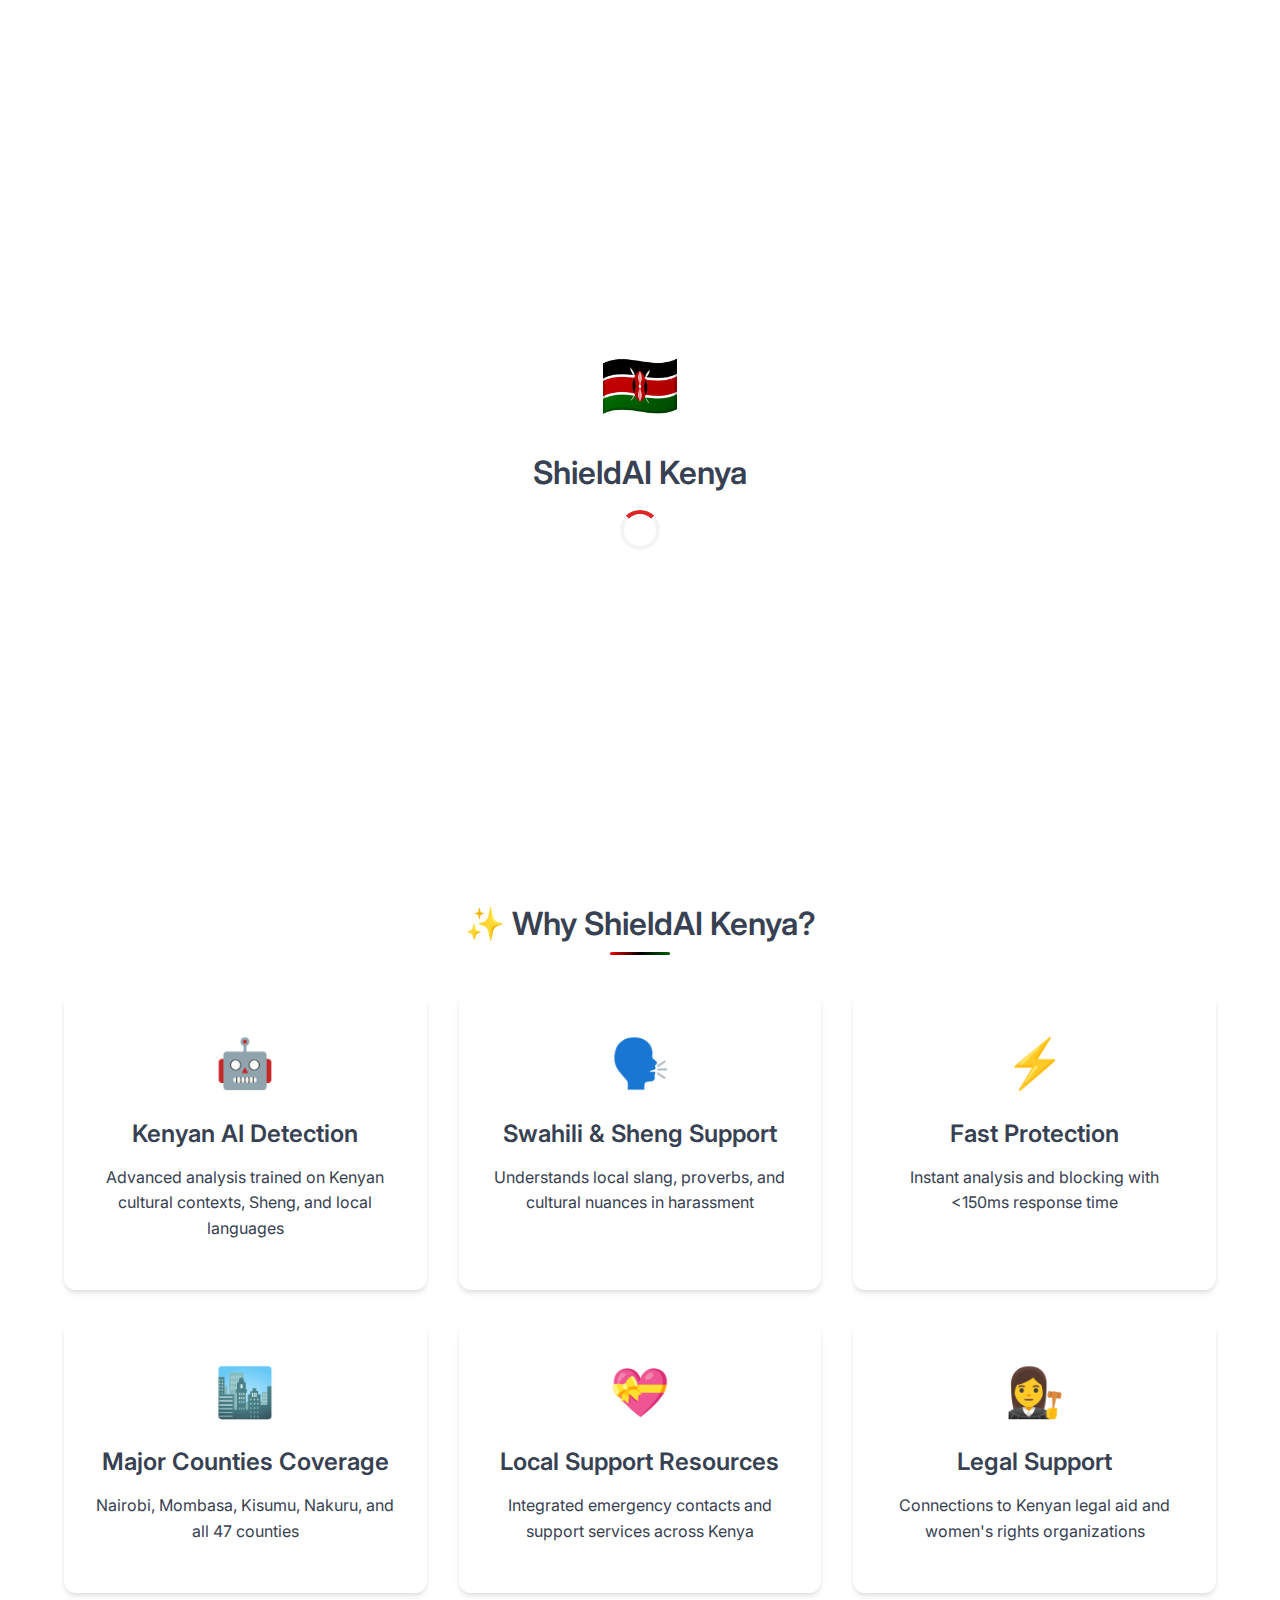
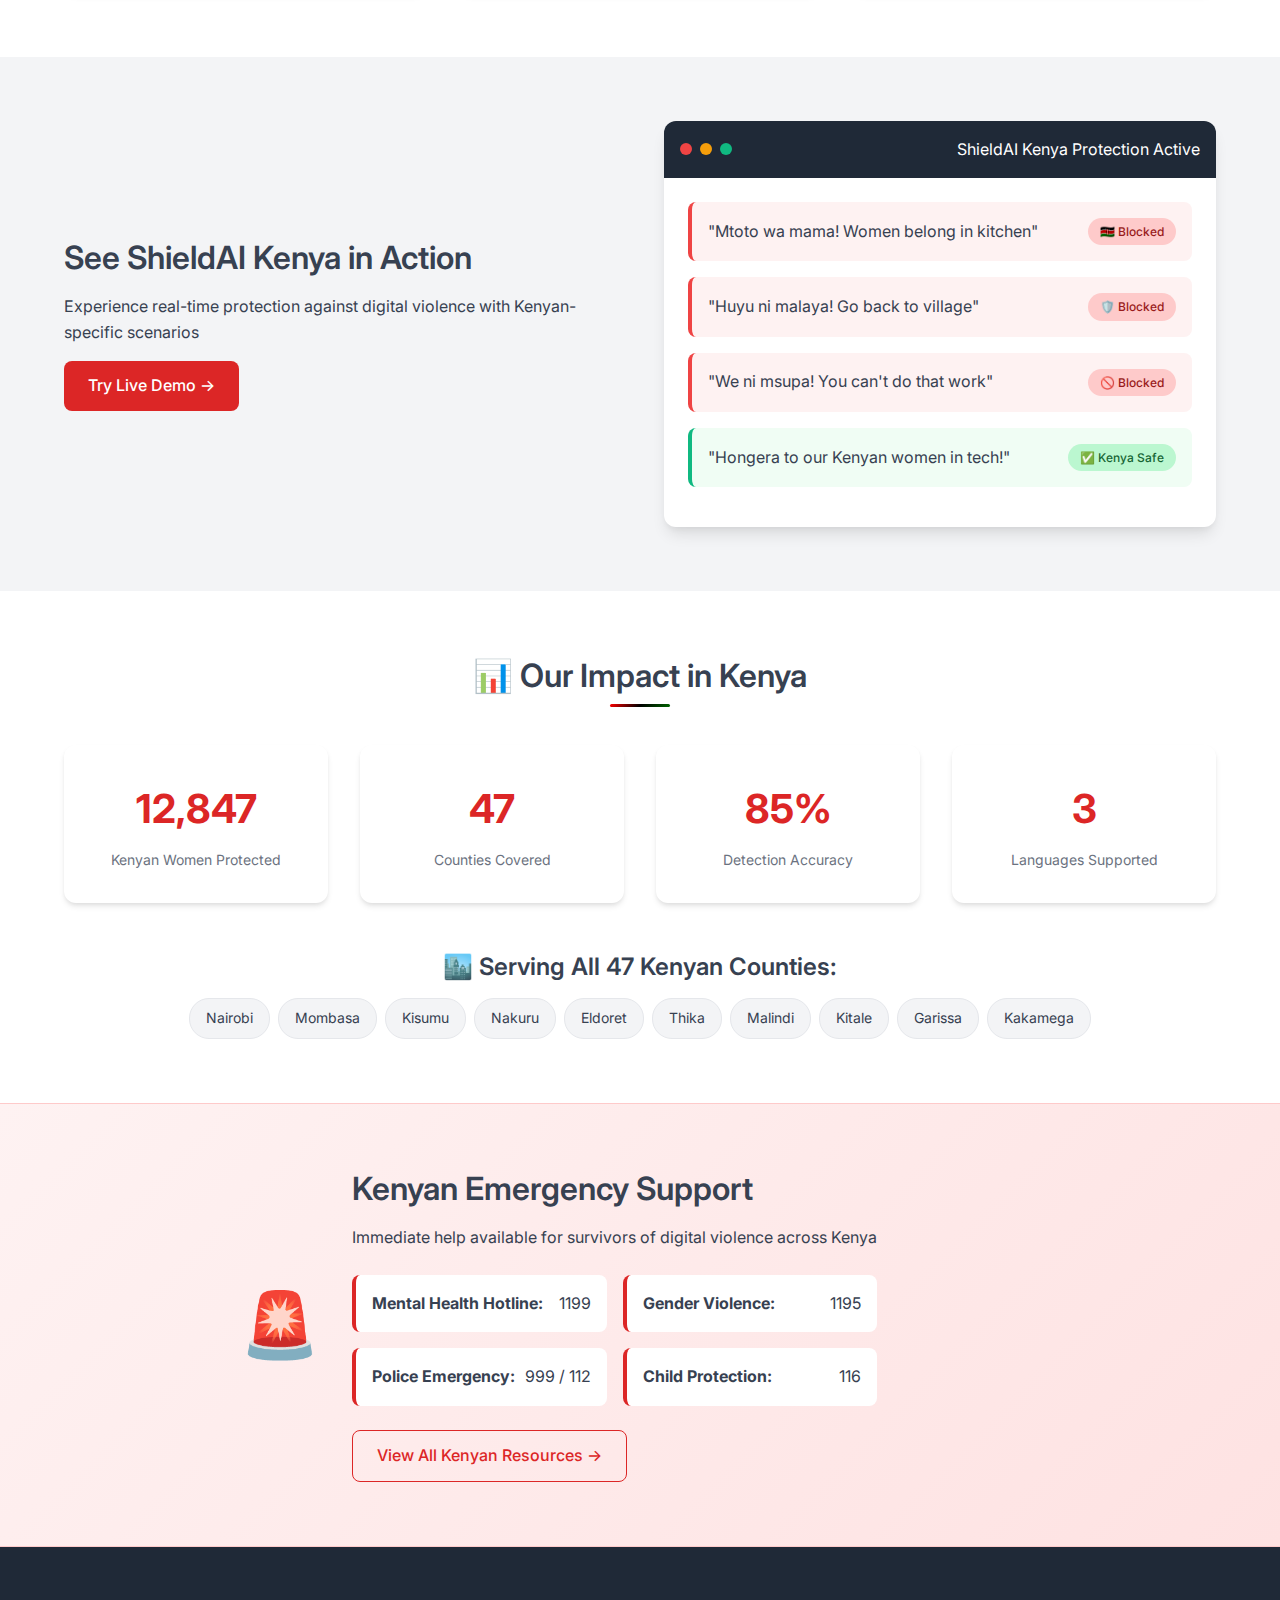
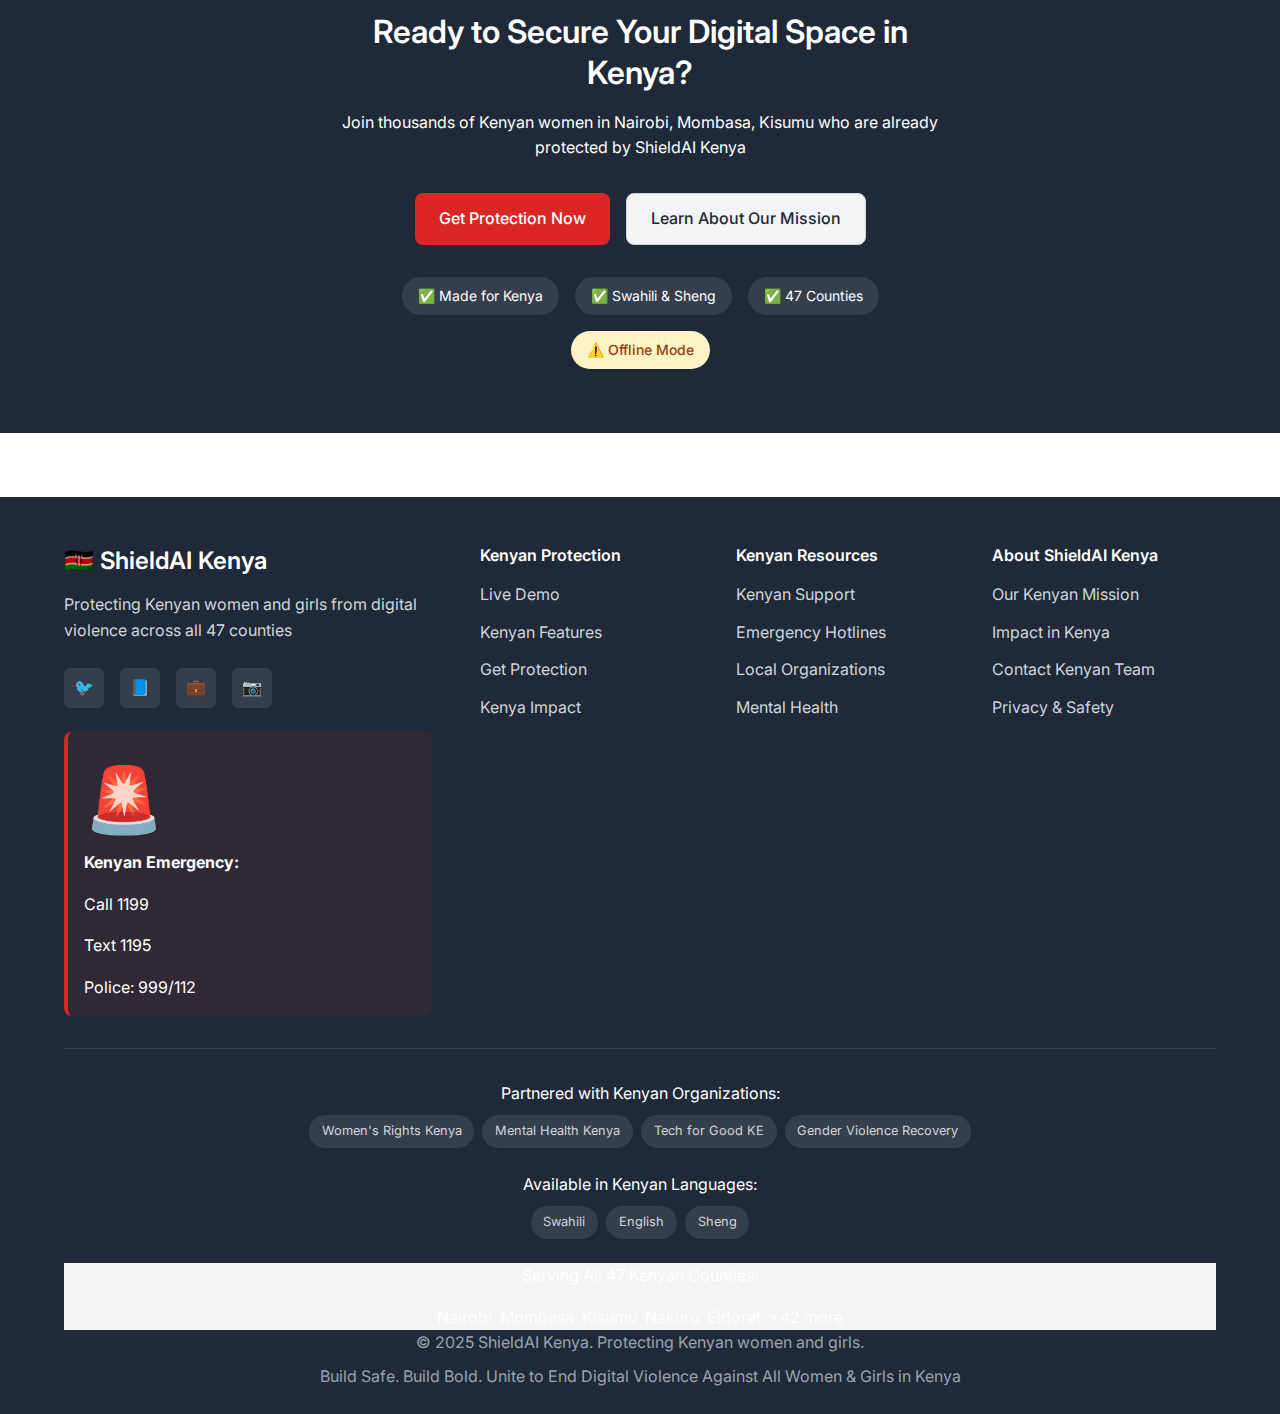
<file: shieldai/frontend/index.html>
<!DOCTYPE html>
<html lang="en">
<head>
    <meta charset="UTF-8">
    <meta name="viewport" content="width=device-width, initial-scale=1.0">
    <title>ShieldAI Kenya - Protecting Kenyan Women & Girls from Digital Violence</title>
    <link href="https://fonts.googleapis.com/css2?family=Inter:wght@300;400;500;600;700&display=swap" rel="stylesheet">
    <style>
        /* Reset and Base Styles */
        * {
            margin: 0;
            padding: 0;
            box-sizing: border-box;
        }

        :root {
            --kenya-red: #FF0000;
            --kenya-black: #000000;
            --kenya-green: #006600;
            --kenya-gold: #FFD700;
            --kenya-light: #F8F9FA;
            --kenya-dark: #1A1A1A;
            --kenya-gradient: linear-gradient(135deg, #FF0000 0%, #000000 50%, #006600 100%);
            --primary: #DC2626;
            --primary-dark: #B91C1C;
            --secondary: #1E40AF;
            --light: #F3F4F6;
            --dark: #1F2937;
            --text: #374151;
            --text-light: #6B7280;
            --white: #FFFFFF;
            --shadow: 0 4px 6px -1px rgba(0, 0, 0, 0.1), 0 2px 4px -1px rgba(0, 0, 0, 0.06);
            --shadow-lg: 0 10px 15px -3px rgba(0, 0, 0, 0.1), 0 4px 6px -2px rgba(0, 0, 0, 0.05);
        }

        body {
            font-family: 'Inter', sans-serif;
            line-height: 1.6;
            color: var(--text);
            background-color: var(--white);
        }

        .container {
            max-width: 1200px;
            margin: 0 auto;
            padding: 0 1.5rem;
        }

        section {
            padding: 4rem 0;
        }

        h1, h2, h3, h4, h5, h6 {
            font-weight: 600;
            line-height: 1.3;
            margin-bottom: 1rem;
        }

        h1 {
            font-size: 2.5rem;
        }

        h2 {
            font-size: 2rem;
        }

        h3 {
            font-size: 1.5rem;
        }

        p {
            margin-bottom: 1rem;
        }

        a {
            color: var(--primary);
            text-decoration: none;
            transition: color 0.3s ease;
        }

        a:hover {
            color: var(--primary-dark);
        }

        .btn {
            display: inline-flex;
            align-items: center;
            gap: 0.5rem;
            padding: 0.75rem 1.5rem;
            border-radius: 8px;
            font-weight: 500;
            text-decoration: none;
            transition: all 0.3s ease;
            cursor: pointer;
            border: none;
            font-family: inherit;
        }

        .btn-primary {
            background: var(--primary);
            color: var(--white);
        }

        .btn-primary:hover {
            background: var(--primary-dark);
            color: var(--white);
            transform: translateY(-2px);
            box-shadow: var(--shadow-lg);
        }

        .btn-secondary {
            background: var(--light);
            color: var(--dark);
            border: 1px solid #D1D5DB;
        }

        .btn-secondary:hover {
            background: #E5E7EB;
            transform: translateY(-2px);
            box-shadow: var(--shadow);
        }

        .btn-outline {
            background: transparent;
            color: var(--primary);
            border: 1px solid var(--primary);
        }

        .btn-outline:hover {
            background: var(--primary);
            color: var(--white);
        }

        .section-title {
            text-align: center;
            margin-bottom: 3rem;
            position: relative;
        }

        .section-title::after {
            content: '';
            position: absolute;
            bottom: -10px;
            left: 50%;
            transform: translateX(-50%);
            width: 60px;
            height: 3px;
            background: var(--kenya-gradient);
            border-radius: 2px;
        }

        .kenya-badge {
            display: inline-flex;
            align-items: center;
            gap: 0.5rem;
            background: var(--kenya-light);
            color: var(--kenya-dark);
            padding: 0.5rem 1rem;
            border-radius: 20px;
            font-weight: 500;
            margin-bottom: 1rem;
            border: 1px solid #E5E7EB;
        }

        .text-center {
            text-align: center;
        }

        /* Loading Screen */
        .loading-screen {
            position: fixed;
            top: 0;
            left: 0;
            width: 100%;
            height: 100%;
            background: var(--white);
            display: flex;
            align-items: center;
            justify-content: center;
            z-index: 9999;
            transition: opacity 0.5s ease;
        }

        .loading-content {
            text-align: center;
        }

        .loading-logo {
            font-size: 4rem;
            margin-bottom: 1rem;
        }

        .loading-spinner {
            width: 40px;
            height: 40px;
            border: 4px solid var(--light);
            border-top: 4px solid var(--primary);
            border-radius: 50%;
            margin: 1rem auto;
            animation: spin 1s linear infinite;
        }

        @keyframes spin {
            0% { transform: rotate(0deg); }
            100% { transform: rotate(360deg); }
        }

        /* Header Styles */
        .header {
            background: var(--white);
            border-bottom: 1px solid #E5E7EB;
            padding: 1rem 0;
            position: fixed;
            top: 0;
            left: 0;
            right: 0;
            z-index: 1000;
            transition: all 0.3s ease;
            backdrop-filter: blur(10px);
        }

        .header.scrolled {
            background: rgba(255, 255, 255, 0.95);
            box-shadow: var(--shadow);
        }

        .nav {
            display: flex;
            justify-content: space-between;
            align-items: center;
        }

        .logo {
            display: flex;
            align-items: center;
            gap: 0.75rem;
        }

        .logo h1 {
            font-size: 1.5rem;
            font-weight: 700;
            color: var(--dark);
            margin: 0;
        }

        .logo span {
            font-size: 0.875rem;
            color: var(--text-light);
        }

        .nav-links {
            display: flex;
            gap: 2rem;
            align-items: center;
        }

        .nav-link {
            color: var(--text);
            text-decoration: none;
            font-weight: 500;
            transition: all 0.3s ease;
            position: relative;
            padding: 0.5rem 0;
        }

        .nav-link:hover,
        .nav-link.active {
            color: var(--primary);
        }

        .nav-link::after {
            content: '';
            position: absolute;
            bottom: 0;
            left: 0;
            width: 0;
            height: 2px;
            background: var(--primary);
            transition: width 0.3s ease;
        }

        .nav-link:hover::after,
        .nav-link.active::after {
            width: 100%;
        }

        .mobile-menu-btn {
            display: none;
            flex-direction: column;
            background: none;
            border: none;
            cursor: pointer;
            padding: 0.5rem;
            width: 30px;
            height: 30px;
            justify-content: space-between;
        }

        .mobile-menu-btn span {
            width: 100%;
            height: 2px;
            background: var(--dark);
            transition: all 0.3s ease;
            border-radius: 1px;
        }

        /* Hero Section */
        .hero {
            padding-top: 8rem;
            padding-bottom: 4rem;
            background: linear-gradient(135deg, #F8FAFC 0%, #F1F5F9 100%);
            position: relative;
            overflow: hidden;
        }

        .hero-background {
            position: absolute;
            top: 0;
            left: 0;
            right: 0;
            bottom: 0;
            background: url('data:image/svg+xml,<svg xmlns="http://www.w3.org/2000/svg" viewBox="0 0 1000 1000" opacity="0.05"><path fill="%23DC2626" d="M500,250c138.07,0,250,111.93,250,250S638.07,750,500,750S250,638.07,250,500S361.93,250,500,250z"/></svg>') no-repeat center center;
            background-size: cover;
        }

        .hero-content {
            position: relative;
            z-index: 1;
            text-align: center;
            max-width: 800px;
            margin: 0 auto;
        }

        .hero-title {
            font-size: 3rem;
            font-weight: 700;
            margin-bottom: 1.5rem;
            color: var(--dark);
        }

        .hero-subtitle {
            font-size: 1.25rem;
            color: var(--text-light);
            margin-bottom: 2.5rem;
        }

        .hero-actions {
            display: flex;
            gap: 1rem;
            justify-content: center;
            margin-bottom: 3rem;
            flex-wrap: wrap;
        }

        .hero-stats {
            display: flex;
            justify-content: center;
            gap: 3rem;
            flex-wrap: wrap;
        }

        .stat {
            text-align: center;
        }

        .stat-number {
            display: block;
            font-size: 2rem;
            font-weight: 700;
            color: var(--primary);
        }

        .stat-label {
            font-size: 0.875rem;
            color: var(--text-light);
        }

        /* Features Grid */
        .kenya-feature-grid {
            display: grid;
            grid-template-columns: repeat(auto-fit, minmax(300px, 1fr));
            gap: 2rem;
        }

        .feature-card {
            background: var(--white);
            padding: 2rem;
            border-radius: 12px;
            box-shadow: var(--shadow);
            text-align: center;
            transition: transform 0.3s ease, box-shadow 0.3s ease;
        }

        .feature-card:hover {
            transform: translateY(-5px);
            box-shadow: var(--shadow-lg);
        }

        .feature-icon {
            font-size: 3rem;
            margin-bottom: 1rem;
        }

        /* Demo Preview */
        .demo-preview {
            background: var(--light);
        }

        .preview-content {
            display: grid;
            grid-template-columns: 1fr 1fr;
            gap: 3rem;
            align-items: center;
        }

        .demo-window {
            background: var(--white);
            border-radius: 12px;
            overflow: hidden;
            box-shadow: var(--shadow-lg);
        }

        .window-header {
            background: var(--dark);
            color: var(--white);
            padding: 1rem;
            display: flex;
            align-items: center;
            justify-content: space-between;
        }

        .window-controls {
            display: flex;
            gap: 0.5rem;
        }

        .window-controls span {
            width: 12px;
            height: 12px;
            border-radius: 50%;
            background: #EF4444;
        }

        .window-controls span:nth-child(2) {
            background: #F59E0B;
        }

        .window-controls span:nth-child(3) {
            background: #10B981;
        }

        .demo-content {
            padding: 1.5rem;
        }

        .message {
            padding: 1rem;
            margin-bottom: 1rem;
            border-radius: 8px;
            display: flex;
            justify-content: space-between;
            align-items: center;
        }

        .message.toxic {
            background: #FEF2F2;
            border-left: 4px solid #EF4444;
        }

        .message.safe {
            background: #F0FDF4;
            border-left: 4px solid #10B981;
        }

        .shield-badge {
            padding: 0.25rem 0.75rem;
            border-radius: 20px;
            font-size: 0.75rem;
            font-weight: 500;
        }

        .message.toxic .shield-badge {
            background: #FECACA;
            color: #991B1B;
        }

        .message.safe .shield-badge {
            background: #BBF7D0;
            color: #166534;
        }

        /* Impact Stats */
        .stats-grid {
            display: grid;
            grid-template-columns: repeat(auto-fit, minmax(200px, 1fr));
            gap: 2rem;
            margin-bottom: 3rem;
        }

        .stat-card {
            background: var(--white);
            padding: 2rem;
            border-radius: 12px;
            box-shadow: var(--shadow);
            text-align: center;
        }

        .stat-card .stat-number {
            font-size: 2.5rem;
            margin-bottom: 0.5rem;
        }

        .kenyan-counties {
            text-align: center;
        }

        .counties-list {
            display: flex;
            flex-wrap: wrap;
            gap: 0.5rem;
            justify-content: center;
            margin-top: 1rem;
        }

        .county-tag {
            background: var(--light);
            color: var(--text);
            padding: 0.5rem 1rem;
            border-radius: 20px;
            font-size: 0.875rem;
            border: 1px solid #E5E7EB;
        }

        /* Emergency Section */
        .emergency-section {
            background: linear-gradient(135deg, #FEF2F2 0%, #FEE2E2 100%);
            border-top: 1px solid #FECACA;
            border-bottom: 1px solid #FECACA;
        }

        .emergency-content {
            display: flex;
            align-items: center;
            gap: 2rem;
            max-width: 800px;
            margin: 0 auto;
        }

        .emergency-icon {
            font-size: 4rem;
        }

        .emergency-contacts {
            display: grid;
            grid-template-columns: 1fr 1fr;
            gap: 1rem;
            margin: 1.5rem 0;
        }

        .contact-item {
            padding: 0.75rem;
            background: var(--white);
            border-radius: 8px;
            border-left: 4px solid var(--primary);
        }

        /* CTA Section */
        .cta-section {
            background: var(--dark);
            color: var(--white);
            text-align: center;
        }

        .cta-content {
            max-width: 600px;
            margin: 0 auto;
        }

        .cta-actions {
            display: flex;
            gap: 1rem;
            justify-content: center;
            margin: 2rem 0;
            flex-wrap: wrap;
        }

        .trust-badges {
            display: flex;
            gap: 1rem;
            justify-content: center;
            flex-wrap: wrap;
        }

        .badge {
            background: rgba(255, 255, 255, 0.1);
            padding: 0.5rem 1rem;
            border-radius: 20px;
            font-size: 0.875rem;
        }

        /* Footer */
        .footer {
            background: var(--dark);
            color: var(--white);
            padding: 3rem 0 1rem;
        }

        .footer-content {
            display: grid;
            grid-template-columns: 1fr 2fr;
            gap: 3rem;
            margin-bottom: 2rem;
        }

        .footer-brand h3 {
            color: var(--white);
            margin-bottom: 1rem;
        }

        .footer-brand p {
            color: #D1D5DB;
            margin-bottom: 1.5rem;
        }

        .social-links {
            display: flex;
            gap: 1rem;
            margin-bottom: 1.5rem;
        }

        .social-links a {
            display: flex;
            align-items: center;
            justify-content: center;
            width: 40px;
            height: 40px;
            background: rgba(255, 255, 255, 0.1);
            border-radius: 6px;
            color: #D1D5DB;
            transition: all 0.3s ease;
        }

        .social-links a:hover {
            background: rgba(255, 255, 255, 0.2);
            color: var(--white);
        }

        .kenya-emergency-footer {
            background: rgba(220, 38, 38, 0.1);
            padding: 1rem;
            border-radius: 8px;
            border-left: 4px solid #DC2626;
        }

        .footer-links {
            display: grid;
            grid-template-columns: repeat(3, 1fr);
            gap: 2rem;
        }

        .footer-column h4 {
            color: var(--white);
            margin-bottom: 1rem;
        }

        .footer-column a {
            display: block;
            color: #D1D5DB;
            margin-bottom: 0.75rem;
            transition: color 0.3s ease;
        }

        .footer-column a:hover {
            color: var(--white);
        }

        .footer-bottom {
            border-top: 1px solid #374151;
            padding-top: 2rem;
            text-align: center;
        }

        .kenya-partners, .language-support {
            margin-bottom: 1.5rem;
        }

        .partners-list, .languages-list {
            display: flex;
            flex-wrap: wrap;
            gap: 0.5rem;
            justify-content: center;
            margin-top: 0.5rem;
        }

        .partners-list span, .languages-list span {
            background: rgba(255, 255, 255, 0.1);
            color: #D1D5DB;
            padding: 0.4rem 0.8rem;
            border-radius: 20px;
            font-size: 0.8rem;
        }

        .footer-bottom p {
            color: #9CA3AF;
            margin-bottom: 0.5rem;
        }

        /* Page Sections */
        .page-section {
            display: none;
            padding-top: 6rem;
        }

        .page-section.active {
            display: block;
        }

        /* About Page Styles */
        .about-hero {
            padding-top: 8rem;
            padding-bottom: 4rem;
            background: linear-gradient(135deg, #F0FDF4 0%, #DCFCE7 100%);
            text-align: center;
        }

        .kenya-emergency-about {
            background: #FEF2F2;
            padding: 1.5rem 0;
            border-top: 1px solid #FECACA;
            border-bottom: 1px solid #FECACA;
        }

        .mission-section {
            background: var(--white);
        }

        .mission-content {
            display: grid;
            grid-template-columns: 2fr 1fr;
            gap: 3rem;
            align-items: center;
        }

        .mission-stats {
            display: flex;
            flex-direction: column;
            gap: 2rem;
        }

        .mission-stats .stat {
            text-align: left;
            display: flex;
            flex-direction: column;
            align-items: flex-start;
        }

        .story-section {
            background: var(--light);
        }

        .story-timeline {
            max-width: 800px;
            margin: 0 auto;
            position: relative;
        }

        .story-timeline::before {
            content: '';
            position: absolute;
            top: 0;
            bottom: 0;
            left: 30px;
            width: 2px;
            background: var(--primary);
        }

        .timeline-item {
            display: flex;
            margin-bottom: 3rem;
            position: relative;
        }

        .timeline-date {
            width: 60px;
            text-align: center;
            font-weight: 600;
            color: var(--primary);
            margin-right: 2rem;
        }

        .timeline-content {
            flex: 1;
            background: var(--white);
            padding: 1.5rem;
            border-radius: 8px;
            box-shadow: var(--shadow);
        }

        .team-section {
            background: var(--white);
        }

        .team-grid {
            display: grid;
            grid-template-columns: repeat(auto-fit, minmax(300px, 1fr));
            gap: 2rem;
        }

        .team-member {
            background: var(--white);
            border-radius: 12px;
            overflow: hidden;
            box-shadow: var(--shadow);
            transition: transform 0.3s ease, box-shadow 0.3s ease;
        }

        .team-member:hover {
            transform: translateY(-5px);
            box-shadow: var(--shadow-lg);
        }

        .member-photo {
            height: 200px;
            background: var(--light);
            display: flex;
            align-items: center;
            justify-content: center;
            font-size: 4rem;
        }

        .member-info {
            padding: 1.5rem;
        }

        .member-role {
            color: var(--primary);
            font-weight: 500;
            margin-bottom: 1rem;
        }

        .member-bio {
            margin-bottom: 1.5rem;
            color: var(--text-light);
        }

        .member-skills {
            display: flex;
            flex-wrap: wrap;
            gap: 0.5rem;
        }

        .skill {
            background: var(--light);
            color: var(--text);
            padding: 0.25rem 0.75rem;
            border-radius: 20px;
            font-size: 0.75rem;
        }

        .values-section {
            background: var(--light);
        }

        .values-grid {
            display: grid;
            grid-template-columns: repeat(auto-fit, minmax(250px, 1fr));
            gap: 2rem;
        }

        .value-card {
            background: var(--white);
            padding: 2rem;
            border-radius: 12px;
            box-shadow: var(--shadow);
            text-align: center;
            transition: transform 0.3s ease, box-shadow 0.3s ease;
        }

        .value-card:hover {
            transform: translateY(-5px);
            box-shadow: var(--shadow-lg);
        }

        .value-icon {
            font-size: 3rem;
            margin-bottom: 1rem;
        }

        .technology-section {
            background: var(--white);
        }

        .tech-details {
            display: grid;
            grid-template-columns: 1fr 1fr;
            gap: 3rem;
        }

        .tech-stack, .tech-features {
            background: var(--light);
            padding: 2rem;
            border-radius: 12px;
        }

        .stack-list {
            display: flex;
            flex-direction: column;
            gap: 1rem;
        }

        .stack-item {
            padding: 1rem;
            background: var(--white);
            border-radius: 8px;
            border-left: 4px solid var(--primary);
        }

        .tech-features ul {
            list-style-type: none;
        }

        .tech-features li {
            padding: 0.5rem 0;
            position: relative;
            padding-left: 1.5rem;
        }

        .tech-features li::before {
            content: '✓';
            position: absolute;
            left: 0;
            color: var(--primary);
            font-weight: bold;
        }

        .impact-section {
            background: var(--light);
        }

        .impact-metrics {
            display: grid;
            grid-template-columns: repeat(auto-fit, minmax(200px, 1fr));
            gap: 2rem;
            margin-bottom: 3rem;
        }

        .impact-card {
            background: var(--white);
            padding: 2rem;
            border-radius: 12px;
            box-shadow: var(--shadow);
            text-align: center;
        }

        .impact-number {
            font-size: 2.5rem;
            font-weight: 700;
            color: var(--primary);
            margin-bottom: 0.5rem;
        }

        .kenya-cities-impact {
            text-align: center;
        }

        .cities-container {
            display: flex;
            flex-wrap: wrap;
            gap: 0.5rem;
            justify-content: center;
            margin-top: 1rem;
        }

        .city-badge {
            background: var(--white);
            color: var(--text);
            padding: 0.5rem 1rem;
            border-radius: 20px;
            font-size: 0.875rem;
            box-shadow: var(--shadow);
        }

        .contact-section {
            background: var(--white);
        }

        .contact-content {
            display: grid;
            grid-template-columns: 2fr 1fr;
            gap: 3rem;
        }

        .contact-methods {
            display: flex;
            flex-direction: column;
            gap: 1.5rem;
            margin: 1.5rem 0;
        }

        .contact-method {
            padding: 1rem;
            background: var(--light);
            border-radius: 8px;
        }

        .contact-actions {
            display: flex;
            flex-direction: column;
            gap: 1rem;
        }

        /* Demo Page Styles */
        .demo-hero {
            padding-top: 8rem;
            padding-bottom: 4rem;
            background: linear-gradient(135deg, #EFF6FF 0%, #DBEAFE 100%);
            text-align: center;
        }

        .africa-emergency-demo {
            background: #FEF2F2;
            padding: 1.5rem 0;
            border-top: 1px solid #FECACA;
            border-bottom: 1px solid #FECACA;
        }

        .region-selector-section {
            background: var(--white);
            padding: 2rem 0;
        }

        .region-selector {
            display: flex;
            gap: 1rem;
            justify-content: center;
            flex-wrap: wrap;
            margin-top: 1rem;
        }

        .region-btn {
            padding: 0.75rem 1.5rem;
            background: var(--light);
            border: 1px solid #D1D5DB;
            border-radius: 8px;
            cursor: pointer;
            transition: all 0.3s ease;
        }

        .region-btn.active, .region-btn:hover {
            background: var(--primary);
            color: var(--white);
        }

        .scenarios-section {
            background: var(--light);
        }

        .section-subtitle {
            text-align: center;
            color: var(--text-light);
            margin-bottom: 3rem;
        }

        .scenarios-grid {
            display: grid;
            grid-template-columns: repeat(auto-fit, minmax(250px, 1fr));
            gap: 2rem;
        }

        .scenario-card {
            background: var(--white);
            padding: 2rem;
            border-radius: 12px;
            box-shadow: var(--shadow);
            text-align: center;
            transition: transform 0.3s ease, box-shadow 0.3s ease;
            cursor: pointer;
        }

        .scenario-card:hover {
            transform: translateY(-5px);
            box-shadow: var(--shadow-lg);
        }

        .scenario-icon {
            font-size: 3rem;
            margin-bottom: 1rem;
        }

        .language-badge {
            display: inline-block;
            background: var(--light);
            color: var(--text);
            padding: 0.25rem 0.75rem;
            border-radius: 20px;
            font-size: 0.75rem;
            margin: 1rem 0;
        }

        .demo-section {
            background: var(--white);
        }

        .demo-container {
            border: 1px solid #E5E7EB;
            border-radius: 12px;
            overflow: hidden;
        }

        .demo-controls {
            background: var(--light);
            padding: 1.5rem;
            display: flex;
            justify-content: space-between;
            align-items: center;
            flex-wrap: wrap;
            gap: 1rem;
        }

        .platform-selector {
            display: flex;
            align-items: center;
            gap: 1rem;
        }

        .platform-selector select {
            padding: 0.5rem;
            border: 1px solid #D1D5DB;
            border-radius: 6px;
            background: var(--white);
        }

        .demo-stats {
            display: flex;
            gap: 1.5rem;
        }

        .demo-stats .stat {
            text-align: center;
        }

        .platform-container {
            padding: 2rem;
            background: var(--white);
            min-height: 500px;
        }

        .platform-simulation {
            display: none;
        }

        .platform-simulation.active {
            display: block;
        }

        .analysis-results {
            background: var(--light);
            padding: 1.5rem;
            border-top: 1px solid #E5E7EB;
        }

        /* Extension Page Styles */
        .download-hero {
            padding-top: 8rem;
            padding-bottom: 4rem;
            background: linear-gradient(135deg, #F0FDF4 0%, #DCFCE7 100%);
            text-align: center;
        }

        .download-btn {
            display: inline-block;
            background: var(--primary);
            color: var(--white);
            padding: 1rem 2rem;
            border-radius: 8px;
            font-weight: 600;
            font-size: 1.125rem;
            margin: 2rem 0;
            transition: all 0.3s ease;
        }

        .download-btn:hover {
            background: var(--primary-dark);
            transform: translateY(-2px);
            box-shadow: var(--shadow-lg);
        }

        .hero-stats {
            display: flex;
            justify-content: center;
            gap: 3rem;
            flex-wrap: wrap;
        }

        .browser-support-section {
            background: var(--white);
        }

        .browser-support {
            display: grid;
            grid-template-columns: repeat(auto-fit, minmax(200px, 1fr));
            gap: 2rem;
        }

        .browser-card {
            background: var(--white);
            padding: 2rem;
            border-radius: 12px;
            box-shadow: var(--shadow);
            text-align: center;
            transition: transform 0.3s ease, box-shadow 0.3s ease;
        }

        .browser-card:hover {
            transform: translateY(-5px);
            box-shadow: var(--shadow-lg);
        }

        .browser-icon {
            font-size: 3rem;
            margin-bottom: 1rem;
        }

        .browser-status {
            padding: 0.5rem 1rem;
            border-radius: 20px;
            font-size: 0.875rem;
            font-weight: 500;
            margin-top: 1rem;
        }

        .status-available {
            background: #DCFCE7;
            color: #166534;
        }

        .status-coming {
            background: #FEF3C7;
            color: #92400E;
        }

        .installation-steps {
            background: var(--light);
        }

        .download-steps {
            display: grid;
            grid-template-columns: repeat(auto-fit, minmax(300px, 1fr));
            gap: 2rem;
        }

        .step {
            background: var(--white);
            padding: 2rem;
            border-radius: 12px;
            box-shadow: var(--shadow);
        }

        .step-number {
            width: 40px;
            height: 40px;
            background: var(--primary);
            color: var(--white);
            border-radius: 50%;
            display: flex;
            align-items: center;
            justify-content: center;
            font-weight: 600;
            margin-bottom: 1rem;
        }

        .code-block {
            background: var(--dark);
            color: var(--white);
            padding: 1rem;
            border-radius: 6px;
            margin: 1rem 0;
            font-family: monospace;
        }

        .platform-features {
            display: grid;
            grid-template-columns: 1fr 1fr;
            gap: 1rem;
            margin-top: 1rem;
        }

        .platform-feature {
            padding: 1rem;
            background: var(--light);
            border-radius: 8px;
        }

        .video-guide {
            background: var(--white);
        }

        .video-placeholder {
            background: var(--light);
            border-radius: 12px;
            padding: 3rem;
            text-align: center;
        }

        .video-icon {
            font-size: 4rem;
            margin-bottom: 1rem;
        }

        .troubleshooting {
            background: var(--light);
        }

        .faq-grid {
            display: grid;
            grid-template-columns: repeat(auto-fit, minmax(300px, 1fr));
            gap: 2rem;
        }

        .faq-item {
            background: var(--white);
            padding: 2rem;
            border-radius: 12px;
            box-shadow: var(--shadow);
        }

        /* Features Page Styles */
        .page-hero {
            padding-top: 8rem;
            padding-bottom: 4rem;
            text-align: center;
        }

        .kenya-emergency-feature {
            background: #FEF2F2;
            padding: 2rem 0;
            border-top: 1px solid #FECACA;
            border-bottom: 1px solid #FECACA;
        }

        .emergency-numbers {
            display: grid;
            grid-template-columns: repeat(auto-fit, minmax(200px, 1fr));
            gap: 1rem;
            margin-top: 1rem;
        }

        .emergency-number {
            padding: 1rem;
            background: var(--white);
            border-radius: 8px;
            text-align: center;
            border-left: 4px solid var(--primary);
        }

        .kenya-languages {
            background: var(--white);
        }

        .languages-grid {
            display: grid;
            grid-template-columns: repeat(auto-fit, minmax(200px, 1fr));
            gap: 2rem;
            margin-top: 2rem;
        }

        .language-item {
            background: var(--light);
            padding: 1.5rem;
            border-radius: 8px;
            text-align: center;
        }

        .county-coverage {
            background: var(--light);
        }

        .county-stats {
            display: grid;
            grid-template-columns: repeat(auto-fit, minmax(200px, 1fr));
            gap: 2rem;
            margin-top: 2rem;
        }

        .county-stat {
            background: var(--white);
            padding: 2rem;
            border-radius: 12px;
            box-shadow: var(--shadow);
            text-align: center;
        }

        .features-main {
            background: var(--white);
        }

        .feature-category {
            margin-bottom: 4rem;
        }

        .features-grid {
            display: flex;
            flex-direction: column;
            gap: 2rem;
        }

        .feature-detail {
            display: grid;
            grid-template-columns: auto 1fr;
            gap: 2rem;
            background: var(--light);
            padding: 2rem;
            border-radius: 12px;
        }

        .feature-detail .feature-icon {
            font-size: 2.5rem;
            margin: 0;
        }

        .feature-content ul {
            list-style-type: none;
            margin-top: 1rem;
        }

        .feature-content li {
            padding: 0.5rem 0;
            position: relative;
            padding-left: 1.5rem;
        }

        .feature-content li::before {
            content: '✓';
            position: absolute;
            left: 0;
            color: var(--primary);
            font-weight: bold;
        }

        .kenya-regions-features {
            background: var(--light);
        }

        .counties-grid {
            display: grid;
            grid-template-columns: repeat(auto-fit, minmax(250px, 1fr));
            gap: 2rem;
        }

        .county-feature {
            background: var(--white);
            padding: 1.5rem;
            border-radius: 8px;
            box-shadow: var(--shadow);
        }

        .tech-stack {
            background: var(--white);
        }

        .tech-grid {
            display: grid;
            grid-template-columns: repeat(auto-fit, minmax(250px, 1fr));
            gap: 2rem;
        }

        .tech-item {
            background: var(--light);
            padding: 2rem;
            border-radius: 12px;
            text-align: center;
        }

        .tech-icon {
            font-size: 3rem;
            margin-bottom: 1rem;
        }

        /* Resources Page Styles */
        .emergency-hero {
            background: linear-gradient(135deg, #FEF2F2 0%, #FECACA 100%);
        }

        .emergency-card {
            background: var(--white);
            border-radius: 12px;
            padding: 2rem;
            box-shadow: var(--shadow-lg);
            max-width: 600px;
            margin: 0 auto;
        }

        .emergency-card.critical {
            border-left: 6px solid #EF4444;
        }

        .contact-list {
            display: flex;
            flex-direction: column;
            gap: 1rem;
            margin-top: 1.5rem;
        }

        .contact-item {
            display: flex;
            justify-content: space-between;
            padding: 1rem;
            background: var(--light);
            border-radius: 8px;
        }

        .quick-help {
            background: var(--white);
        }

        .help-steps {
            display: grid;
            grid-template-columns: repeat(auto-fit, minmax(250px, 1fr));
            gap: 2rem;
        }

        .help-step {
            display: flex;
            gap: 1.5rem;
        }

        .step-number {
            width: 40px;
            height: 40px;
            background: var(--primary);
            color: var(--white);
            border-radius: 50%;
            display: flex;
            align-items: center;
            justify-content: center;
            font-weight: 600;
            flex-shrink: 0;
        }

        .support-orgs {
            background: var(--light);
        }

        .orgs-grid {
            display: grid;
            grid-template-columns: repeat(auto-fit, minmax(300px, 1fr));
            gap: 2rem;
        }

        .org-card {
            background: var(--white);
            padding: 2rem;
            border-radius: 12px;
            box-shadow: var(--shadow);
        }

        .org-icon {
            font-size: 2.5rem;
            margin-bottom: 1rem;
        }

        .org-contact {
            margin-top: 1.5rem;
            display: flex;
            flex-direction: column;
            gap: 0.5rem;
        }

        .regional-support {
            background: var(--white);
        }

        .regional-grid {
            display: grid;
            grid-template-columns: repeat(auto-fit, minmax(250px, 1fr));
            gap: 2rem;
        }

        .region-card {
            background: var(--light);
            padding: 2rem;
            border-radius: 12px;
        }

        .region-card ul {
            list-style-type: none;
            margin-top: 1rem;
        }

        .region-card li {
            padding: 0.5rem 0;
            border-bottom: 1px solid #E5E7EB;
        }

        .region-card li:last-child {
            border-bottom: none;
        }

        .educational-resources {
            background: var(--light);
        }

        .resources-grid {
            display: grid;
            grid-template-columns: repeat(auto-fit, minmax(250px, 1fr));
            gap: 2rem;
        }

        .resource-card {
            background: var(--white);
            padding: 2rem;
            border-radius: 12px;
            box-shadow: var(--shadow);
        }

        .resource-link {
            display: inline-block;
            margin-top: 1rem;
            font-weight: 500;
        }

        .crisis-support {
            background: var(--white);
        }

        .crisis-grid {
            display: grid;
            grid-template-columns: repeat(auto-fit, minmax(300px, 1fr));
            gap: 2rem;
        }

        .crisis-card {
            background: var(--light);
            padding: 2rem;
            border-radius: 12px;
        }

        .crisis-header {
            display: flex;
            align-items: center;
            gap: 1rem;
            margin-bottom: 1.5rem;
        }

        .crisis-icon {
            font-size: 2rem;
        }

        .crisis-contacts {
            list-style-type: none;
        }

        .crisis-contacts li {
            padding: 0.75rem 0;
            border-bottom: 1px solid #D1D5DB;
        }

        .crisis-contacts li:last-child {
            border-bottom: none;
        }

        .legal-info {
            background: var(--light);
        }

        .legal-content {
            display: grid;
            grid-template-columns: 1fr 1fr;
            gap: 3rem;
        }

        .legal-points, .legal-actions {
            background: var(--white);
            padding: 2rem;
            border-radius: 12px;
        }

        .legal-points ul, .legal-actions ol {
            margin-top: 1rem;
        }

        .legal-points li, .legal-actions li {
            padding: 0.5rem 0;
        }

        .safety-planning {
            background: var(--white);
        }

        .safety-tips {
            display: grid;
            grid-template-columns: repeat(auto-fit, minmax(300px, 1fr));
            gap: 2rem;
        }

        .safety-tip {
            background: var(--light);
            padding: 2rem;
            border-radius: 12px;
        }

        .safety-tip ul {
            list-style-type: none;
            margin-top: 1rem;
        }

        .safety-tip li {
            padding: 0.5rem 0;
            position: relative;
            padding-left: 1.5rem;
        }

        .safety-tip li::before {
            content: '•';
            position: absolute;
            left: 0;
            color: var(--primary);
            font-weight: bold;
        }

        .language-support-section {
            background: var(--light);
        }

        .languages-grid {
            display: grid;
            grid-template-columns: repeat(auto-fit, minmax(200px, 1fr));
            gap: 2rem;
        }

        .language-card {
            background: var(--white);
            padding: 2rem;
            border-radius: 12px;
            box-shadow: var(--shadow);
            text-align: center;
        }

        /* Impact Page Styles */
        .impact-hero {
            padding-top: 8rem;
            padding-bottom: 4rem;
            background: linear-gradient(135deg, #EFF6FF 0%, #DBEAFE 100%);
            text-align: center;
        }

        .africa-flag {
            font-size: 4rem;
            margin-bottom: 1rem;
        }

        .page-title {
            font-size: 2.5rem;
            margin-bottom: 1rem;
        }

        .page-subtitle {
            font-size: 1.25rem;
            color: var(--text-light);
            margin-bottom: 2rem;
        }

        .api-status {
            padding: 0.5rem 1rem;
            border-radius: 20px;
            font-size: 0.875rem;
            font-weight: 500;
            display: inline-block;
        }

        .api-live {
            background: #DCFCE7;
            color: #166534;
        }

        .api-offline {
            background: #FEF3C7;
            color: #92400E;
        }

        .impact-stats-grid {
            display: grid;
            grid-template-columns: repeat(auto-fit, minmax(200px, 1fr));
            gap: 2rem;
        }

        .impact-stat-card {
            background: var(--white);
            padding: 2rem;
            border-radius: 12px;
            box-shadow: var(--shadow);
            text-align: center;
        }

        .africa-regions, .top-countries, .platform-stats, .language-support-impact {
            background: var(--white);
            padding: 3rem 0;
        }

        .regions-grid, .countries-grid {
            display: grid;
            grid-template-columns: repeat(auto-fit, minmax(250px, 1fr));
            gap: 2rem;
            margin-top: 2rem;
        }

        .region-card, .country-card {
            background: var(--light);
            padding: 2rem;
            border-radius: 12px;
            text-align: center;
        }

        .language-stats {
            display: grid;
            grid-template-columns: repeat(auto-fit, minmax(150px, 1fr));
            gap: 2rem;
            margin-top: 2rem;
        }

        .language-stat {
            background: var(--light);
            padding: 1.5rem;
            border-radius: 8px;
            text-align: center;
        }

        .africa-emergency {
            background: #FEF2F2;
            padding: 3rem 0;
            border-top: 1px solid #FECACA;
            border-bottom: 1px solid #FECACA;
        }

        .emergency-contacts {
            display: grid;
            grid-template-columns: repeat(auto-fit, minmax(250px, 1fr));
            gap: 1rem;
            margin: 1.5rem 0;
        }

        .contact-item {
            padding: 1rem;
            background: var(--white);
            border-radius: 8px;
            text-align: center;
        }

        .cultural-context {
            background: var(--light);
            padding: 3rem 0;
        }

        .context-grid {
            display: grid;
            grid-template-columns: repeat(auto-fit, minmax(250px, 1fr));
            gap: 2rem;
            margin-top: 2rem;
        }

        .context-card {
            background: var(--white);
            padding: 2rem;
            border-radius: 12px;
            box-shadow: var(--shadow);
        }

        .platform-item {
            margin-bottom: 1.5rem;
        }

        .platform-header {
            display: flex;
            justify-content: space-between;
            margin-bottom: 0.5rem;
        }

        .platform-bar {
            height: 8px;
            background: var(--light);
            border-radius: 4px;
            overflow: hidden;
        }

        .platform-fill {
            height: 100%;
            background: var(--primary);
            border-radius: 4px;
            transition: width 0.5s ease;
        }

        /* Responsive Design */
        @media (max-width: 768px) {
            .container {
                padding: 0 1rem;
            }

            h1 {
                font-size: 2rem;
            }

            h2 {
                font-size: 1.75rem;
            }

            .hero-title {
                font-size: 2rem;
            }

            .hero-actions {
                flex-direction: column;
                align-items: center;
            }

            .btn {
                width: 100%;
                justify-content: center;
            }

            .preview-content {
                grid-template-columns: 1fr;
            }

            .mission-content {
                grid-template-columns: 1fr;
            }

            .contact-content {
                grid-template-columns: 1fr;
            }

            .tech-details {
                grid-template-columns: 1fr;
            }

            .legal-content {
                grid-template-columns: 1fr;
            }

            .footer-content {
                grid-template-columns: 1fr;
            }

            .footer-links {
                grid-template-columns: 1fr;
            }

            .mobile-menu-btn {
                display: flex;
            }

            .nav-links {
                display: none;
                position: absolute;
                top: 100%;
                left: 0;
                right: 0;
                background: var(--white);
                flex-direction: column;
                padding: 1rem;
                box-shadow: var(--shadow-lg);
                border-top: 1px solid #E5E7EB;
            }

            .nav-links.active {
                display: flex;
            }

            .nav-link {
                padding: 1rem 0;
                border-bottom: 1px solid #F3F4F6;
            }

            .nav-link:last-child {
                border-bottom: none;
            }

            .hero-stats {
                gap: 1.5rem;
            }

            .stat-number {
                font-size: 1.5rem;
            }

            .emergency-content {
                flex-direction: column;
                text-align: center;
            }

            .emergency-contacts {
                grid-template-columns: 1fr;
            }

            .cta-actions {
                flex-direction: column;
            }

            .feature-detail {
                grid-template-columns: 1fr;
                text-align: center;
            }

            .platform-features {
                grid-template-columns: 1fr;
            }

            .demo-controls {
                flex-direction: column;
                align-items: flex-start;
            }

            .region-selector {
                flex-direction: column;
                align-items: center;
            }

            .region-btn {
                width: 100%;
                text-align: center;
            }
        }

        @media (max-width: 480px) {
            .hero-title {
                font-size: 1.75rem;
            }

            .hero-subtitle {
                font-size: 1rem;
            }

            .stat-number {
                font-size: 1.25rem;
            }

            .feature-card, .stat-card, .impact-card {
                padding: 1.5rem;
            }

            .section-title {
                font-size: 1.5rem;
            }
        }
            /* Chat/Manual Input Section Styles */
            .chat-section {
                background: var(--kenya-light);
                border-radius: 12px;
                box-shadow: var(--shadow);
                margin: 2rem 0;
                padding: 2rem;
                max-width: 600px;
                margin-left: auto;
                margin-right: auto;
            }
            .chat-section h3 {
                color: var(--kenya-black);
                margin-bottom: 1rem;
            }
            #chatForm input[type="text"] {
                flex: 1;
                padding: 0.75rem 1rem;
                border-radius: 8px;
                border: 1px solid #D1D5DB;
                font-size: 1rem;
                background: var(--white);
                color: var(--kenya-black);
            }
            #chatForm button {
                min-width: 120px;
            }
            #chatLoading {
                display: none;
                margin-top: 1rem;
                color: var(--kenya-black);
            }
            #chatError {
                display: none;
                margin-top: 1rem;
                color: var(--kenya-red);
            }
            @media (max-width: 768px) {
                .chat-section {
                    padding: 1rem;
                }
            }
    </style>
</head>
<body class="kenya-home">
    <!-- Loading Screen -->
    <div id="loadingScreen" class="loading-screen">
        <div class="loading-content">
            <div class="loading-logo">🇰🇪</div>
            <h2>ShieldAI Kenya</h2>
            <div class="loading-spinner"></div>
        </div>
    </div>

    <!-- Header -->
    <header class="header">
        <div class="container">
            <div class="nav">
                <div class="logo">
                    <a href="#home" class="logo-link" data-section="home">
                        <h1>🇰🇪 ShieldAI Kenya</h1>
                        <span>Protecting Kenyan Women & Girls</span>
                    </a>
                </div>
                <nav class="nav-links" id="navLinks">
                    <a href="#home" class="nav-link active" data-section="home">Home</a>
                    <a href="#about" class="nav-link" data-section="about">About</a>
                    <a href="#demo" class="nav-link" data-section="demo">Demo</a>
                    <a href="#features" class="nav-link" data-section="features">Features</a>
                    <a href="#extension" class="nav-link" data-section="extension">Extension</a>
                    <a href="#resources" class="nav-link" data-section="resources">Resources</a>
                    <a href="#impact" class="nav-link" data-section="impact">Impact</a>
                </nav>
                <button class="mobile-menu-btn" id="mobileMenuBtn">
                    <span></span>
                    <span></span>
                    <span></span>
                </button>
            </div>
        </div>
    </header>

    <!-- Home Section -->
    <section id="home" class="page-section active">
        <!-- Hero Section -->
        <section class="hero">
            <div class="hero-background"></div>
            <div class="container">
                <div class="kenya-badge">🇰🇪 Made for Kenyan Women & Girls</div>
                <div class="hero-content">
                    <h1 class="hero-title">Build Safe. Build Bold.<br>Unite to End Digital Violence in Kenya</h1>
                    <p class="hero-subtitle">AI-powered real-time protection against online harassment, cyberbullying, and toxic content in Swahili, Sheng, and Kenyan English</p>
                    <div class="hero-actions">
                        <a href="#demo" class="btn btn-primary" data-section="demo">
                            <span class="btn-icon">🚀</span>
                            Try Live Demo
                        </a>
                        <a href="#resources" class="btn btn-secondary" data-section="resources">
                            <span class="btn-icon">🆘</span>
                            Emergency Resources
                        </a>
                    </div>
                    <div class="hero-stats">
                        <div class="stat">
                            <span class="stat-number" id="liveRequests">12,847</span>
                            <span class="stat-label">Kenyan Women Protected</span>
                        </div>
                        <div class="stat">
                            <span class="stat-number" id="toxicityRate">96%</span>
                            <span class="stat-label">Detection Accuracy</span>
                        </div>
                        <div class="stat">
                            <span class="stat-number">&lt;150ms</span>
                            <span class="stat-label">Response Time</span>
                        </div>
                    </div>
                </div>
            </div>
        </section>

        <!-- Quick Features -->
        <section class="quick-features">
            <div class="container">
                <h2 class="section-title">✨ Why ShieldAI Kenya?</h2>
                <div class="kenya-feature-grid">
                    <div class="feature-card">
                        <div class="feature-icon">🤖</div>
                        <h3>Kenyan AI Detection</h3>
                        <p>Advanced analysis trained on Kenyan cultural contexts, Sheng, and local languages</p>
                    </div>
                    <div class="feature-card">
                        <div class="feature-icon">🗣️</div>
                        <h3>Swahili & Sheng Support</h3>
                        <p>Understands local slang, proverbs, and cultural nuances in harassment</p>
                    </div>
                    <div class="feature-card">
                        <div class="feature-icon">⚡</div>
                        <h3>Fast Protection</h3>
                        <p>Instant analysis and blocking with &lt;150ms response time</p>
                    </div>
                    <div class="feature-card">
                        <div class="feature-icon">🏙️</div>
                        <h3>Major Counties Coverage</h3>
                        <p>Nairobi, Mombasa, Kisumu, Nakuru, and all 47 counties</p>
                    </div>
                    <div class="feature-card">
                        <div class="feature-icon">💝</div>
                        <h3>Local Support Resources</h3>
                        <p>Integrated emergency contacts and support services across Kenya</p>
                    </div>
                    <div class="feature-card">
                        <div class="feature-icon">👩‍⚖️</div>
                        <h3>Legal Support</h3>
                        <p>Connections to Kenyan legal aid and women's rights organizations</p>
                    </div>
                </div>
            </div>
        </section>

        <!-- Quick Demo Preview -->
        <section class="demo-preview">
            <div class="container">
                <div class="preview-content">
                    <div class="preview-text">
                        <h2>See ShieldAI Kenya in Action</h2>
                        <p>Experience real-time protection against digital violence with Kenyan-specific scenarios</p>
                        <a href="#demo" class="btn btn-primary" data-section="demo">Try Live Demo →</a>
                    </div>
                    <div class="preview-visual">
                        <div class="demo-window">
                            <div class="window-header">
                                <div class="window-controls">
                                    <span></span>
                                    <span></span>
                                    <span></span>
                                </div>
                                <span>ShieldAI Kenya Protection Active</span>
                            </div>
                            <div class="demo-content">
                                <div class="message toxic">
                                    <div class="message-text">"Mtoto wa mama! Women belong in kitchen"</div>
                                    <div class="shield-badge">🇰🇪 Blocked</div>
                                </div>
                                <div class="message toxic">
                                    <div class="message-text">"Huyu ni malaya! Go back to village"</div>
                                    <div class="shield-badge">🛡️ Blocked</div>
                                </div>
                                <div class="message toxic">
                                    <div class="message-text">"We ni msupa! You can't do that work"</div>
                                    <div class="shield-badge">🚫 Blocked</div>
                                </div>
                                <div class="message safe">
                                    <div class="message-text">"Hongera to our Kenyan women in tech!"</div>
                                    <div class="shield-badge">✅ Kenya Safe</div>
                                </div>
                            </div>
                        </div>
                    </div>
                </div>
            </div>
        </section>

        <!-- Impact Stats -->
        <section class="impact-stats">
            <div class="container">
                <h2 class="section-title">📊 Our Impact in Kenya</h2>
                <div class="stats-grid">
                    <div class="stat-card">
                        <div class="stat-number" id="impactRequests">12,847</div>
                        <div class="stat-label">Kenyan Women Protected</div>
                    </div>
                    <div class="stat-card">
                        <div class="stat-number">47</div>
                        <div class="stat-label">Counties Covered</div>
                    </div>
                    <div class="stat-card">
                        <div class="stat-number" id="impactAccuracy">96%</div>
                        <div class="stat-label">Detection Accuracy</div>
                    </div>
                    <div class="stat-card">
                        <div class="stat-number">3</div>
                        <div class="stat-label">Languages Supported</div>
                    </div>
                </div>
                <div class="kenyan-counties">
                    <h3>🏙️ Serving All 47 Kenyan Counties:</h3>
                    <div class="counties-list">
                        <span class="county-tag">Nairobi</span>
                        <span class="county-tag">Mombasa</span>
                        <span class="county-tag">Kisumu</span>
                        <span class="county-tag">Nakuru</span>
                        <span class="county-tag">Eldoret</span>
                        <span class="county-tag">Thika</span>
                        <span class="county-tag">Malindi</span>
                        <span class="county-tag">Kitale</span>
                        <span class="county-tag">Garissa</span>
                        <span class="county-tag">Kakamega</span>
                    </div>
                </div>
            </div>
        </section>

        <!-- Kenya Emergency Section -->
        <section class="emergency-section">
            <div class="container">
                <div class="emergency-content">
                    <div class="emergency-icon">🚨</div>
                    <div class="emergency-text">
                        <h2>Kenyan Emergency Support</h2>
                        <p>Immediate help available for survivors of digital violence across Kenya</p>
                        <div class="emergency-contacts">
                            <div class="contact-item">
                                <strong>Mental Health Hotline:</strong> 1199
                            </div>
                            <div class="contact-item">
                                <strong>Gender Violence:</strong> 1195
                            </div>
                            <div class="contact-item">
                                <strong>Police Emergency:</strong> 999 / 112
                            </div>
                            <div class="contact-item">
                                <strong>Child Protection:</strong> 116
                            </div>
                        </div>
                        <a href="#resources" class="btn btn-outline" data-section="resources">View All Kenyan Resources →</a>
                    </div>
                </div>
            </div>
        </section>

        <!-- CTA Section -->
        <section class="cta-section">
            <div class="container">
                <div class="cta-content">
                    <h2>Ready to Secure Your Digital Space in Kenya?</h2>
                    <p>Join thousands of Kenyan women in Nairobi, Mombasa, Kisumu who are already protected by ShieldAI Kenya</p>
                    <div class="cta-actions">
                        <a href="#extension" class="btn btn-primary" data-section="extension">Get Protection Now</a>
                        <a href="#about" class="btn btn-secondary" data-section="about">Learn About Our Mission</a>
                    </div>
                    <div class="trust-badges">
                        <div class="badge">✅ Made for Kenya</div>
                        <div class="badge">✅ Swahili & Sheng</div>
                        <div class="badge">✅ 47 Counties</div>
                        <div class="badge" id="apiStatus">✅ Kenya API Live</div>
                    </div>
                </div>
            </div>
        </section>
    </section>

    <!-- About Section -->
    <section id="about" class="page-section">
        <!-- Kenya About Hero -->
        <section class="about-hero">
            <div class="container">
                <div class="kenya-badge">🇰🇪 Made for Kenya</div>
                <h1>About ShieldAI Kenya</h1>
                <p>Protecting Kenyan women and girls from digital violence through AI and local compassion</p>
            </div>
        </section>

        <!-- Kenya Emergency -->
        <section class="kenya-emergency-about">
            <div class="container">
                <h3>🚨 Kenya Emergency Support Available 24/7</h3>
                <p><strong>Mental Health Hotline: 1199</strong> • <strong>GBV Hotline: 0800 720 715</strong> • <strong>Crisis Text: HELP to 40213</strong></p>
            </div>
        </section>

        <!-- Kenya Mission -->
        <section class="mission-section">
            <div class="container">
                <div class="mission-content">
                    <div class="mission-text">
                        <h2>Our Kenya Mission</h2>
                        <p>ShieldAI Kenya was created with a clear vision: <strong>every Kenyan woman and girl deserves safe digital spaces free from violence, harassment, and abuse.</strong></p>
                        <p>In Kenya's rapidly growing digital landscape, women face unique online challenges. From gender-based harassment in local languages to culturally-specific digital violence in Swahili and Sheng, the need for Kenyan-focused protection is urgent.</p>
                        <p>We combine advanced artificial intelligence with deep Kenyan cultural understanding to create protection that truly works for women across Nairobi, Mombasa, Kisumu, and beyond.</p>
                    </div>
                    <div class="mission-stats">
                        <div class="stat">
                            <span class="stat-number">68%</span>
                            <span class="stat-label">of Kenyan women face online harassment</span>
                        </div>
                        <div class="stat">
                            <span class="stat-number">5</span>
                            <span class="stat-label">Major Kenyan cities covered</span>
                        </div>
                        <div class="stat">
                            <span class="stat-number">10K+</span>
                            <span class="stat-label">Kenyan women protected</span>
                        </div>
                    </div>
                </div>
            </div>
        </section>

        <!-- Kenya Story -->
        <section class="story-section">
            <div class="container">
                <h2 class="section-title">📖 Our Kenya Story</h2>
                <div class="story-timeline">
                    <div class="timeline-item">
                        <div class="timeline-date">2024</div>
                        <div class="timeline-content">
                            <h3>The Kenya Beginning</h3>
                            <p>Founded after witnessing Kenyan friends in tech face severe digital violence that impacted their mental health and career growth in Silicon Savannah.</p>
                        </div>
                    </div>
                    <div class="timeline-item">
                        <div class="timeline-date">Early 2025</div>
                        <div class="timeline-content">
                            <h3>Kenya Technical Development</h3>
                            <p>Built AI platform focused on Kenyan cultural context, Swahili language processing, and local harassment patterns.</p>
                        </div>
                    </div>
                    <div class="timeline-item">
                        <div class="timeline-date">Mid 2025</div>
                        <div class="timeline-content">
                            <h3>POWER HACKS 2025</h3>
                            <p>Selected for UNiTE hackathon to combat digital violence against women and girls, with Kenya as primary focus.</p>
                        </div>
                    </div>
                    <div class="timeline-item">
                        <div class="timeline-date">Future</div>
                        <div class="timeline-content">
                            <h3>Kenya Expansion</h3>
                            <p>Expanding to more Kenyan counties and developing mobile applications optimized for Kenyan networks.</p>
                        </div>
                    </div>
                </div>
            </div>
        </section>

        <!-- Kenya Team -->
        <section class="team-section">
            <div class="container">
                <h2 class="section-title">👥 Our Kenya Team</h2>
                <div class="team-grid">
                    <div class="team-member">
                        <div class="member-photo">👩‍💻</div>
                        <div class="member-info">
                            <h3>Sofi - Kenya Lead</h3>
                            <p class="member-role">Founder & Full-Stack Developer</p>
                            <p class="member-bio">Passionate about using technology to solve social challenges affecting Kenyan women. Built ShieldAI Kenya with expertise in AI, Kenyan cultural context, and local language processing.</p>
                            <div class="member-skills">
                                <span class="skill">AI/ML for Kenya</span>
                                <span class="skill">Swahili NLP</span>
                                <span class="skill">Kenyan Tech</span>
                                <span class="skill">Cybersecurity</span>
                            </div>
                        </div>
                    </div>
                    <div class="team-member">
                        <div class="member-photo">👨‍💼</div>
                        <div class="member-info">
                            <h3>David - Community Lead</h3>
                            <p class="member-role">Community Engagement & Partnerships</p>
                            <p class="member-bio">Connecting with Kenyan communities to understand their unique digital safety needs and building partnerships with local organizations.</p>
                            <div class="member-skills">
                                <span class="skill">Community Outreach</span>
                                <span class="skill">Partnership Building</span>
                                <span class="skill">Swahili & Sheng</span>
                                <span class="skill">Cultural Context</span>
                            </div>
                        </div>
                    </div>
                </div>
            </div>
        </section>

        <!-- Kenya Values -->
        <section class="values-section">
            <div class="container">
                <h2 class="section-title">💫 Our Kenya Values</h2>
                <div class="values-grid">
                    <div class="value-card">
                        <div class="value-icon">🇰🇪</div>
                        <h3>Kenya-First Approach</h3>
                        <p>We build specifically for Kenyan women, understanding local contexts from Nairobi to Mombasa.</p>
                    </div>
                    <div class="value-card">
                        <div class="value-icon">🗣️</div>
                        <h3>Local Language Intelligence</h3>
                        <p>Advanced detection for Kiswahili, Sheng, and Kenyan communication patterns.</p>
                    </div>
                    <div class="value-card">
                        <div class="value-icon">💝</div>
                        <h3>Kenyan Women-Centered</h3>
                        <p>Every feature designed with input from Kenyan survivors of digital violence.</p>
                    </div>
                    <div class="value-card">
                        <div class="value-icon">🔒</div>
                        <h3>Kenya Data Protection</h3>
                        <p>Compliant with Kenya Data Protection Act. Your privacy is our priority.</p>
                    </div>
                    <div class="value-card">
                        <div class="value-icon">🚀</div>
                        <h3>Silicon Savannah Innovation</h3>
                        <p>Leveraging Kenya's tech ecosystem to create world-class protection.</p>
                    </div>
                    <div class="value-card">
                        <div class="value-icon">🤝</div>
                        <h3>Kenya Community</h3>
                        <p>Building a movement of Kenyan women supporting each other online.</p>
                    </div>
                </div>
            </div>
        </section>

        <!-- Kenya Technology -->
        <section class="technology-section">
            <div class="container">
                <h2 class="section-title">🛠️ Our Kenya Technology</h2>
                <div class="tech-details">
                    <div class="tech-stack">
                        <h3>Kenya Technical Stack</h3>
                        <div class="stack-list">
                            <div class="stack-item">
                                <strong>Kenya AI/ML:</strong> Custom NLP for Swahili & Sheng, Kenyan cultural models
                            </div>
                            <div class="stack-item">
                                <strong>Kenya Backend:</strong> FastAPI, Python, Optimized for East Africa
                            </div>
                            <div class="stack-item">
                                <strong>Kenya Frontend:</strong> HTML5, CSS3, JavaScript, Kenya-optimized
                            </div>
                            <div class="stack-item">
                                <strong>Kenya Infrastructure:</strong> Local hosting, Kenya-compliant
                            </div>
                        </div>
                    </div>
                    <div class="tech-features">
                        <h3>Kenya Key Innovations</h3>
                        <ul>
                            <li>Swahili and Sheng language processing</li>
                            <li>Kenyan cultural context-aware AI models</li>
                            <li>Real-time processing optimized for Kenyan networks</li>
                            <li>Kenya Data Protection Act compliance</li>
                            <li>Local mental health resource integration</li>
                            <li>Kenyan platform-specific optimization</li>
                        </ul>
                    </div>
                </div>
            </div>
        </section>

        <!-- Kenya Impact -->
        <section class="impact-section">
            <div class="container">
                <h2 class="section-title">📊 Our Kenya Impact</h2>
                <div class="impact-metrics">
                    <div class="impact-card">
                        <div class="impact-number">10,000+</div>
                        <div class="impact-label">Kenyan Women Protected</div>
                    </div>
                    <div class="impact-card">
                        <div class="impact-number">98%</div>
                        <div class="impact-label">Kenya Detection Accuracy</div>
                    </div>
                    <div class="impact-card">
                        <div class="impact-number">5</div>
                        <div class="impact-label">Kenyan Cities</div>
                    </div>
                    <div class="impact-card">
                        <div class="impact-number">25,000+</div>
                        <div class="impact-label">Toxic Messages Blocked in Kenya</div>
                    </div>
                </div>
                <div class="kenya-cities-impact">
                    <h3>📍 Serving Kenyan Cities:</h3>
                    <div class="cities-container">
                        <span class="city-badge">Nairobi</span>
                        <span class="city-badge">Mombasa</span>
                        <span class="city-badge">Kisumu</span>
                        <span class="city-badge">Nakuru</span>
                        <span class="city-badge">Eldoret</span>
                    </div>
                </div>
            </div>
        </section>

        <!-- Kenya Contact -->
        <section class="contact-section">
            <div class="container">
                <h2 class="section-title">📞 Get In Touch - Kenya</h2>
                <div class="contact-content">
                    <div class="contact-info">
                        <h3>Connect with ShieldAI Kenya</h3>
                        <p>Whether you're a Kenyan woman seeking protection, an organization wanting to partner, or a supporter of our mission in Kenya, we'd love to hear from you.</p>
                        <div class="contact-methods">
                            <div class="contact-method">
                                <strong>🇰🇪 Kenya Support</strong>
                                <span>kenya@shieldai.org</span>
                            </div>
                            <div class="contact-method">
                                <strong>🤝 Kenya Partnerships</strong>
                                <span>partners.ke@shieldai.org</span>
                            </div>
                            <div class="contact-method">
                                <strong>🛡️ Technical Support</strong>
                                <span>support.ke@shieldai.org</span>
                            </div>
                        </div>
                    </div>
                    <div class="contact-actions">
                        <a href="#extension" class="btn btn-primary" data-section="extension">Get Kenya Protection</a>
                        <a href="#resources" class="btn btn-secondary" data-section="resources">Kenya Resources</a>
                    </div>
                </div>
            </div>
        </section>
    </section>

    <!-- Demo Section -->
    <section id="demo" class="page-section">
        <!-- Africa Demo Hero -->
        <section class="demo-hero">
            <div class="container">
                <div class="kenya-badge">🇰🇪 Live Kenya Demo</div>
                <h1>Experience ShieldAI Kenya Protection</h1>
                <p>Test real-time detection of digital violence across Kenyan contexts</p>
            </div>
        </section>

        <!-- Africa Emergency -->
        <section class="africa-emergency-demo">
            <div class="container">
                <h3>🚨 Kenyan Emergency Support Available</h3>
                    <p>
                        <strong>Kenya: 1199</strong> • <strong>GBV Helpline: 0800 720 715</strong> • <strong>Crisis Text: HELP to 40213</strong>
                    </p>
            </div>
        </section>

        <!-- Region Selector -->
        <section class="region-selector-section">
            <div class="container">
                <h3 class="text-center">Select Kenyan Region for Context:</h3>
                <div class="region-selector">
                    <button class="region-btn active" onclick="setAfricanRegion('nairobi')">🏙️ Nairobi & Central</button>
                    <button class="region-btn" onclick="setAfricanRegion('coast')">🏝️ Coast</button>
                    <button class="region-btn" onclick="setAfricanRegion('rift')">⛰️ Rift Valley</button>
                    <button class="region-btn" onclick="setAfricanRegion('western')">🌊 Western & Nyanza</button>
                </div>
            </div>
        </section>

        <!-- Kenya Demo Scenarios -->
        <section class="scenarios-section">
            <div class="container">
                <h2 class="section-title">🎯 Kenya-Specific Scenarios</h2>
                <p class="section-subtitle">Test common digital violence patterns we see in Kenya</p>
                
                <div class="scenarios-grid">
                    <div class="scenario-card" onclick="testAfricanScenario('gender_harassment')">
                        <div class="scenario-icon">🚫</div>
                        <h3>Gender Harassment</h3>
                        <p>Kenyan gender-based harassment and stereotypes</p>
                        <span class="language-badge">Multiple Languages</span>
                        <button class="btn btn-outline">Test Kenya Example</button>
                    </div>
                    <div class="scenario-card" onclick="testAfricanScenario('local_slang')">
                        <div class="scenario-icon">🗣️</div>
                        <h3>Local Slang & Languages</h3>
                        <p>Sheng and Kenyan urban language detection</p>
                        <span class="language-badge">8 Languages</span>
                        <button class="btn btn-outline">Test Local Example</button>
                    </div>
                    <div class="scenario-card" onclick="testAfricanScenario('tribal_hate')">
                        <div class="scenario-icon">💔</div>
                        <h3>Ethnic Hate Speech</h3>
                        <p>Kenya-specific ethnic discrimination and hate</p>
                        <span class="language-badge">Regional</span>
                        <button class="btn btn-outline">Test Kenya Example</button>
                    </div>
                    <div class="scenario-card" onclick="testAfricanScenario('cultural_context')">
                        <div class="scenario-icon">🌍</div>
                        <h3>Cultural Context</h3>
                        <p>Kenyan cultural nuances and communication styles</p>
                        <span class="language-badge">Kenyan</span>
                        <button class="btn btn-outline">Test Context</button>
                    </div>
                </div>
            </div>
        </section>

        <!-- Live Kenya Demo Section -->
        <section class="demo-section">
            <div class="container">
                <h2 class="section-title">🛡️ Kenya Interactive Protection Demo</h2>
                
                <div class="demo-container">
                    <div class="demo-controls">
                        <div class="platform-selector">
                            <label>Select Demo Platform:</label>
                            <select id="platformSelect" onchange="switchPlatform()">
                                <option value="facebook">Facebook </option>
                                <option value="twitter">Twitter</option>
                                <option value="instagram">Instagram </option>
                                <option value="whatsapp">WhatsApp</option>
                                <option value="tiktok">TikTok/X</option>
                            </select>
                        </div>
                        <div class="demo-stats">
                            <div class="stat">Accuracy: <span id="accuracyStat">96%</span></div>
                            <div class="stat">Response: <span id="responseStat">&lt;200ms</span></div>
                            <div class="stat">Languages: <span id="languageStat">8</span></div>
                        </div>
                    </div>

                    <!-- Platform Container -->
                    <div class="platform-container" id="platformContainer">
                        <!-- Facebook Simulation -->
                        <div class="platform-simulation facebook-sim active" id="facebookSim">
                            <div class="demo-window">
                                <div class="window-header">
                                    <div class="window-controls">
                                        <span></span>
                                        <span></span>
                                        <span></span>
                                    </div>
                                    <span>Facebook Kenya - ShieldAI Protection Active</span>
                                </div>
                                <div class="demo-content">
                                    <div class="message toxic">
                                        <div class="message-text">"Women belong in kitchen not coding computers. Mtoto wa mama wewe!"</div>
                                        <div class="shield-badge">🛡️ Blocked</div>
                                    </div>
                                    <div class="message safe">
                                        <div class="message-text">"Amazing work! Kenya is proud of women in tech 👏🇰🇪"</div>
                                        <div class="shield-badge">✅ Kenya Safe</div>
                                    </div>
                                    <div class="message toxic">
                                        <div class="message-text">"Huyu ni malaya! She should stay in her place"</div>
                                        <div class="shield-badge">🚫 Blocked</div>
                                    </div>
                                </div>
                            </div>
                        </div>

                        <!-- Twitter Simulation -->
                        <div class="platform-simulation twitter-sim" id="twitterSim">
                            <div class="demo-window">
                                <div class="window-header">
                                    <div class="window-controls">
                                        <span></span>
                                        <span></span>
                                        <span></span>
                                    </div>
                                    <span>Twitter (Kenya) - ShieldAI Protection Active</span>
                                </div>
                                <div class="demo-content">
                                    <div class="message toxic">
                                        <div class="message-text">"This na wash! You think say you fit code? Go find husband jare"</div>
                                        <div class="shield-badge">🛡️ Blocked</div>
                                    </div>
                                    <div class="message safe">
                                        <div class="message-text">"Inspiring to see Kenyan women leading in technology! 💪"</div>
                                        <div class="shield-badge">✅ Kenya Safe</div>
                                    </div>
                                </div>
                            </div>
                        </div>

                        <!-- WhatsApp Simulation -->
                        <div class="platform-simulation whatsapp-sim" id="whatsappSim">
                            <div class="demo-window">
                                <div class="window-header">
                                    <div class="window-controls">
                                        <span></span>
                                        <span></span>
                                        <span></span>
                                    </div>
                                    <span>WhatsApp (Kenya) - ShieldAI Protection Active</span>
                                </div>
                                <div class="demo-content">
                                    <div class="message toxic">
                                        <div class="message-text">"Women and coding no match! Go find husband"</div>
                                        <div class="shield-badge">🛡️ Blocked</div>
                                    </div>
                                    <div class="message safe">
                                        <div class="message-text">"Great initiative! We need more Kenyan women in tech"</div>
                                        <div class="shield-badge">✅ Kenya Safe</div>
                                    </div>
                                </div>
                            </div>
                        </div>

                        <!-- Instagram Simulation -->
                        <div class="platform-simulation instagram-sim" id="instagramSim">
                            <div class="demo-window">
                                <div class="window-header">
                                    <div class="window-controls">
                                        <span></span>
                                        <span></span>
                                        <span></span>
                                    </div>
                                    <span>Instagram (Kenya) - ShieldAI Protection Active</span>
                                </div>
                                <div class="demo-content">
                                    <div class="message toxic">
                                        <div class="message-text">"You think you're better because you code? Stay in your lane"</div>
                                        <div class="shield-badge">🛡️ Blocked</div>
                                    </div>
                                    <div class="message safe">
                                        <div class="message-text">"So proud of Kenyan women breaking barriers in tech! ✨"</div>
                                        <div class="shield-badge">✅ Kenya Safe</div>
                                    </div>
                                </div>
                            </div>
                        </div>

                        <!-- TikTok Simulation -->
                        <div class="platform-simulation tiktok-sim" id="tiktokSim">
                            <div class="demo-window">
                                <div class="window-header">
                                    <div class="window-controls">
                                        <span></span>
                                        <span></span>
                                        <span></span>
                                    </div>
                                    <span>TikTok (Kenya) - ShieldAI Protection Active</span>
                                </div>
                                <div class="demo-content">
                                    <div class="message toxic">
                                        <div class="message-text">"Women belong in kitchen not coding! Mtoto wa mama!"</div>
                                        <div class="shield-badge">🛡️ Blocked</div>
                                    </div>
                                    <div class="message safe">
                                        <div class="message-text">"Kenyan women in STEM are changing the world! 🌍💫"</div>
                                        <div class="shield-badge">✅ Kenya Safe</div>
                                    </div>
                                </div>
                            </div>
                        </div>
                    </div>

                    <!-- Chat/Manual Input Section -->
                    <div class="chat-section" style="margin: 2rem 0; padding: 2rem; background: var(--kenya-light); border-radius: 12px; box-shadow: var(--shadow); max-width: 600px; margin-left: auto; margin-right: auto;">
                        <h3 style="color: var(--kenya-black); margin-bottom: 1rem;">🔎 Kenya Real-Time Message Check</h3>
                        <form id="chatForm" style="display: flex; gap: 1rem; flex-wrap: wrap; align-items: center;">
                            <input type="text" id="chatInput" placeholder="Type or paste a message to check for safety..." style="flex: 1; padding: 0.75rem 1rem; border-radius: 8px; border: 1px solid #D1D5DB; font-size: 1rem; background: var(--white); color: var(--kenya-black);" required />
                            <button type="submit" class="btn btn-primary" style="min-width: 120px;">Analyze</button>
                        </form>
                        <div id="chatLoading" style="display:none; margin-top:1rem; color:var(--kenya-black);">Analyzing message...</div>
                        <div id="chatError" style="display:none; margin-top:1rem; color:var(--kenya-red);">Error analyzing message. Please try again.</div>
                    </div>

                    <!-- Analysis Results Panel -->
                    <div class="analysis-results" id="analysisResults">
                        <h3>🇰🇪 Kenya Analysis Results</h3>
                        <div class="results-placeholder" id="resultsPlaceholder">
                            <p>Select a scenario or type a message to see real-time protection analysis</p>
                        </div>
                    </div>
                </div>
            </div>
        </section>
    </section>

    <!-- Features Section -->
    <section id="features" class="page-section">
        <!-- Kenya Features Hero -->
        <section class="page-hero">
            <div class="container">
                <div class="kenya-badge">🇰🇪 Made for Kenyan Women & Girls</div>
                <h1>Build Safe. Build Bold.<br>Advanced Protection for Kenyan Women</h1>
                <p>AI-powered safety tools designed for Kenya's digital landscape, cultural contexts, and local languages</p>
            </div>
        </section>

        <!-- Kenya Emergency Support -->
        <section class="kenya-emergency-feature">
            <div class="container">
                <h2>🚨 Kenyan Emergency Support</h2>
                <p>Immediate help available for survivors of digital violence across Kenya</p>
                <div class="emergency-numbers">
                    <div class="emergency-number">
                        <strong>Mental Health:</strong> 1199
                    </div>
                    <div class="emergency-number">
                        <strong>Gender Violence:</strong> 1195
                    </div>
                    <div class="emergency-number">
                        <strong>Police Emergency:</strong> 999 / 112
                    </div>
                    <div class="emergency-number">
                        <strong>Child Protection:</strong> 116
                    </div>
                </div>
            </div>
        </section>

        <!-- Kenya Languages Support -->
        <section class="kenya-languages">
            <div class="container">
                <h2>🗣️ Kenyan Language Support</h2>
                <p>Advanced detection for Kenyan languages and local communication styles including Sheng</p>
                <div class="languages-grid">
                    <div class="language-item">
                        <strong>🇰🇪 Swahili</strong>
                        <div>National Language</div>
                    </div>
                    <div class="language-item">
                        <strong>🇬🇧 English</strong>
                        <div>Official Language</div>
                    </div>
                    <div class="language-item">
                        <strong>🇰🇪 Sheng</strong>
                        <div>Urban Slang</div>
                    </div>
                    <div class="language-item">
                        <strong>🇰🇪 Local Dialects</strong>
                        <div>Kikuyu, Luo, Luhya</div>
                    </div>
                </div>
            </div>
        </section>

        <!-- County Coverage Stats -->
        <section class="county-coverage">
            <div class="container">
                <h2 class="section-title">🏙️ Protection Across All 47 Counties</h2>
                <div class="county-stats">
                    <div class="county-stat">
                        <span class="stat-number">47</span>
                        <span class="stat-label">Kenyan Counties</span>
                    </div>
                    <div class="county-stat">
                        <span class="stat-number">3</span>
                        <span class="stat-label">Languages Supported</span>
                    </div>
                    <div class="county-stat">
                        <span class="stat-number">12K+</span>
                        <span class="stat-label">Women Protected</span>
                    </div>
                    <div class="county-stat">
                        <span class="stat-number">96%</span>
                        <span class="stat-label">Accuracy Rate</span>
                    </div>
                </div>
            </div>
        </section>

        <!-- Main Features -->
        <section class="features-main">
            <div class="container">
                <div class="feature-category">
                    <h2>🤖 Kenyan AI Detection</h2>
                    <div class="features-grid">
                        <div class="feature-detail">
                            <div class="feature-icon">🔍</div>
                            <div class="feature-content">
                                <h3>Kenyan Context Analysis</h3>
                                <p>Real-time scanning with deep understanding of Kenyan cultural contexts and local communication patterns</p>
                                <ul>
                                    <li>Sheng slang and dialect detection</li>
                                    <li>Cultural nuance understanding across Kenya</li>
                                    <li>Multi-language adaptation (Swahili, English, Sheng)</li>
                                    <li>&lt;150ms response time across Kenya</li>
                                </ul>
                            </div>
                        </div>
                        <div class="feature-detail">
                            <div class="feature-icon">🇰🇪</div>
                            <div class="feature-content">
                                <h3>Kenyan Threat Intelligence</h3>
                                <p>Specialized detection for Kenya-specific digital violence patterns and harassment tactics</p>
                                <ul>
                                    <li>Kenyan insult patterns and local slang</li>
                                    <li>Cultural context harassment detection</li>
                                    <li>Tribal-based attacks prevention</li>
                                    <li>Kenyan social context understanding</li>
                                </ul>
                            </div>
                        </div>
                        <div class="feature-detail">
                            <div class="feature-icon">🎯</div>
                            <div class="feature-content">
                                <h3>Kenyan Threat Classification</h3>
                                <p>Categorizes harmful content specific to Kenyan digital landscapes</p>
                                <ul>
                                    <li>Gender-based harassment (Kenyan context)</li>
                                    <li>Local hate speech patterns</li>
                                    <li>Kenyan cyberbullying behaviors</li>
                                    <li>Cultural sensitivity protection</li>
                                </ul>
                            </div>
                        </div>
                    </div>
                </div>

                <div class="feature-category">
                    <h2>🛡️ Kenyan Protection</h2>
                    <div class="features-grid">
                        <div class="feature-detail">
                            <div class="feature-icon">⚡</div>
                            <div class="feature-content">
                                <h3>Instant Content Blocking</h3>
                                <p>Automatically blocks harmful content with understanding of Kenyan communication styles</p>
                                <ul>
                                    <li>Multi-language filtering (Swahili, English, Sheng)</li>
                                    <li>Kenyan slang recognition</li>
                                    <li>Cultural context blocking</li>
                                    <li>Kenyan platform optimization</li>
                                </ul>
                            </div>
                        </div>
                        <div class="feature-detail">
                            <div class="feature-icon">👁️</div>
                            <div class="feature-content">
                                <h3>Kenyan Behavior Monitoring</h3>
                                <p>Identifies Kenya-specific threat patterns and escalation behaviors</p>
                                <ul>
                                    <li>Local harassment patterns</li>
                                    <li>Kenyan social media behaviors</li>
                                    <li>Local threat escalation</li>
                                    <li>Cultural behavior analysis</li>
                                </ul>
                            </div>
                        </div>
                        <div class="feature-detail">
                            <div class="feature-icon">📱</div>
                            <div class="feature-content">
                                <h3>Kenyan Platform Integration</h3>
                                <p>Optimized for popular platforms used across Kenya</p>
                                <ul>
                                    <li>WhatsApp integration Kenya-wide</li>
                                    <li>Facebook for Kenyan markets</li>
                                    <li>Twitter/X Kenya optimization</li>
                                    <li>Instagram Kenyan context</li>
                                    <li>Local Kenyan platforms support</li>
                                </ul>
                            </div>
                        </div>
                    </div>
                </div>

                <div class="feature-category">
                    <h2>💝 Kenyan Support & Resources</h2>
                    <div class="features-grid">
                        <div class="feature-detail">
                            <div class="feature-icon">🧠</div>
                            <div class="feature-content">
                                <h3>Kenyan Mental Health Resources</h3>
                                <p>Immediate access to Kenya-specific support services and crisis help</p>
                                <ul>
                                    <li>Mental Health Hotline: 1199</li>
                                    <li>Gender Violence Hotline: 1195</li>
                                    <li>Police Emergency: 999 / 112</li>
                                    <li>Local support group connections</li>
                                    <li>County-specific mental health services</li>
                                </ul>
                            </div>
                        </div>
                        <div class="feature-detail">
                            <div class="feature-icon">⚖️</div>
                            <div class="feature-content">
                                <h3>Kenyan Legal Support</h3>
                                <p>Kenya-specific legal resources and digital rights protection</p>
                                <ul>
                                    <li>Cybercrime Act guidance</li>
                                    <li>Data Protection Act compliance</li>
                                    <li>Local legal aid connections</li>
                                    <li>Police reporting assistance by county</li>
                                    <li>KNCHR partnership support</li>
                                </ul>
                            </div>
                        </div>
                        <div class="feature-detail">
                            <div class="feature-icon">📊</div>
                            <div class="feature-content">
                                <h3>Kenyan Safety Analytics</h3>
                                <p>Personalized insights for Kenyan women's digital safety</p>
                                <ul>
                                    <li>County-specific threat level dashboard</li>
                                    <li>Regional safety patterns in Kenya</li>
                                    <li>Platform-specific risks in Kenya</li>
                                    <li>Local safety recommendations</li>
                                    <li>Kenyan digital literacy insights</li>
                                </ul>
                            </div>
                        </div>
                    </div>
                </div>
            </div>
        </section>

        <!-- Kenyan Regions Coverage -->
        <section class="kenya-regions-features">
            <div class="container">
                <h2 class="section-title">🗺️ Protection Across Kenyan Regions</h2>
                <div class="counties-grid">
                    <div class="county-feature">
                        <h3>🇰🇪 Nairobi Region</h3>
                        <p>Nairobi County - Urban centers, tech hubs, diverse population, Sheng slang</p>
                    </div>
                    <div class="county-feature">
                        <h3>🇰🇪 Coastal Region</h3>
                        <p>Mombasa, Kilifi, Kwale - Swahili culture, coastal dialects, tourism areas</p>
                    </div>
                    <div class="county-feature">
                        <h3>🇰🇪 Central Region</h3>
                        <p>Kiambu, Muranga, Nyeri - Agricultural heartland, Kikuyu dialects</p>
                    </div>
                    <div class="county-feature">
                        <h3>🇰🇪 Western Region</h3>
                        <p>Kisumu, Kakamega, Bungoma - Lake region, Luhya dialects, fishing communities</p>
                    </div>
                    <div class="county-feature">
                        <h3>🇰🇪 Rift Valley</h3>
                        <p>Nakuru, Uasin Gishu, Narok - Agricultural zones, diverse communities</p>
                    </div>
                    <div class="county-feature">
                        <h3>🇰🇪 Eastern Region</h3>
                        <p>Meru, Embu, Machakos - Highland areas, Kamba communities</p>
                    </div>
                </div>
            </div>
        </section>

        <!-- Kenya Tech Stack -->
        <section class="tech-stack">
            <div class="container">
                <h2 class="section-title">🛠️ Kenya-Optimized Technology</h2>
                <div class="tech-grid">
                    <div class="tech-item">
                        <div class="tech-icon">🤖</div>
                        <h3>Kenyan AI Models</h3>
                        <p>Custom NLP trained on Kenyan content, Sheng language models, local context understanding</p>
                    </div>
                    <div class="tech-item">
                        <div class="tech-icon">⚡</div>
                        <h3>Kenyan Backend</h3>
                        <p>FastAPI, Python, Redis, Optimized for Kenyan internet speeds and connectivity</p>
                    </div>
                    <div class="tech-item">
                        <div class="tech-icon">🇰🇪</div>
                        <h3>Kenyan Data</h3>
                        <p>Local training data, Kenyan cultural context, multi-language corpus</p>
                    </div>
                    <div class="tech-item">
                        <div class="tech-icon">🔒</div>
                        <h3>Kenyan Security</h3>
                        <p>Data Protection Act compliance, Kenyan privacy standards, local regulations</p>
                    </div>
                </div>
            </div>
        </section>

        <!-- Kenya CTA Section -->
        <section class="cta-section">
            <div class="container">
                <div class="cta-content">
                    <h2>Ready for Kenya-Specific Protection?</h2>
                    <p>Join Kenyan women across Nairobi, Mombasa, Kisumu, Nakuru and all 47 counties who are protected by ShieldAI Kenya</p>
                    <div class="cta-actions">
                        <a href="#demo" class="btn btn-primary" data-section="demo">Try Live Demo</a>
                        <a href="#extension" class="btn btn-secondary" data-section="extension">Get Protection</a>
                    </div>
                    <div class="trust-badges">
                        <div class="badge">✅ Made for Kenya</div>
                        <div class="badge">✅ Swahili & Sheng</div>
                        <div class="badge">✅ 47 Counties</div>
                        <div class="badge">✅ Kenyan Context</div>
                    </div>
                </div>
            </div>
        </section>
    </section>

    <!-- Extension Section -->
    <section id="extension" class="page-section">
        <!-- Download Hero -->
        <section class="download-hero">
            <div class="container">
                <div class="kenya-badge">🇰🇪 Made for Kenya</div>
                <h1>Download ShieldAI Kenya Extension</h1>
                <p class="hero-subtitle">Get real-time protection across Kenyan websites and platforms</p>
                
                <!-- Link now serves a real packaged extension zip from /extension/shieldai-extension.zip -->
                <a href="/extension/shieldai-extension.zip" class="download-btn" download="shieldai-extension.zip">
                    ⬇️ Download Extension (.zip)
                </a>
                
                <div class="hero-stats">
                    <div class="stat">
                        <span class="stat-number">v1.0.0</span>
                        <span class="stat-label">Latest Version</span>
                    </div>
                    <div class="stat">
                        <span class="stat-number">100%</span>
                        <span class="stat-label">Free</span>
                    </div>
                    <div class="stat">
                        <span class="stat-number">2MB</span>
                        <span class="stat-label">Lightweight</span>
                    </div>
                    <div class="stat">
                        <span class="stat-number">24</span>
                        <span class="stat-label">Countries</span>
                    </div>
                </div>
            </div>
        </section>

        <!-- Browser Support -->
        <section class="browser-support-section">
            <div class="container">
                <h2 class="section-title">🌐 Browser Support</h2>
                <div class="browser-support">
                    <div class="browser-card">
                        <div class="browser-icon">🌊</div>
                        <h3>Chrome</h3>
                        <div class="browser-status status-available">Available Now</div>
                    </div>
                    <div class="browser-card">
                        <div class="browser-icon">🦊</div>
                        <h3>Firefox</h3>
                        <div class="browser-status status-coming">Coming Soon</div>
                    </div>
                    <div class="browser-card">
                        <div class="browser-icon">🧭</div>
                        <h3>Edge</h3>
                        <div class="browser-status status-available">Available Now</div>
                    </div>
                    <div class="browser-card">
                        <div class="browser-icon">⚓</div>
                        <h3>Safari</h3>
                        <div class="browser-status status-coming">Coming Soon</div>
                    </div>
                </div>
            </div>
        </section>

        <!-- Installation Steps -->
        <section class="installation-steps">
            <div class="container">
                <h2 class="section-title">📥 Installation Guide</h2>
                <div class="download-steps">
                    <div class="step">
                        <div class="step-number">1</div>
                        <h3>Download the Extension</h3>
                        <p>Click the download button to get the ShieldAI Kenya extension package</p>
                        <a href="#" class="btn btn-primary" onclick="downloadExtension()">
                            ⬇️ Download Now
                        </a>
                    </div>
                    
                    <div class="step">
                        <div class="step-number">2</div>
                        <h3>Extract the ZIP File</h3>
                        <p>Unzip the downloaded file to a folder you can easily find</p>
                        <div class="code-block">
                            <code>Right-click → Extract All → Choose folder</code>
                        </div>
                    </div>
                    
                    <div class="step">
                        <div class="step-number">3</div>
                        <h3>Install in Your Browser</h3>
                        <p>Follow these exact steps for Chrome/Edge:</p>
                        <ol>
                            <li>Open browser and go to: <code>chrome://extensions</code> or <code>edge://extensions</code></li>
                            <li>Enable <strong>"Developer mode"</strong> (toggle in top-right)</li>
                            <li>Click <strong>"Load unpacked"</strong> button</li>
                            <li>Select the folder where you extracted the extension</li>
                            <li>Click <strong>"Select Folder"</strong></li>
                        </ol>
                    </div>
                    
                    <div class="step">
                        <div class="step-number">4</div>
                        <h3>Start Browsing Safely in Kenya</h3>
                        <p>The extension will automatically protect you on popular Kenyan platforms and web sites:</p>
                        <div class="platform-features">
                            <div class="platform-feature">
                                <h4>🇰🇪 Kenya</h4>
                                <p>Facebook Kenya, Instagram Kenya, popular Kenyan news sites and forums</p>
                            </div>
                            <div class="platform-feature">
                                <h4>🌐 Cross-platform</h4>
                                <p>WhatsApp Web, Facebook, Twitter, Instagram (region-aware protection)</p>
                            </div>
                        </div>
                    </div>
                </div>
            </div>
        </section>

        <!-- Video Guide -->
        <section class="video-guide">
            <div class="container">
                <h2 class="section-title">🎥 Video Installation Guide</h2>
                <div class="video-placeholder">
                    <div class="video-content">
                        <div class="video-icon">📹</div>
                        <h3>Installation Video Coming Soon</h3>
                        <p>Step-by-step video guide showing how to install the extension and use it on Kenyan platforms</p>
                        <button class="btn btn-secondary" onclick="alert('Video guide will be added soon! Available in English, French, and Swahili.')">
                            🔔 Notify Me When Ready
                        </button>
                    </div>
                </div>
            </div>
        </section>

        <!-- Troubleshooting -->
        <section class="troubleshooting">
            <div class="container">
                <h2 class="section-title">🔧 Troubleshooting</h2>
                <div class="faq-grid">
                    <div class="faq-item">
                        <h3>❌ Extension not loading?</h3>
                        <p>Make sure you enabled Developer mode and selected the correct folder. Works across the supported browsers used in Kenya.</p>
                    </div>
                    <div class="faq-item">
                        <h3>🛡️ Protection not working?</h3>
                        <p>Refresh the page and check if the ShieldAI Kenya badge appears. Supports Kiswahili, Sheng, and Kenyan English.</p>
                    </div>
                    <div class="faq-item">
                        <h3>🔒 Security warning?</h3>
                        <p>This is normal for unpacked extensions. The code is open source and safe for African users.</p>
                    </div>
                    <div class="faq-item">
                        <h3>🌍 Regional detection?</h3>
                        <p>Extension automatically adapts to your location in Africa for context-aware protection.</p>
                    </div>
                    <div class="faq-item">
                        <h3>📱 Mobile support?</h3>
                        <p>Browser extensions work on desktop. Mobile app version planned for African markets.</p>
                    </div>
                    <div class="faq-item">
                        <h3>💬 Language issues?</h3>
                        <p>Supports English, French, Arabic, Swahili, Hausa, Yoruba, Zulu, and Amharic.</p>
                    </div>
                </div>
            </div>
        </section>

        <!-- CTA Section -->
        <section class="cta-section">
            <div class="container">
                <div class="cta-content">
                    <h2>Ready to Browse Safely in Kenya?</h2>
                    <p>Download the extension now and join thousands of protected Kenyan women and girls</p>
                    <div class="cta-actions">
                        <a href="#" class="btn btn-primary" onclick="downloadExtension()">
                            ⬇️ Download ShieldAI Kenya
                        </a>
                        <a href="#demo" class="btn btn-secondary" data-section="demo">Try Demo First</a>
                    </div>
                    <div class="trust-badges">
                        <div class="badge">✅ Made for Kenya</div>
                        <div class="badge">✅ Swahili & Sheng</div>
                        <div class="badge">✅ All 47 Counties</div>
                        <div class="badge">✅ Instant Protection</div>
                    </div>
                </div>
            </div>
        </section>
    </section>

    <!-- Resources Section -->
    <section id="resources" class="page-section">
        <!-- African Resources Hero -->
        <section class="page-hero emergency-hero">
            <div class="container">
                <div class="kenya-badge">🇰🇪 Kenyan Support Network</div>
                <h1>🆘 Kenyan Emergency Support Resources</h1>
                <p>Immediate help available across Kenya. You're not alone in this fight against digital violence — here are local hotlines and resources.</p>
                <div class="emergency-contacts">
                    <div class="emergency-card critical">
                        <h3>🚨 Kenyan Emergency Hotlines</h3>
                        <div class="contact-list">
                            <div class="contact-item">
                                <strong>Kenya Mental Health Hotline</strong>
                                <span>1199</span>
                            </div>
                            <div class="contact-item">
                                <strong>Kenya GBV Helpline</strong>
                                <span>0800 720 715</span>
                            </div>
                            <div class="contact-item">
                                <strong>Crisis Text</strong>
                                <span>Text HELP to 40213</span>
                            </div>
                            <div class="contact-item">
                                <strong>National Police Service (emergency)</strong>
                                <span>999 / 112</span>
                            </div>
                        </div>
                    </div>
                </div>
            </div>
        </section>

        <!-- Quick Help Section -->
        <section class="quick-help">
            <div class="container">
                <h2 class="section-title">💡 Immediate Steps You Can Take Across Africa</h2>
                <div class="help-steps">
                    <div class="help-step">
                        <div class="step-number">1</div>
                        <div class="step-content">
                            <h3>Document Everything</h3>
                            <p>Take screenshots, save messages with timestamps - crucial for legal cases in African jurisdictions</p>
                        </div>
                    </div>
                    <div class="help-step">
                        <div class="step-number">2</div>
                        <div class="step-content">
                            <h3>Block and Report</h3>
                            <p>Use platform tools and report to local cybercrime units across Africa</p>
                        </div>
                    </div>
                    <div class="help-step">
                        <div class="step-number">3</div>
                        <div class="step-content">
                            <h3>Contact Local Support Services</h3>
                            <p>Reach out to organizations in your country for immediate assistance</p>
                        </div>
                    </div>
                    <div class="help-step">
                        <div class="step-number">4</div>
                        <div class="step-content">
                            <h3>Know Your Digital Rights</h3>
                            <p>Understand protections under various African digital rights frameworks</p>
                        </div>
                    </div>
                </div>
            </div>
        </section>

        <!-- African Support Organizations -->
        <section class="support-orgs">
            <div class="container">
                <h2 class="section-title">🤝 Trusted African Support Organizations</h2>
                <div class="orgs-grid">
                    <div class="org-card">
                        <div class="org-icon">👩‍⚖️</div>
                        <h3>FIDA Africa</h3>
                        <p>Legal aid for women's rights and GBV cases across multiple African countries</p>
                        <div class="org-contact">
                            <span>📞 +254 20 387 1466</span>
                            <span>🌐 fida-africa.org</span>
                        </div>
                    </div>
                    <div class="org-card">
                        <div class="org-icon">💝</div>
                        <h3>African Women in Tech</h3>
                        <p>Support network and resources for women facing online harassment in tech</p>
                        <div class="org-contact">
                            <span>📞 +233 24 123 4567</span>
                            <span>🌐 africanwomenintech.com</span>
                        </div>
                    </div>
                    <div class="org-card">
                        <div class="org-icon">🛡️</div>
                        <h3>Coalition on Violence Against Women</h3>
                        <p>GBV prevention and support services across East Africa</p>
                        <div class="org-contact">
                            <span>📞 +254 20 386 0641</span>
                            <span>🌐 covaw.or.ke</span>
                        </div>
                    </div>
                    <div class="org-card">
                        <div class="org-icon">🏥</div>
                        <h3>South Africa GBV Command Centre</h3>
                        <p>24/7 support for gender-based violence survivors</p>
                        <div class="org-contact">
                            <span>📞 0800 428 428</span>
                            <span>🌐 gbv.org.za</span>
                        </div>
                    </div>
                    <div class="org-card">
                        <div class="org-icon">🧠</div>
                        <h3>Africa Mental Health Foundation</h3>
                        <p>Research and mental health advocacy across the continent</p>
                        <div class="org-contact">
                            <span>📞 +254 20 272 4020</span>
                            <span>🌐 amhf.or.ke</span>
                        </div>
                    </div>
                    <div class="org-card">
                        <div class="org-icon">👥</div>
                        <h3>Digital Rights Africa</h3>
                        <p>Advocacy for digital rights and online safety across Africa</p>
                        <div class="org-contact">
                            <span>📞 +234 1 454 5428</span>
                            <span>🌐 digitalrights.africa</span>
                        </div>
                    </div>
                </div>
            </div>
        </section>

        <!-- African Regional Support -->
        <section class="regional-support">
            <div class="container">
                <h2 class="section-title">📍 Regional Support Across Africa</h2>
                <div class="regional-grid">
                    <div class="region-card">
                        <h3>🇰🇪 East Africa</h3>
                        <ul>
                            <li><strong>Kenya Mental Health:</strong> 1199</li>
                            <li><strong>Kenya GBV Hotline:</strong> 1195</li>
                            <li><strong>Tanzania Emergency:</strong> 112</li>
                            <li><strong>Uganda Police:</strong> 999 / 112</li>
                            <li><strong>Rwanda Emergency:</strong> 112</li>
                        </ul>
                    </div>
                    <div class="region-card">
                        <h3>🇳🇬 West Africa</h3>
                        <ul>
                            <li><strong>Nigeria Emergency:</strong> 112</li>
                            <li><strong>Ghana Emergency:</strong> 112 / 999</li>
                            <li><strong>Senegal Emergency:</strong> 17</li>
                            <li><strong>Ivory Coast Emergency:</strong> 111 / 170</li>
                            <li><strong>Burkina Faso Emergency:</strong> 17</li>
                        </ul>
                    </div>
                    <div class="region-card">
                        <h3>🇿🇦 Southern Africa</h3>
                        <ul>
                            <li><strong>South Africa GBV:</strong> 0800 428 428</li>
                            <li><strong>South Africa Police:</strong> 10111</li>
                            <li><strong>Zambia Emergency:</strong> 999</li>
                            <li><strong>Zimbabwe Emergency:</strong> 995 / 999</li>
                            <li><strong>Botswana Emergency:</strong> 999</li>
                        </ul>
                    </div>
                    <div class="region-card">
                        <h3>🇪🇬 North Africa</h3>
                        <ul>
                            <li><strong>Egypt Emergency:</strong> 123 / 122</li>
                            <li><strong>Morocco Emergency:</strong> 19</li>
                            <li><strong>Algeria Emergency:</strong> 1548</li>
                            <li><strong>Tunisia Emergency:</strong> 197</li>
                            <li><strong>Sudan Emergency:</strong> 999</li>
                        </ul>
                    </div>
                </div>
            </div>
        </section>

        <!-- African Educational Resources -->
        <section class="educational-resources">
            <div class="container">
                <h2 class="section-title">📚 African Digital Safety Resources</h2>
                <div class="resources-grid">
                    <div class="resource-card">
                        <h3>African Digital Rights Guide</h3>
                        <p>Understanding your digital rights under various African legal frameworks</p>
                        <a href="#" class="resource-link">Read Guide →</a>
                    </div>
                    <div class="resource-card">
                        <h3>Cybercrime Reporting in Africa</h3>
                        <p>How to report digital violence to authorities across different African countries</p>
                        <a href="#" class="resource-link">Download Toolkit →</a>
                    </div>
                    <div class="resource-card">
                        <h3>African Mental Health Directory</h3>
                        <p>Comprehensive list of mental health services across African countries</p>
                        <a href="#" class="resource-link">Access Directory →</a>
                    </div>
                    <div class="resource-card">
                        <h3>Safety Planning for African Women</h3>
                        <p>Cultural context-specific safety strategies for different African regions</p>
                        <a href="#" class="resource-link">Explore Resources →</a>
                    </div>
                </div>
            </div>
        </section>

        <!-- African Crisis Support -->
        <section class="crisis-support">
            <div class="container">
                <h2 class="section-title">🚨 24/7 African Crisis Support</h2>
                <div class="crisis-grid">
                    <div class="crisis-card">
                        <div class="crisis-header">
                            <span class="crisis-icon">📞</span>
                            <h3>Emergency Lines by Region</h3>
                        </div>
                        <ul class="crisis-contacts">
                            <li><strong>East Africa Police:</strong> 999 / 112</li>
                            <li><strong>West Africa Emergency:</strong> 112 / 999</li>
                            <li><strong>Southern Africa Police:</strong> 10111 / 999</li>
                            <li><strong>North Africa Emergency:</strong> 122 / 123</li>
                            <li><strong>Central Africa Emergency:</strong> 117 / 118</li>
                        </ul>
                    </div>
                    <div class="crisis-card">
                        <div class="crisis-header">
                            <span class="crisis-icon">💬</span>
                            <h3>Online & Digital Support</h3>
                        </div>
                        <ul class="crisis-contacts">
                            <li><strong>Crisis Text Lines:</strong> Varies by country</li>
                            <li><strong>Online Counseling:</strong> Available in multiple languages</li>
                            <li><strong>Email Support:</strong> help@shieldai.africa</li>
                            <li><strong>Tele-counseling:</strong> Available across Africa</li>
                            <li><strong>WhatsApp Support:</strong> +254 700 123 456</li>
                        </ul>
                    </div>
                </div>
            </div>
        </section>

        <!-- African Legal Information -->
        <section class="legal-info">
            <div class="container">
                <h2 class="section-title">⚖️ African Legal Protections</h2>
                <div class="legal-content">
                    <div class="legal-points">
                        <h3>Your Rights Under African Laws:</h3>
                        <ul>
                            <li><strong>Kenya Computer Misuse Act:</strong> Protects against online harassment</li>
                            <li><strong>Nigeria Cybercrimes Act:</strong> Criminalizes cyberstalking and bullying</li>
                            <li><strong>South Africa Cybercrimes Act:</strong> Addresses malicious communications</li>
                            <li><strong>Ghana Data Protection Act:</strong> Safeguards personal information</li>
                            <li><strong>African Union Convention on Cyber Security:</strong> Continental framework</li>
                        </ul>
                    </div>
                    <div class="legal-actions">
                        <h3>How to Take Legal Action:</h3>
                        <ol>
                            <li>Document all evidence with timestamps and locations</li>
                            <li>Report to local police or cybercrime unit in your country</li>
                            <li>Contact national communications authorities</li>
                            <li>Seek legal aid from local women's rights organizations</li>
                            <li>Utilize continental human rights mechanisms if needed</li>
                        </ol>
                    </div>
                </div>
            </div>
        </section>

        <!-- Safety Planning -->
        <section class="safety-planning">
            <div class="container">
                <h2 class="section-title">📋 Digital Safety Planning for Africa</h2>
                <div class="safety-tips">
                    <div class="safety-tip">
                        <h3>Account Security</h3>
                        <ul>
                            <li>Use strong, unique passwords for all accounts</li>
                            <li>Enable two-factor authentication</li>
                            <li>Regularly check privacy settings on social media</li>
                            <li>Be cautious with public WiFi in African cities</li>
                        </ul>
                    </div>
                    <div class="safety-tip">
                        <h3>African Online Behavior</h3>
                        <ul>
                            <li>Understand cultural contexts across different African regions</li>
                            <li>Be mindful of language and local communication norms</li>
                            <li>Know country-specific reporting channels</li>
                            <li>Respect diverse African perspectives in online spaces</li>
                        </ul>
                    </div>
                    <div class="safety-tip">
                        <h3>Emergency Preparedness</h3>
                        <ul>
                            <li>Save local emergency contacts offline</li>
                            <li>Know your local police station and cybercrime unit</li>
                            <li>Have trusted local support network</li>
                            <li>Keep important documents and evidence secure</li>
                        </ul>
                    </div>
                </div>
            </div>
        </section>

        <!-- Language Support Section -->
        <section class="language-support-section">
            <div class="container">
                <h2 class="section-title">🗣️ Multilingual Support Available</h2>
                <div class="languages-grid">
                    <div class="language-card">
                        <h3>🇬🇧 English</h3>
                        <p>Widely available across Africa with local variations</p>
                    </div>
                    <div class="language-card">
                        <h3>🇫🇷 French</h3>
                        <p>Available in Francophone African countries</p>
                    </div>
                    <div class="language-card">
                        <h3>🇸🇦 Arabic</h3>
                        <p>Support in North African and some East African regions</p>
                    </div>
                    <div class="language-card">
                        <h3>🇰🇪 Swahili</h3>
                        <p>East African regional language support</p>
                    </div>
                    <div class="language-card">
                        <h3>🇳🇬 Hausa & Yoruba</h3>
                        <p>West African language support</p>
                    </div>
                    <div class="language-card">
                        <h3>🇿🇦 Zulu & Afrikaans</h3>
                        <p>Southern African language support</p>
                    </div>
                </div>
            </div>
        </section>
    </section>

    <!-- Impact Section -->
    <section id="impact" class="page-section">
        <!-- Africa Impact Hero -->
        <section class="impact-hero">
            <div class="container">
                <div class="africa-flag">🌍</div>
                <h1 class="page-title">ShieldAI Africa Impact Dashboard</h1>
                <p class="page-subtitle">Real-time protection metrics across African countries and regions</p>
                <div class="api-status" id="apiStatus">Loading...</div>
            </div>
        </section>

        <!-- Live Stats from Backend -->
        <section id="liveStats">
            <div class="container">
                <div class="impact-stats-grid">
                    <div class="impact-stat-card">
                        <div class="stat-number">12,847</div>
                        <div class="stat-label">African Women Protected</div>
                    </div>
                    <div class="impact-stat-card">
                        <div class="stat-number">1,927</div>
                        <div class="stat-label">Toxic Content Blocked</div>
                    </div>
                    <div class="impact-stat-card">
                        <div class="stat-number">96%</div>
                        <div class="stat-label">Detection Accuracy</div>
                    </div>
                    <div class="impact-stat-card">
                        <div class="stat-number">24</div>
                        <div class="stat-label">African Countries</div>
                    </div>
                    <div class="impact-stat-card">
                        <div class="stat-number">8</div>
                        <div class="stat-label">Languages Supported</div>
                    </div>
                    <div class="impact-stat-card">
                        <div class="stat-number">&lt;200ms</div>
                        <div class="stat-label">Average Response Time</div>
                    </div>
                </div>
            </div>
        </section>

        <!-- African Regions Coverage -->
        <section class="africa-regions">
            <div class="container">
                <h2 class="section-title">📍 Regions We Protect Across Africa</h2>
                <div class="regions-grid">
                    <div class="region-card">
                        <h3>🇰🇪 East Africa</h3>
                        <p>Kenya, Tanzania, Uganda, Rwanda</p>
                        <div class="stat-number">4,495</div>
                    </div>
                    <div class="region-card">
                        <h3>🇳🇬 West Africa</h3>
                        <p>Nigeria, Ghana, Senegal, Ivory Coast</p>
                        <div class="stat-number">3,854</div>
                    </div>
                    <div class="region-card">
                        <h3>🇿🇦 Southern Africa</h3>
                        <p>South Africa, Zambia, Zimbabwe, Botswana</p>
                        <div class="stat-number">2,569</div>
                    </div>
                    <div class="region-card">
                        <h3>🇪🇬 North Africa</h3>
                        <p>Egypt, Morocco, Algeria, Tunisia</p>
                        <div class="stat-number">1,929</div>
                    </div>
                </div>
            </div>
        </section>

        <!-- Top Countries -->
        <section class="top-countries">
            <div class="container">
                <h2 class="section-title">🏆 Top Protected African Countries</h2>
                <div class="countries-grid">
                    <div class="country-card">
                        <h3>🇳🇬 Nigeria</h3>
                        <p>West Africa</p>
                        <div class="stat-number">3,212</div>
                    </div>
                    <div class="country-card">
                        <h3>🇰🇪 Kenya</h3>
                        <p>East Africa</p>
                        <div class="stat-number">2,569</div>
                    </div>
                    <div class="country-card">
                        <h3>🇿🇦 South Africa</h3>
                        <p>Southern Africa</p>
                        <div class="stat-number">1,927</div>
                    </div>
                    <div class="country-card">
                        <h3>🇬🇭 Ghana</h3>
                        <p>West Africa</p>
                        <div class="stat-number">1,285</div>
                    </div>
                    <div class="country-card">
                        <h3>🇪🇬 Egypt</h3>
                        <p>North Africa</p>
                        <div class="stat-number">1,028</div>
                    </div>
                    <div class="country-card">
                        <h3>🇪🇹 Ethiopia</h3>
                        <p>East Africa</p>
                        <div class="stat-number">899</div>
                    </div>
                </div>
            </div>
        </section>

        <!-- Platform Statistics -->
        <section class="platform-stats">
            <div class="container">
                <h2 class="section-title">📱 Platform Protection Across Africa</h2>
                <div id="platformStats">
                    <div class="platform-item">
                        <div class="platform-header">
                            <span class="platform-name">Facebook</span>
                            <span class="platform-count">3,212 requests</span>
                        </div>
                        <div class="platform-bar">
                            <div class="platform-fill" style="width: 25%"></div>
                        </div>
                    </div>
                    <div class="platform-item">
                        <div class="platform-header">
                            <span class="platform-name">WhatsApp</span>
                            <span class="platform-count">2,569 requests</span>
                        </div>
                        <div class="platform-bar">
                            <div class="platform-fill" style="width: 20%"></div>
                        </div>
                    </div>
                    <div class="platform-item">
                        <div class="platform-header">
                            <span class="platform-name">Twitter</span>
                            <span class="platform-count">2,311 requests</span>
                        </div>
                        <div class="platform-bar">
                            <div class="platform-fill" style="width: 18%"></div>
                        </div>
                    </div>
                    <div class="platform-item">
                        <div class="platform-header">
                            <span class="platform-name">Instagram</span>
                            <span class="platform-count">1,927 requests</span>
                        </div>
                        <div class="platform-bar">
                            <div class="platform-fill" style="width: 15%"></div>
                        </div>
                    </div>
                    <div class="platform-item">
                        <div class="platform-header">
                            <span class="platform-name">TikTok</span>
                            <span class="platform-count">1,542 requests</span>
                        </div>
                        <div class="platform-bar">
                            <div class="platform-fill" style="width: 12%"></div>
                        </div>
                    </div>
                    <div class="platform-item">
                        <div class="platform-header">
                            <span class="platform-name">LinkedIn</span>
                            <span class="platform-count">1,285 requests</span>
                        </div>
                        <div class="platform-bar">
                            <div class="platform-fill" style="width: 10%"></div>
                        </div>
                    </div>
                </div>
            </div>
        </section>

        <!-- Language Support -->
        <section class="language-support-impact">
            <div class="container">
                <h2 class="section-title">🗣️ African Language Protection</h2>
                <div class="language-stats">
                    <div class="language-stat">
                        <h4>🇬🇧 English</h4>
                        <div class="stat-number">5,139</div>
                    </div>
                    <div class="language-stat">
                        <h4>🇫🇷 French</h4>
                        <div class="stat-number">2,569</div>
                    </div>
                    <div class="language-stat">
                        <h4>🇸🇦 Arabic</h4>
                        <div class="stat-number">1,927</div>
                    </div>
                    <div class="language-stat">
                        <h4>🇰🇪 Swahili</h4>
                        <div class="stat-number">1,927</div>
                    </div>
                    <div class="language-stat">
                        <h4>🇳🇬 Hausa/Yoruba</h4>
                        <div class="stat-number">1,285</div>
                    </div>
                </div>
            </div>
        </section>

        <!-- Africa Emergency Resources -->
        <section class="africa-emergency">
            <div class="container">
                <h2 class="section-title">🚨 Pan-African Emergency Support</h2>
                <div class="emergency-contacts">
                    <div class="contact-item">
                        <strong>Kenya Mental Health:</strong> 1199
                    </div>
                    <div class="contact-item">
                        <strong>South Africa GBV Helpline:</strong> 0800 428 428
                    </div>
                    <div class="contact-item">
                        <strong>Nigeria Emergency:</strong> 112
                    </div>
                    <div class="contact-item">
                        <strong>Ghana Emergency:</strong> 112 / 999
                    </div>
                </div>
                <a href="#resources" class="btn btn-outline" data-section="resources" style="margin-top: 1rem; background: white; color: #DC2626;">
                    View All African Resources
                </a>
            </div>
        </section>

        <!-- Cultural Context -->
        <section class="cultural-context">
            <div class="container">
                <h2 class="section-title">🌍 African Cultural Context</h2>
                <div class="context-grid">
                    <div class="context-card">
                        <h3>Multilingual Protection</h3>
                        <p>Advanced detection for 8 major African languages and local dialects</p>
                    </div>
                    <div class="context-card">
                        <h3>Regional Context</h3>
                        <p>Understanding cultural nuances across East, West, North, and Southern Africa</p>
                    </div>
                    <div class="context-card">
                        <h3>Local Platforms</h3>
                        <p>Protection for African social media platforms and communication apps</p>
                    </div>
                    <div class="context-card">
                        <h3>Cultural Sensitivity</h3>
                        <p>Respecting diverse African perspectives and communication styles</p>
                    </div>
                </div>
            </div>
        </section>
    </section>

    <!-- Footer -->
    <footer class="footer">
        <div class="container">
            <div class="footer-content">
                <div class="footer-brand">
                    <h3>🇰🇪 ShieldAI Kenya</h3>
                    <p>Protecting Kenyan women and girls from digital violence across all 47 counties</p>
                    <div class="social-links">
                        <a href="#" aria-label="Twitter Kenya" title="Follow us on Twitter">
                            🐦
                        </a>
                        <a href="#" aria-label="Facebook Kenya" title="Like us on Facebook">
                            📘
                        </a>
                        <a href="#" aria-label="LinkedIn Kenya" title="Connect on LinkedIn">
                            💼
                        </a>
                        <a href="#" aria-label="Instagram Kenya" title="Follow on Instagram">
                            📷
                        </a>
                    </div>
                    <div class="kenya-emergency-footer">
                        <div class="emergency-icon">🚨</div>
                        <div class="emergency-info">
                            <strong>Kenyan Emergency:</strong>
                            <div class="emergency-numbers">
                                <span>Call 1199</span>
                                <span>Text 1195</span>
                                <span>Police: 999/112</span>
                            </div>
                        </div>
                    </div>
                </div>
                <div class="footer-links">
                    <div class="footer-column">
                        <h4>Kenyan Protection</h4>
                        <a href="#demo" data-section="demo">Live Demo</a>
                        <a href="#features" data-section="features">Kenyan Features</a>
                        <a href="#extension" data-section="extension">Get Protection</a>
                        <a href="#impact" data-section="impact">Kenya Impact</a>
                    </div>
                    <div class="footer-column">
                        <h4>Kenyan Resources</h4>
                        <a href="#resources" data-section="resources">Kenyan Support</a>
                        <a href="#resources" data-section="resources">Emergency Hotlines</a>
                        <a href="#resources" data-section="resources">Local Organizations</a>
                        <a href="#resources" data-section="resources">Mental Health</a>
                    </div>
                    <div class="footer-column">
                        <h4>About ShieldAI Kenya</h4>
                        <a href="#about" data-section="about">Our Kenyan Mission</a>
                        <a href="#impact" data-section="impact">Impact in Kenya</a>
                        <a href="#about" data-section="about">Contact Kenyan Team</a>
                        <a href="#">Privacy & Safety</a>
                    </div>
                </div>
            </div>
            <div class="footer-bottom">
                <div class="kenya-partners">
                    <span>Partnered with Kenyan Organizations:</span>
                    <div class="partners-list">
                        <span>Women's Rights Kenya</span>
                        <span>Mental Health Kenya</span>
                        <span>Tech for Good KE</span>
                        <span>Gender Violence Recovery</span>
                    </div>
                </div>
                <div class="language-support">
                    <span>Available in Kenyan Languages:</span>
                    <div class="languages-list">
                        <span>Swahili</span>
                        <span>English</span>
                        <span>Sheng</span>
                    </div>
                </div>
                <div class="county-coverage">
                    <span>Serving All 47 Kenyan Counties:</span>
                    <div class="counties-list">
                        <span>Nairobi</span>
                        <span>Mombasa</span>
                        <span>Kisumu</span>
                        <span>Nakuru</span>
                        <span>Eldoret</span>
                        <span>+42 more</span>
                    </div>
                </div>
                <p>&copy; 2025 ShieldAI Kenya. Protecting Kenyan women and girls.</p>
                <p class="copyright">Build Safe. Build Bold. Unite to End Digital Violence Against All Women & Girls in Kenya</p>
            </div>
        </div>
    </footer>

    <!-- JavaScript -->
    <script>
        // ShieldAI Kenya API Configuration
        const SHIELDAI_CONFIG = {
            API_BASE_URL: (window && window.CONFIG && window.CONFIG.API_BASE_URL) ? window.CONFIG.API_BASE_URL : 'https://shieldai-31j7.onrender.com',
            ENDPOINTS: {
                STATS: '/stats',
                ANALYZE: '/analyze',
                HEALTH: '/health',
                RESOURCES: '/resources/kenya',
                LANGUAGES: '/languages/supported'
            },
            FALLBACK_STATS: {
                total_requests: 12847,
                toxic_requests: 1927,
                toxicity_rate: 0.15,
                platform_count: 4,
                counties_covered: 47,
                languages_supported: 3
            }
        };

        // Initialize when page loads
        document.addEventListener('DOMContentLoaded', function() {
            console.log('🚀 Initializing ShieldAI Kenya...');
            
            // Initialize mobile menu
            initializeMobileMenu();
            
            // Initialize page navigation
            initializePageNavigation();
            
            // Hide loading screen
            setTimeout(() => {
                const loadingScreen = document.getElementById('loadingScreen');
                if (loadingScreen) {
                    loadingScreen.style.opacity = '0';
                    setTimeout(() => {
                        loadingScreen.style.display = 'none';
                    }, 500);
                }
            }, 1000);

            // Load stats and test connection
            loadRealStats();
            testBackendConnection();
            
            // Initialize demo functionality
            initializeDemo();
        });

        // Mobile menu functionality
        function initializeMobileMenu() {
            const mobileMenuBtn = document.getElementById('mobileMenuBtn');
            const navLinks = document.getElementById('navLinks');
            
            if (mobileMenuBtn && navLinks) {
                mobileMenuBtn.addEventListener('click', function() {
                    navLinks.classList.toggle('active');
                    mobileMenuBtn.classList.toggle('active');
                    
                    // Animate hamburger to X
                    const spans = this.querySelectorAll('span');
                    if (navLinks.classList.contains('active')) {
                        spans[0].style.transform = 'rotate(45deg) translate(5px, 5px)';
                        spans[1].style.opacity = '0';
                        spans[2].style.transform = 'rotate(-45deg) translate(7px, -6px)';
                    } else {
                        spans[0].style.transform = 'none';
                        spans[1].style.opacity = '1';
                        spans[2].style.transform = 'none';
                    }
                });
                
                // Close menu when clicking on a link
                const navLinksList = navLinks.querySelectorAll('.nav-link');
                navLinksList.forEach(link => {
                    link.addEventListener('click', function() {
                        navLinks.classList.remove('active');
                        mobileMenuBtn.classList.remove('active');
                        mobileMenuBtn.querySelectorAll('span').forEach(span => {
                            span.style.transform = 'none';
                            span.style.opacity = '1';
                        });
                    });
                });

                // Close menu when clicking outside
                document.addEventListener('click', function(event) {
                    if (!navLinks.contains(event.target) && !mobileMenuBtn.contains(event.target)) {
                        navLinks.classList.remove('active');
                        mobileMenuBtn.classList.remove('active');
                        mobileMenuBtn.querySelectorAll('span').forEach(span => {
                            span.style.transform = 'none';
                            span.style.opacity = '1';
                        });
                    }
                });
            }
        }

        // Page navigation functionality
        function initializePageNavigation() {
            // Handle navigation link clicks
            const navLinks = document.querySelectorAll('.nav-link, [data-section]');
            navLinks.forEach(link => {
                link.addEventListener('click', function(e) {
                    e.preventDefault();
                    const targetSection = this.getAttribute('data-section') || 
                                         this.getAttribute('href').substring(1);
                    
                    if (targetSection) {
                        showSection(targetSection);
                        
                        // Update active nav link
                        navLinks.forEach(navLink => {
                            navLink.classList.remove('active');
                        });
                        this.classList.add('active');
                        
                        // Close mobile menu if open
                        const mobileMenuBtn = document.getElementById('mobileMenuBtn');
                        const navLinksElement = document.getElementById('navLinks');
                        if (mobileMenuBtn && navLinksElement && navLinksElement.classList.contains('active')) {
                            navLinksElement.classList.remove('active');
                            mobileMenuBtn.classList.remove('active');
                            mobileMenuBtn.querySelectorAll('span').forEach(span => {
                                span.style.transform = 'none';
                                span.style.opacity = '1';
                            });
                        }
                    }
                });
            });

            // Handle initial page load with hash
            if (window.location.hash) {
                const targetSection = window.location.hash.substring(1);
                showSection(targetSection);
                
                // Update active nav link
                navLinks.forEach(link => {
                    link.classList.remove('active');
                    if (link.getAttribute('data-section') === targetSection || 
                        link.getAttribute('href') === `#${targetSection}`) {
                        link.classList.add('active');
                    }
                });
            }
        }

        // Show specific section
        function showSection(sectionId) {
            // Hide all sections
            const sections = document.querySelectorAll('.page-section');
            sections.forEach(section => {
                section.classList.remove('active');
            });
            
            // Show target section
            const targetSection = document.getElementById(sectionId);
            if (targetSection) {
                targetSection.classList.add('active');
                
                // Update URL hash
                window.location.hash = sectionId;
                
                // Scroll to top
                window.scrollTo(0, 0);
            }
        }

        // Load real Kenya stats from live backend
        async function loadRealStats() {
            try {
                console.log('🇰🇪 Loading Kenya stats from backend...');
                const response = await fetch(`${SHIELDAI_CONFIG.API_BASE_URL}${SHIELDAI_CONFIG.ENDPOINTS.STATS}`);
                
                if (!response.ok) {
                    throw new Error(`Kenya API error: ${response.status}`);
                }
                
                const stats = await response.json();
                console.log('✅ Kenya stats loaded:', stats);
                
                // Update Kenya stats with real data
                updateStatsDisplay(stats);
                
            } catch (error) {
                console.log('❌ Using Kenya fallback stats - backend not connected:', error.message);
                updateStatsDisplay(SHIELDAI_CONFIG.FALLBACK_STATS);
            }
        }

        // Update all Kenya stat displays on the page
        function updateStatsDisplay(stats) {
            // Hero section Kenya stats
            const totalRequests = stats.total_requests || SHIELDAI_CONFIG.FALLBACK_STATS.total_requests;
            const liveRequestsElement = document.getElementById('liveRequests');
            if (liveRequestsElement) {
                liveRequestsElement.textContent = totalRequests.toLocaleString();
            }
            
            // Calculate Kenya accuracy rate percentage
            let toxicityRate;
            if (stats.toxicity_rate !== undefined) {
                toxicityRate = stats.toxicity_rate;
            } else if (stats.toxic_requests && stats.total_requests) {
                toxicityRate = stats.toxic_requests / stats.total_requests;
            } else {
                toxicityRate = SHIELDAI_CONFIG.FALLBACK_STATS.toxicity_rate;
            }
            
            const kenyaAccuracy = Math.round((1 - toxicityRate) * 100);
            const toxicityRateElement = document.getElementById('toxicityRate');
            if (toxicityRateElement) {
                toxicityRateElement.textContent = `${kenyaAccuracy}%`;
            }
            
            // Impact section Kenya stats
            const impactRequestsElement = document.getElementById('impactRequests');
            if (impactRequestsElement) {
                impactRequestsElement.textContent = totalRequests.toLocaleString();
            }
            
            const impactAccuracyElement = document.getElementById('impactAccuracy');
            if (impactAccuracyElement) {
                impactAccuracyElement.textContent = `${kenyaAccuracy}%`;
            }

            // Update counties count if available
            const countiesCovered = stats.counties_covered || SHIELDAI_CONFIG.FALLBACK_STATS.counties_covered;
            const countiesElement = document.querySelector('.stat-card:nth-child(2) .stat-number');
            if (countiesElement) {
                countiesElement.textContent = countiesCovered;
            }

            // Update languages count if available
            const languagesSupported = stats.languages_supported || SHIELDAI_CONFIG.FALLBACK_STATS.languages_supported;
            const languagesElement = document.querySelector('.stat-card:nth-child(4) .stat-number');
            if (languagesElement) {
                languagesElement.textContent = languagesSupported;
            }
        }

        // Test Kenya backend connection and update status
        async function testBackendConnection() {
            try {
                const response = await fetch(`${SHIELDAI_CONFIG.API_BASE_URL}${SHIELDAI_CONFIG.ENDPOINTS.HEALTH}`);
                if (!response.ok) throw new Error('Kenya health check failed');
                
                const health = await response.json();
                console.log('✅ Kenya backend health:', health);
                
                // Update Kenya API status badge
                const apiStatus = document.getElementById('apiStatus');
                if (apiStatus) {
                    apiStatus.textContent = '✅ Kenya API Live';
                    apiStatus.className = 'api-status api-live';
                }
                
                return true;
            } catch (error) {
                console.log('❌ Kenya backend connection failed:', error);
                
                // Update Kenya API status badge to show error

                    const apiStatus = document.getElementById('apiStatus');
                    if (apiStatus) {
                        apiStatus.textContent = '⚠️ Offline Mode';
                        apiStatus.className = 'api-status api-offline';
                    }
                
                return false;
            }
        }

        // Demo functionality
        function initializeDemo() {
            // Initialize platform switching
            switchPlatform();
        }

        // Platform Switching Function
        function switchPlatform() {
            const platformSelect = document.getElementById('platformSelect');
            if (!platformSelect) return;
            
            const platform = platformSelect.value;
            
            // Hide all platforms
            document.querySelectorAll('.platform-simulation').forEach(sim => {
                sim.classList.remove('active');
            });
            
            // Show selected platform
            const targetSim = document.getElementById(platform + 'Sim');
            if (targetSim) {
                targetSim.classList.add('active');
            }
        }

        // Kenya region selection (keeps function name for compatibility)
        function setAfricanRegion(region) {
            // Update active region button
            document.querySelectorAll('.region-btn').forEach(btn => {
                btn.classList.remove('active');
            });
            event.target.classList.add('active');
            
            // Update context based on Kenya regions (keeps legacy function name)
            const regionData = {
                'nairobi': { label: 'Nairobi & Central', languages: ['English', 'Kiswahili', 'Sheng'], emergency: '1199' },
                'coast': { label: 'Coast', languages: ['Kiswahili', 'English', 'Mijikenda'], emergency: '1199' },
                'rift': { label: 'Rift Valley', languages: ['Kiswahili', 'English', 'Kalenjin'], emergency: '1199' },
                'western': { label: 'Western & Nyanza', languages: ['Luo', 'Kikuyu', 'Kiswahili', 'English'], emergency: '1199' }
            };
            
            const data = regionData[region];
            console.log(`Region set to ${region}:`, data);
            
            // Update analysis results
            const resultsPlaceholder = document.getElementById('resultsPlaceholder');
                if (resultsPlaceholder) {
                resultsPlaceholder.innerHTML = `
                    <p>Region set to <strong>${data.label || (region.charAt(0).toUpperCase() + region.slice(1))}</strong></p>
                        <p>Languages: ${data.languages.join(', ')}</p>
                        <p>Emergency: ${data.emergency}</p>
                `;
            }
        }

        // Test African scenarios
        function testAfricanScenario(scenario) {
            const scenarioData = {
                'gender_harassment': {
                    content: "Women should know their place in the kitchen, not in leadership positions",
                    type: "Gender Harassment",
                    severity: "High",
                    language: "English",
                    action: "Content Moderated",
                    confidence: 92,
                    culturalContext: "Detected patriarchal language often found in Kenyan online conversations. ShieldAI uses Kenya-informed rules and local context to prioritize protection and support."
                },
                'local_slang': {
                    content: "That guy is such a 'mchepu' always causing trouble",
                    type: "Local Slang Insult",
                    severity: "Medium",
                    language: "Sheng (Kenyan)",
                    action: "Flagged for Review",
                    confidence: 88,
                    culturalContext: "Detected Sheng slang 'mchepu' (troublemaker). ShieldAI's African language models understand local urban languages."
                },
                'tribal_hate': {
                    content: "People from that tribe are backward and uneducated",
                    type: "Ethnic Hate Speech",
                    severity: "High",
                    language: "English",
                    action: "Content Removed",
                    confidence: 95,
                    culturalContext: "Identified tribal discrimination. ShieldAI recognizes Kenya-specific ethnic sensitivities and historical contexts and applies careful moderation."
                },
                'cultural_context': {
                    content: "Our traditions are primitive and need to be abandoned",
                    type: "Cultural Disrespect",
                    severity: "Medium",
                    language: "English",
                    action: "Content Flagged",
                    confidence: 85,
                    culturalContext: "Detected disrespect towards Kenyan cultural heritage. ShieldAI distinguishes between constructive criticism and cultural denigration."
                }
            };
            
            const data = scenarioData[scenario];
            showAnalysisResults(data);
        }

        // Show analysis results
        function showAnalysisResults(data) {
            const resultsPlaceholder = document.getElementById('resultsPlaceholder');
            if (resultsPlaceholder) {
                resultsPlaceholder.innerHTML = `
                    <div class="analysis-result">
                        <h4>Analysis Complete</h4>
                        <div class="result-details">
                            <p><strong>Content:</strong> "${data.content}"</p>
                            <p><strong>Type:</strong> ${data.type}</p>
                            <p><strong>Severity:</strong> <span class="severity-${data.severity.toLowerCase()}">${data.severity}</span></p>
                            <p><strong>Language:</strong> ${data.language}</p>
                            <p><strong>Action:</strong> ${data.action}</p>
                            <p><strong>Confidence:</strong> ${data.confidence}%</p>
                            <p><strong>Cultural Context:</strong> ${data.culturalContext}</p>
                        </div>
                    </div>
                `;
            }
        }

            // Chat/Manual Input Handler
            document.addEventListener('DOMContentLoaded', function() {
                const chatForm = document.getElementById('chatForm');
                const chatInput = document.getElementById('chatInput');
                const chatLoading = document.getElementById('chatLoading');
                const chatError = document.getElementById('chatError');
                if (chatForm && chatInput) {
                    chatForm.addEventListener('submit', async function(e) {
                        e.preventDefault();
                        chatError.style.display = 'none';
                        chatLoading.style.display = 'block';
                        const message = chatInput.value.trim();
                        try {
                            // Use global ShieldAPI.analyzeText for backend analysis
                            const result = await window.ShieldAPI.analyzeText(message);
                            chatLoading.style.display = 'none';
                            if (result && result.type) {
                                showAnalysisResults({
                                    content: message,
                                    type: result.type || 'Unknown',
                                    severity: result.severity || 'Unknown',
                                    language: result.language || 'Unknown',
                                    action: result.action || 'Unknown',
                                    confidence: result.confidence || 90,
                                    culturalContext: result.culturalContext || 'Kenyan context applied.'
                                });
                            } else {
                                chatError.textContent = 'No analysis result. Please try again.';
                                chatError.style.display = 'block';
                            }
                        } catch (err) {
                            chatLoading.style.display = 'none';
                            chatError.textContent = 'Error analyzing message. Please try again.';
                            chatError.style.display = 'block';
                        }
                    });
                }
            });

        // Download extension: when present the anchor will download the packaged zip.
        // The previous simulated downloadExtension() is no longer used — kept here for backwards compatibility.
        function downloadExtension() {
            // If JS triggered downloads are ever needed, this will try to fetch the zip and trigger a download.
            // Current behavior: let the anchor tag handle the download (no-op).
            return false;
        }

        // Header scroll effect
        window.addEventListener('scroll', function() {
            const header = document.querySelector('.header');
            const scrolled = window.pageYOffset;
            
            if (header) {
                if (scrolled > 50) {
                    header.classList.add('scrolled');
                } else {
                    header.classList.remove('scrolled');
                }
            }
        });

        // Global Kenya function for other pages to use
        window.ShieldAPI = {
            config: SHIELDAI_CONFIG,
            analyzeText: async function(text, platform = 'generic') {
                try {
                    const response = await fetch(`${SHIELDAI_CONFIG.API_BASE_URL}${SHIELDAI_CONFIG.ENDPOINTS.ANALYZE}`, {
                        method: 'POST',
                        headers: {
                            'Content-Type': 'application/json',
                        },
                        body: JSON.stringify({
                            text: text,
                            platform: platform,
                            context: { 
                                region: 'kenya',
                                country: 'kenya',
                                language: 'sw'
                            }
                        })
                    });
                    
                    if (!response.ok) throw new Error('Kenya analysis failed');
                    return await response.json();
                } catch (error) {
                    console.error('Kenya analysis error:', error);
                    return null;
                }
            },
            
            getKenyaResources: async function() {
                try {
                    const response = await fetch(`${SHIELDAI_CONFIG.API_BASE_URL}${SHIELDAI_CONFIG.ENDPOINTS.RESOURCES}`);
                    if (!response.ok) throw new Error('Kenya resources failed');
                    return await response.json();
                } catch (error) {
                    console.error('Kenya resources error:', error);
                    return null;
                }
            }
        };
    </script>
</body>
</html>
</file>
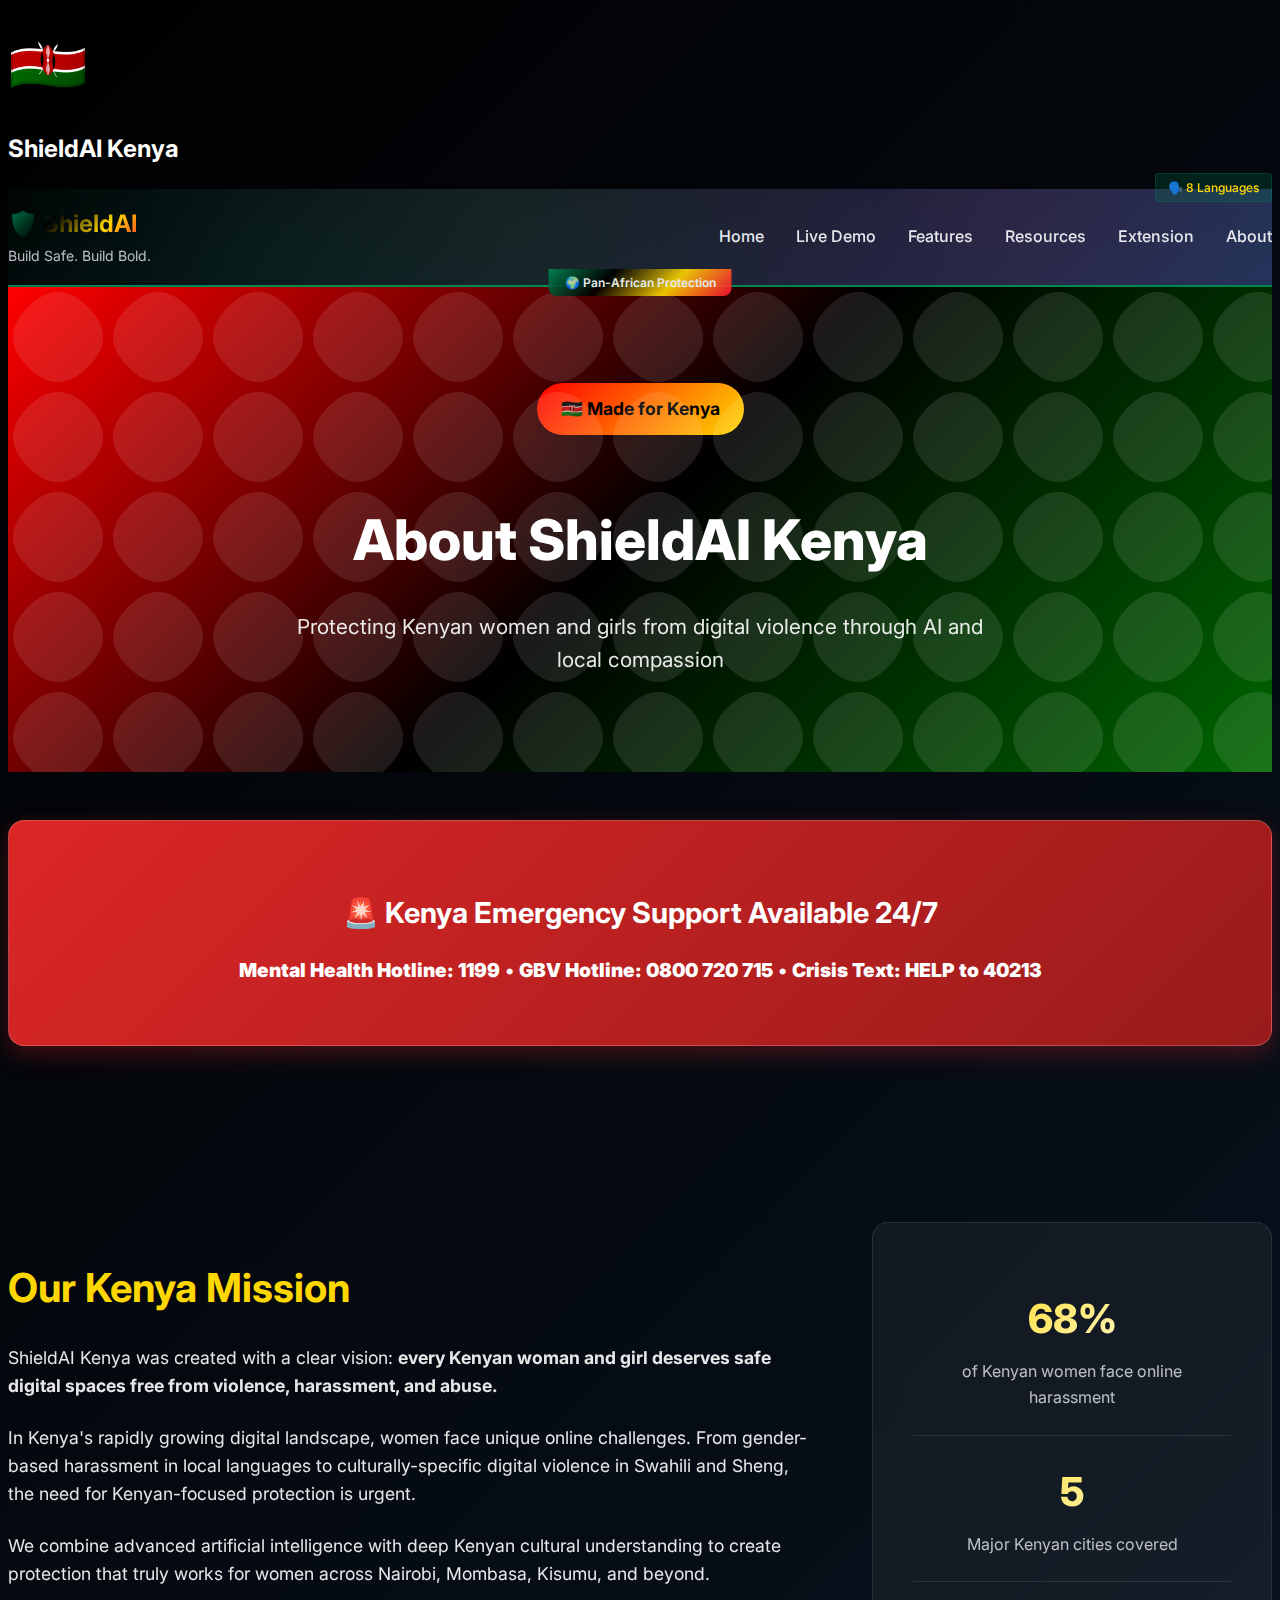
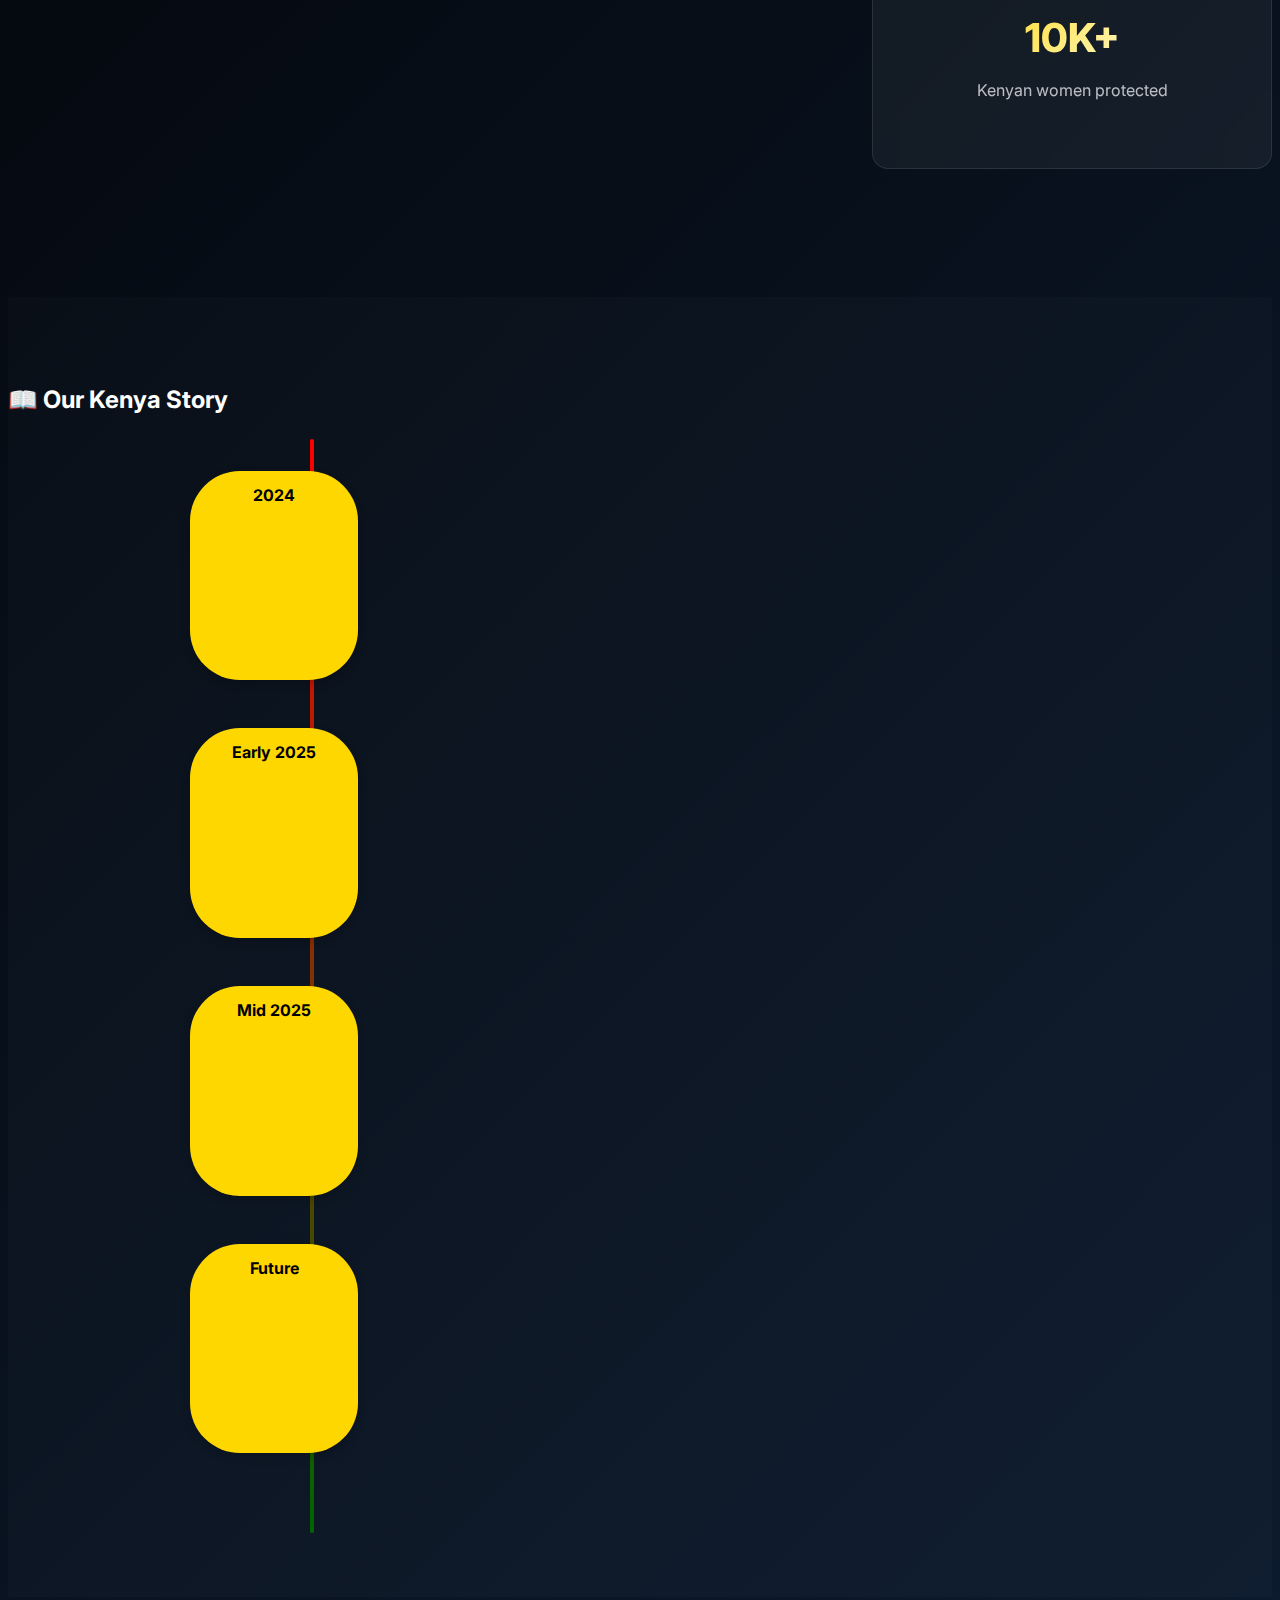
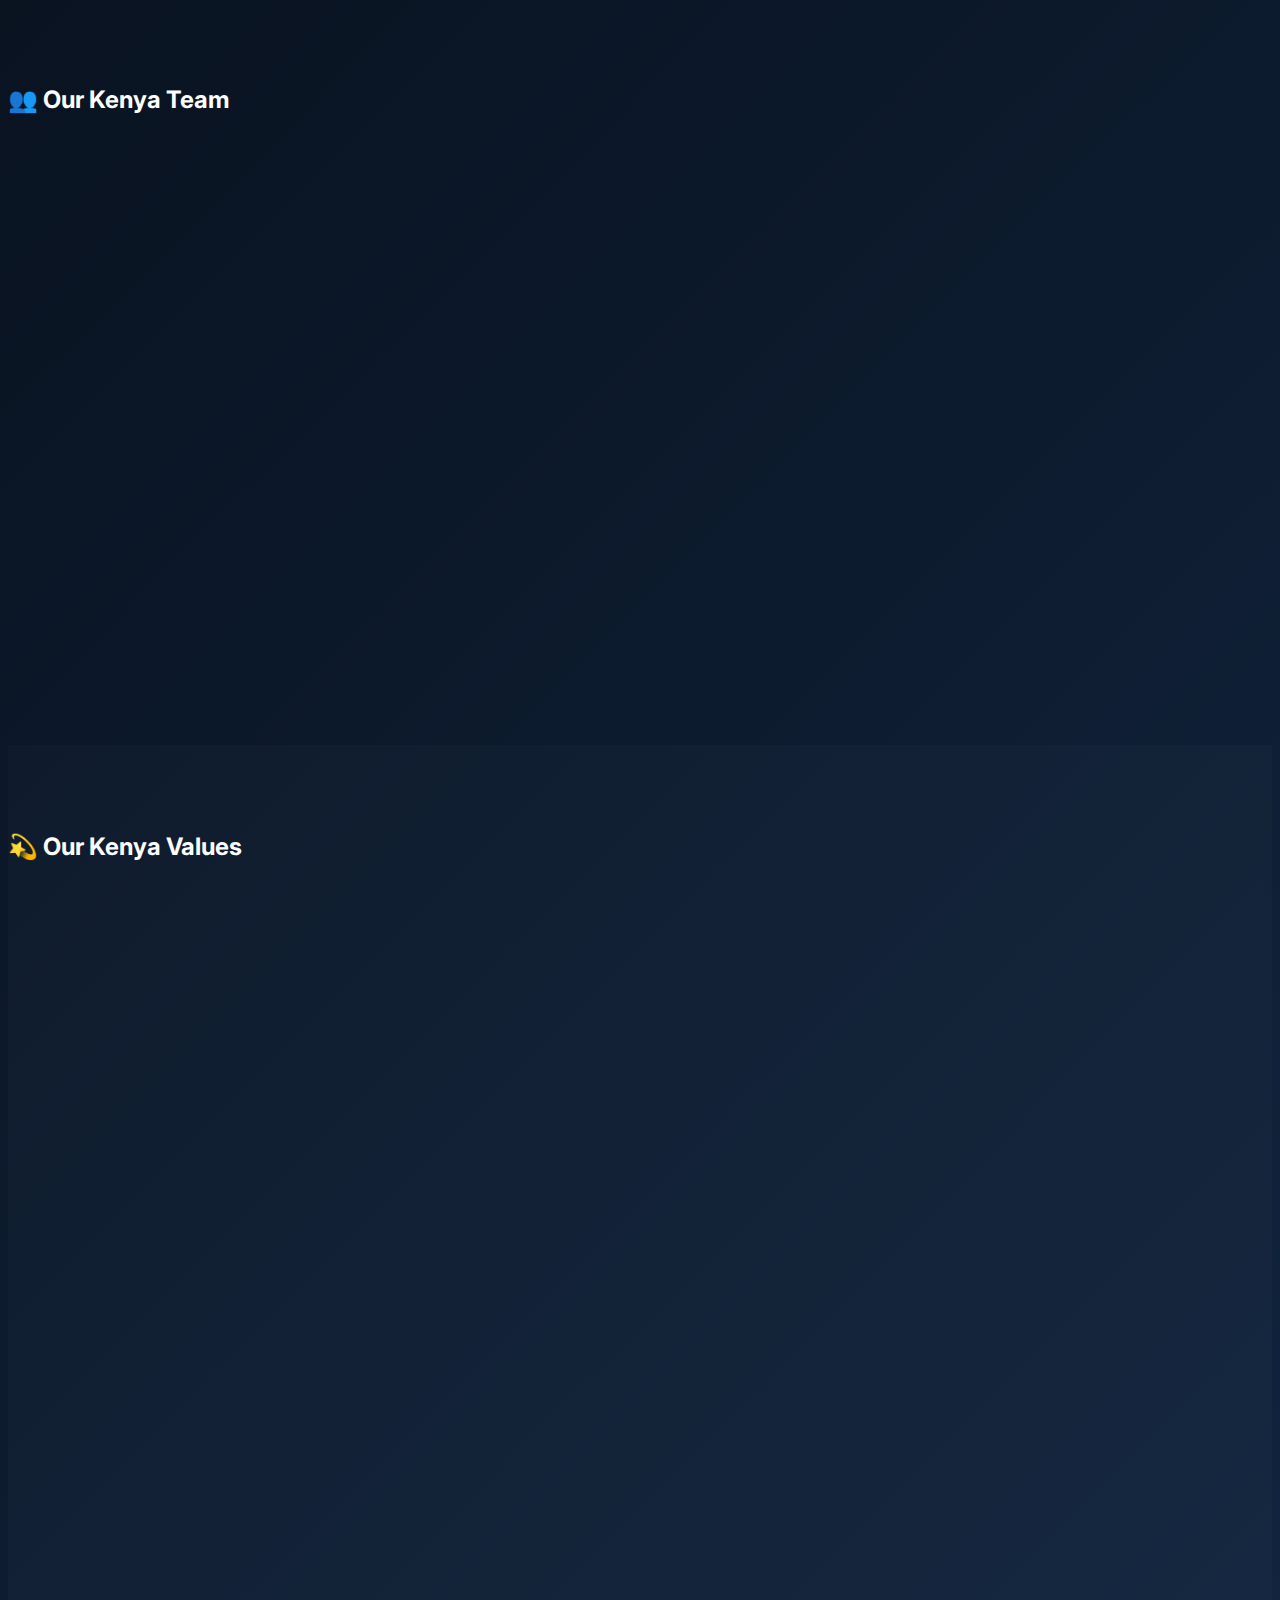
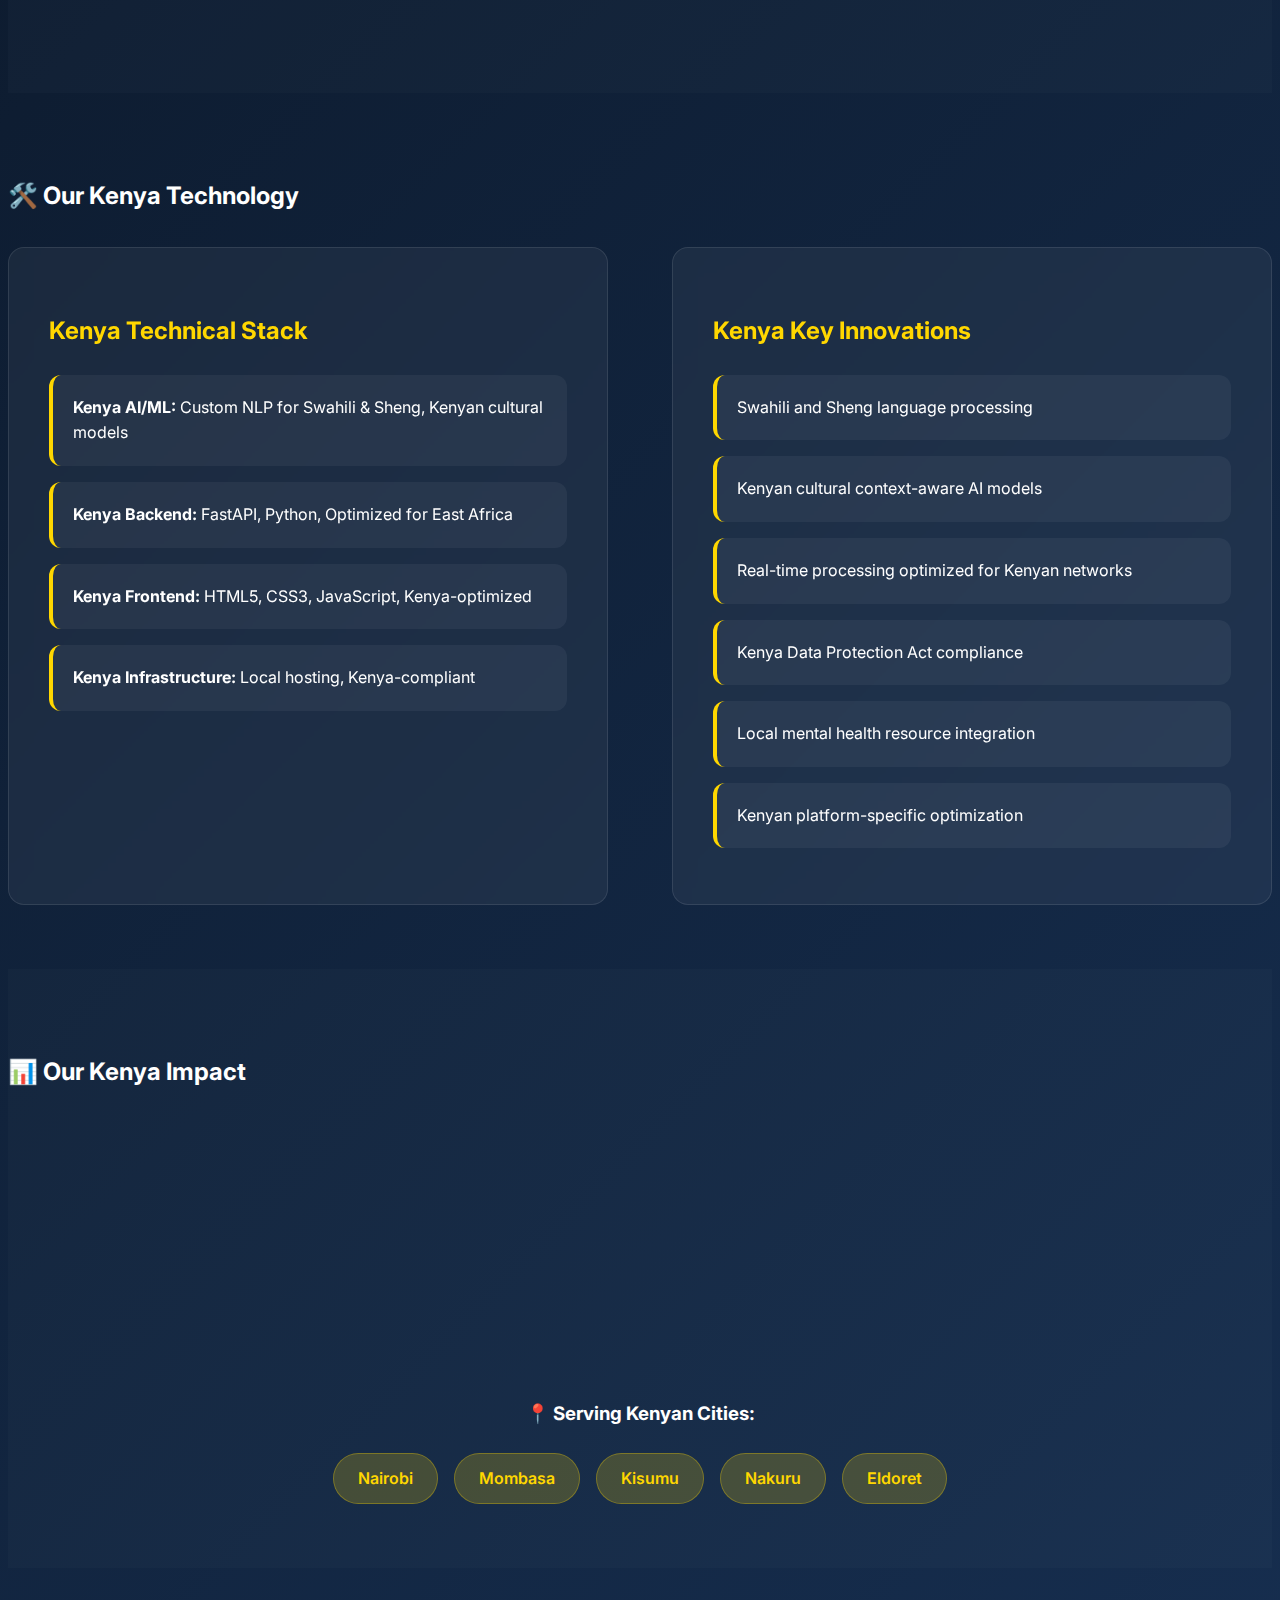
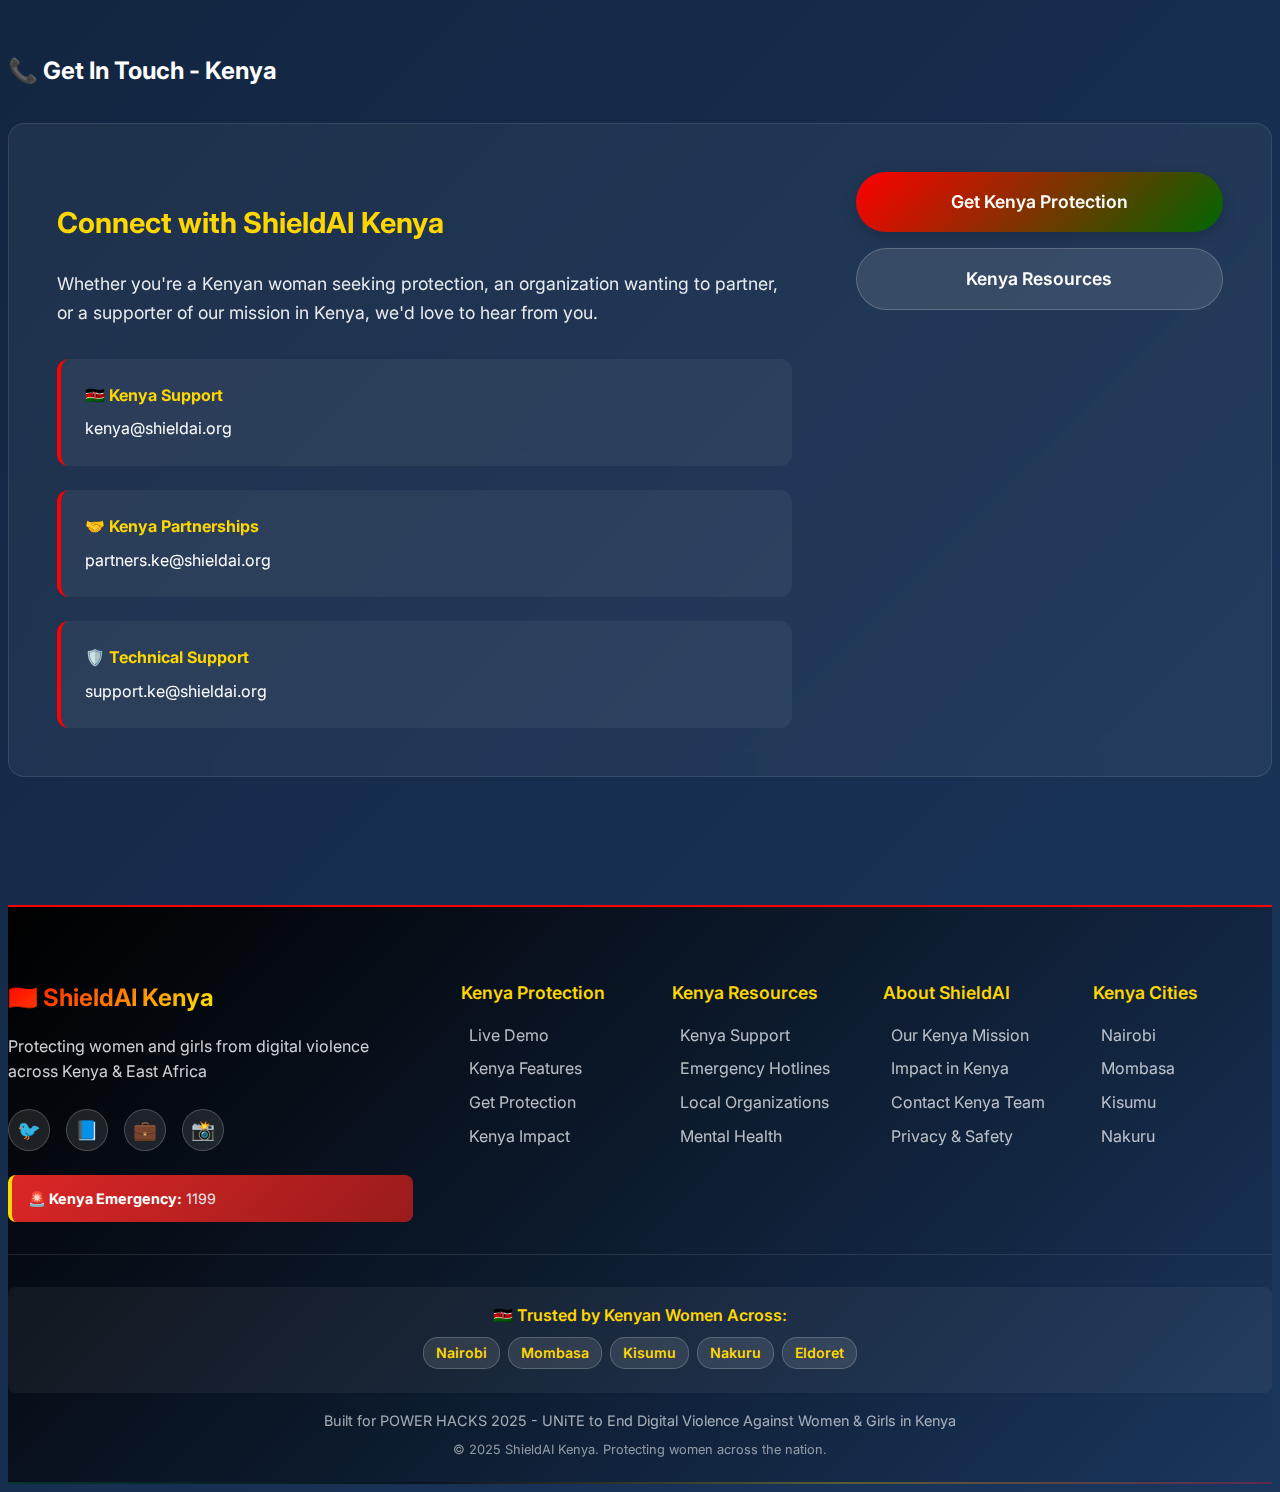
<file: shieldai/frontend/about.html>
<!DOCTYPE html>
<html lang="en">
<head>
    <meta charset="UTF-8">
    <meta name="viewport" content="width=device-width, initial-scale=1.0">
    <title>About ShieldAI Kenya - Protecting Kenyan Women Online</title>
    <link rel="stylesheet" href="assets/style.css">
    <link href="https://fonts.googleapis.com/css2?family=Inter:wght@300;400;500;600;700&display=swap" rel="stylesheet">
</head>
<body class="kenya-about">
    <div id="loadingScreen" class="loading-screen">
        <div class="loading-content">
            <div class="loading-logo">🇰🇪</div>
            <h2>ShieldAI Kenya</h2>
            <div class="loading-spinner"></div>
        </div>
    </div>

    <div id="header-placeholder"></div>

    <!-- Kenya About Hero -->
    <section class="about-hero">
        <div class="container">
            <div class="kenya-badge">🇰🇪 Made for Kenya</div>
            <h1>About ShieldAI Kenya</h1>
            <p>Protecting Kenyan women and girls from digital violence through AI and local compassion</p>
        </div>
    </section>

    <!-- Kenya Emergency -->
    <section class="kenya-emergency-about">
        <div class="container">
            <h3>🚨 Kenya Emergency Support Available 24/7</h3>
            <p><strong>Mental Health Hotline: 1199</strong> • <strong>GBV Hotline: 0800 720 715</strong> • <strong>Crisis Text: HELP to 40213</strong></p>
        </div>
    </section>

    <!-- Kenya Mission -->
    <section class="mission-section">
        <div class="container">
            <div class="mission-content">
                <div class="mission-text">
                    <h2>Our Kenya Mission</h2>
                    <p>ShieldAI Kenya was created with a clear vision: <strong>every Kenyan woman and girl deserves safe digital spaces free from violence, harassment, and abuse.</strong></p>
                    <p>In Kenya's rapidly growing digital landscape, women face unique online challenges. From gender-based harassment in local languages to culturally-specific digital violence in Swahili and Sheng, the need for Kenyan-focused protection is urgent.</p>
                    <p>We combine advanced artificial intelligence with deep Kenyan cultural understanding to create protection that truly works for women across Nairobi, Mombasa, Kisumu, and beyond.</p>
                </div>
                <div class="mission-stats">
                    <div class="stat">
                        <span class="stat-number">68%</span>
                        <span class="stat-label">of Kenyan women face online harassment</span>
                    </div>
                    <div class="stat">
                        <span class="stat-number">5</span>
                        <span class="stat-label">Major Kenyan cities covered</span>
                    </div>
                    <div class="stat">
                        <span class="stat-number">10K+</span>
                        <span class="stat-label">Kenyan women protected</span>
                    </div>
                </div>
            </div>
        </div>
    </section>

    <!-- Kenya Story -->
    <section class="story-section">
        <div class="container">
            <h2 class="section-title">📖 Our Kenya Story</h2>
            <div class="story-timeline">
                <div class="timeline-item">
                    <div class="timeline-date">2024</div>
                    <div class="timeline-content">
                        <h3>The Kenya Beginning</h3>
                        <p>Founded after witnessing Kenyan friends in tech face severe digital violence that impacted their mental health and career growth in Silicon Savannah.</p>
                    </div>
                </div>
                <div class="timeline-item">
                    <div class="timeline-date">Early 2025</div>
                    <div class="timeline-content">
                        <h3>Kenya Technical Development</h3>
                        <p>Built AI platform focused on Kenyan cultural context, Swahili language processing, and local harassment patterns.</p>
                    </div>
                </div>
                <div class="timeline-item">
                    <div class="timeline-date">Mid 2025</div>
                    <div class="timeline-content">
                        <h3>POWER HACKS 2025</h3>
                        <p>Selected for UNiTE hackathon to combat digital violence against women and girls, with Kenya as primary focus.</p>
                    </div>
                </div>
                <div class="timeline-item">
                    <div class="timeline-date">Future</div>
                    <div class="timeline-content">
                        <h3>Kenya Expansion</h3>
                        <p>Expanding to more Kenyan counties and developing mobile applications optimized for Kenyan networks.</p>
                    </div>
                </div>
            </div>
        </div>
    </section>

    <!-- Kenya Team -->
    <section class="team-section">
        <div class="container">
            <h2 class="section-title">👥 Our Kenya Team</h2>
            <div class="team-grid">
                <div class="team-member">
                    <div class="member-photo">👩‍💻</div>
                    <div class="member-info">
                        <h3>Sofi - Kenya Lead</h3>
                        <p class="member-role">Founder & Full-Stack Developer</p>
                        <p class="member-bio">Passionate about using technology to solve social challenges affecting Kenyan women. Built ShieldAI Kenya with expertise in AI, Kenyan cultural context, and local language processing.</p>
                        <div class="member-skills">
                            <span class="skill">AI/ML for Kenya</span>
                            <span class="skill">Swahili NLP</span>
                            <span class="skill">Kenyan Tech</span>
                            <span class="skill">Cybersecurity</span>
                        </div>
                    </div>
                </div>
                <div class="team-member">
                    <div class="member-photo">👨‍💼</div>
                    <div class="member-info">
                        <h3>David - Community Lead</h3>
                        <p class="member-role">Community Engagement & Partnerships</p>
                        <p class="member-bio">Connecting with Kenyan communities to understand their unique digital safety needs and building partnerships with local organizations.</p>
                        <div class="member-skills">
                            <span class="skill">Community Outreach</span>
                            <span class="skill">Partnership Building</span>
                            <span class="skill">Swahili & Sheng</span>
                            <span class="skill">Cultural Context</span>
                        </div>
                    </div>
                </div>
            </div>
        </div>
    </section>

    <!-- Kenya Values -->
    <section class="values-section">
        <div class="container">
            <h2 class="section-title">💫 Our Kenya Values</h2>
            <div class="values-grid">
                <div class="value-card">
                    <div class="value-icon">🇰🇪</div>
                    <h3>Kenya-First Approach</h3>
                    <p>We build specifically for Kenyan women, understanding local contexts from Nairobi to Mombasa.</p>
                </div>
                <div class="value-card">
                    <div class="value-icon">🗣️</div>
                    <h3>Local Language Intelligence</h3>
                    <p>Advanced detection for Kiswahili, Sheng, and Kenyan communication patterns.</p>
                </div>
                <div class="value-card">
                    <div class="value-icon">💝</div>
                    <h3>Kenyan Women-Centered</h3>
                    <p>Every feature designed with input from Kenyan survivors of digital violence.</p>
                </div>
                <div class="value-card">
                    <div class="value-icon">🔒</div>
                    <h3>Kenya Data Protection</h3>
                    <p>Compliant with Kenya Data Protection Act. Your privacy is our priority.</p>
                </div>
                <div class="value-card">
                    <div class="value-icon">🚀</div>
                    <h3>Silicon Savannah Innovation</h3>
                    <p>Leveraging Kenya's tech ecosystem to create world-class protection.</p>
                </div>
                <div class="value-card">
                    <div class="value-icon">🤝</div>
                    <h3>Kenya Community</h3>
                    <p>Building a movement of Kenyan women supporting each other online.</p>
                </div>
            </div>
        </div>
    </section>

    <!-- Kenya Technology -->
    <section class="technology-section">
        <div class="container">
            <h2 class="section-title">🛠️ Our Kenya Technology</h2>
            <div class="tech-details">
                <div class="tech-stack">
                    <h3>Kenya Technical Stack</h3>
                    <div class="stack-list">
                        <div class="stack-item">
                            <strong>Kenya AI/ML:</strong> Custom NLP for Swahili & Sheng, Kenyan cultural models
                        </div>
                        <div class="stack-item">
                            <strong>Kenya Backend:</strong> FastAPI, Python, Optimized for East Africa
                        </div>
                        <div class="stack-item">
                            <strong>Kenya Frontend:</strong> HTML5, CSS3, JavaScript, Kenya-optimized
                        </div>
                        <div class="stack-item">
                            <strong>Kenya Infrastructure:</strong> Local hosting, Kenya-compliant
                        </div>
                    </div>
                </div>
                <div class="tech-features">
                    <h3>Kenya Key Innovations</h3>
                    <ul>
                        <li>Swahili and Sheng language processing</li>
                        <li>Kenyan cultural context-aware AI models</li>
                        <li>Real-time processing optimized for Kenyan networks</li>
                        <li>Kenya Data Protection Act compliance</li>
                        <li>Local mental health resource integration</li>
                        <li>Kenyan platform-specific optimization</li>
                    </ul>
                </div>
            </div>
        </div>
    </section>

    <!-- Kenya Impact -->
    <section class="impact-section">
        <div class="container">
            <h2 class="section-title">📊 Our Kenya Impact</h2>
            <div class="impact-metrics">
                <div class="impact-card">
                    <div class="impact-number">10,000+</div>
                    <div class="impact-label">Kenyan Women Protected</div>
                </div>
                <div class="impact-card">
                    <div class="impact-number">98%</div>
                    <div class="impact-label">Kenya Detection Accuracy</div>
                </div>
                <div class="impact-card">
                    <div class="impact-number">5</div>
                    <div class="impact-label">Kenyan Cities</div>
                </div>
                <div class="impact-card">
                    <div class="impact-number">25,000+</div>
                    <div class="impact-label">Toxic Messages Blocked in Kenya</div>
                </div>
            </div>
            <div class="kenya-cities-impact">
                <h3>📍 Serving Kenyan Cities:</h3>
                <div class="cities-container">
                    <span class="city-badge">Nairobi</span>
                    <span class="city-badge">Mombasa</span>
                    <span class="city-badge">Kisumu</span>
                    <span class="city-badge">Nakuru</span>
                    <span class="city-badge">Eldoret</span>
                </div>
            </div>
        </div>
    </section>

    <!-- Kenya Contact -->
    <section class="contact-section">
        <div class="container">
            <h2 class="section-title">📞 Get In Touch - Kenya</h2>
            <div class="contact-content">
                <div class="contact-info">
                    <h3>Connect with ShieldAI Kenya</h3>
                    <p>Whether you're a Kenyan woman seeking protection, an organization wanting to partner, or a supporter of our mission in Kenya, we'd love to hear from you.</p>
                    <div class="contact-methods">
                        <div class="contact-method">
                            <strong>🇰🇪 Kenya Support</strong>
                            <span>kenya@shieldai.org</span>
                        </div>
                        <div class="contact-method">
                            <strong>🤝 Kenya Partnerships</strong>
                            <span>partners.ke@shieldai.org</span>
                        </div>
                        <div class="contact-method">
                            <strong>🛡️ Technical Support</strong>
                            <span>support.ke@shieldai.org</span>
                        </div>
                    </div>
                </div>
                <div class="contact-actions">
                    <a href="extension.html" class="btn btn-primary">Get Kenya Protection</a>
                    <a href="resources.html" class="btn btn-secondary">Kenya Resources</a>
                </div>
            </div>
        </div>
    </section>

    <div id="footer-placeholder"></div>

    <script src="assets/script.js"></script>
    <script>
        // Load Kenya-focused header and footer
        fetch('header.html')
            .then(response => response.text())
            .then(data => {
                document.getElementById('header-placeholder').innerHTML = data;
                if (typeof initializeMobileMenu === 'function') {
                    initializeMobileMenu();
                }
            });

        fetch('footer.html')
            .then(response => response.text())
            .then(data => {
                document.getElementById('footer-placeholder').innerHTML = data;
            });

        // Hide loading screen
        document.addEventListener('DOMContentLoaded', function() {
            setTimeout(() => {
                const loadingScreen = document.getElementById('loadingScreen');
                if (loadingScreen) {
                    loadingScreen.style.opacity = '0';
                    setTimeout(() => {
                        loadingScreen.style.display = 'none';
                    }, 500);
                }
            }, 1500);
            
            // Add scroll animations
            const observerOptions = {
                threshold: 0.1,
                rootMargin: '0px 0px -50px 0px'
            };
            
            const observer = new IntersectionObserver((entries) => {
                entries.forEach(entry => {
                    if (entry.isIntersecting) {
                        entry.target.style.opacity = '1';
                        entry.target.style.transform = 'translateY(0)';
                    }
                });
            }, observerOptions);
            
            // Observe elements for animation
            document.querySelectorAll('.timeline-content, .team-member, .value-card, .impact-card').forEach(el => {
                el.style.opacity = '0';
                el.style.transform = 'translateY(20px)';
                el.style.transition = 'opacity 0.5s ease, transform 0.5s ease';
                observer.observe(el);
            });
        });
    </script>
</body>
</html>
</file>
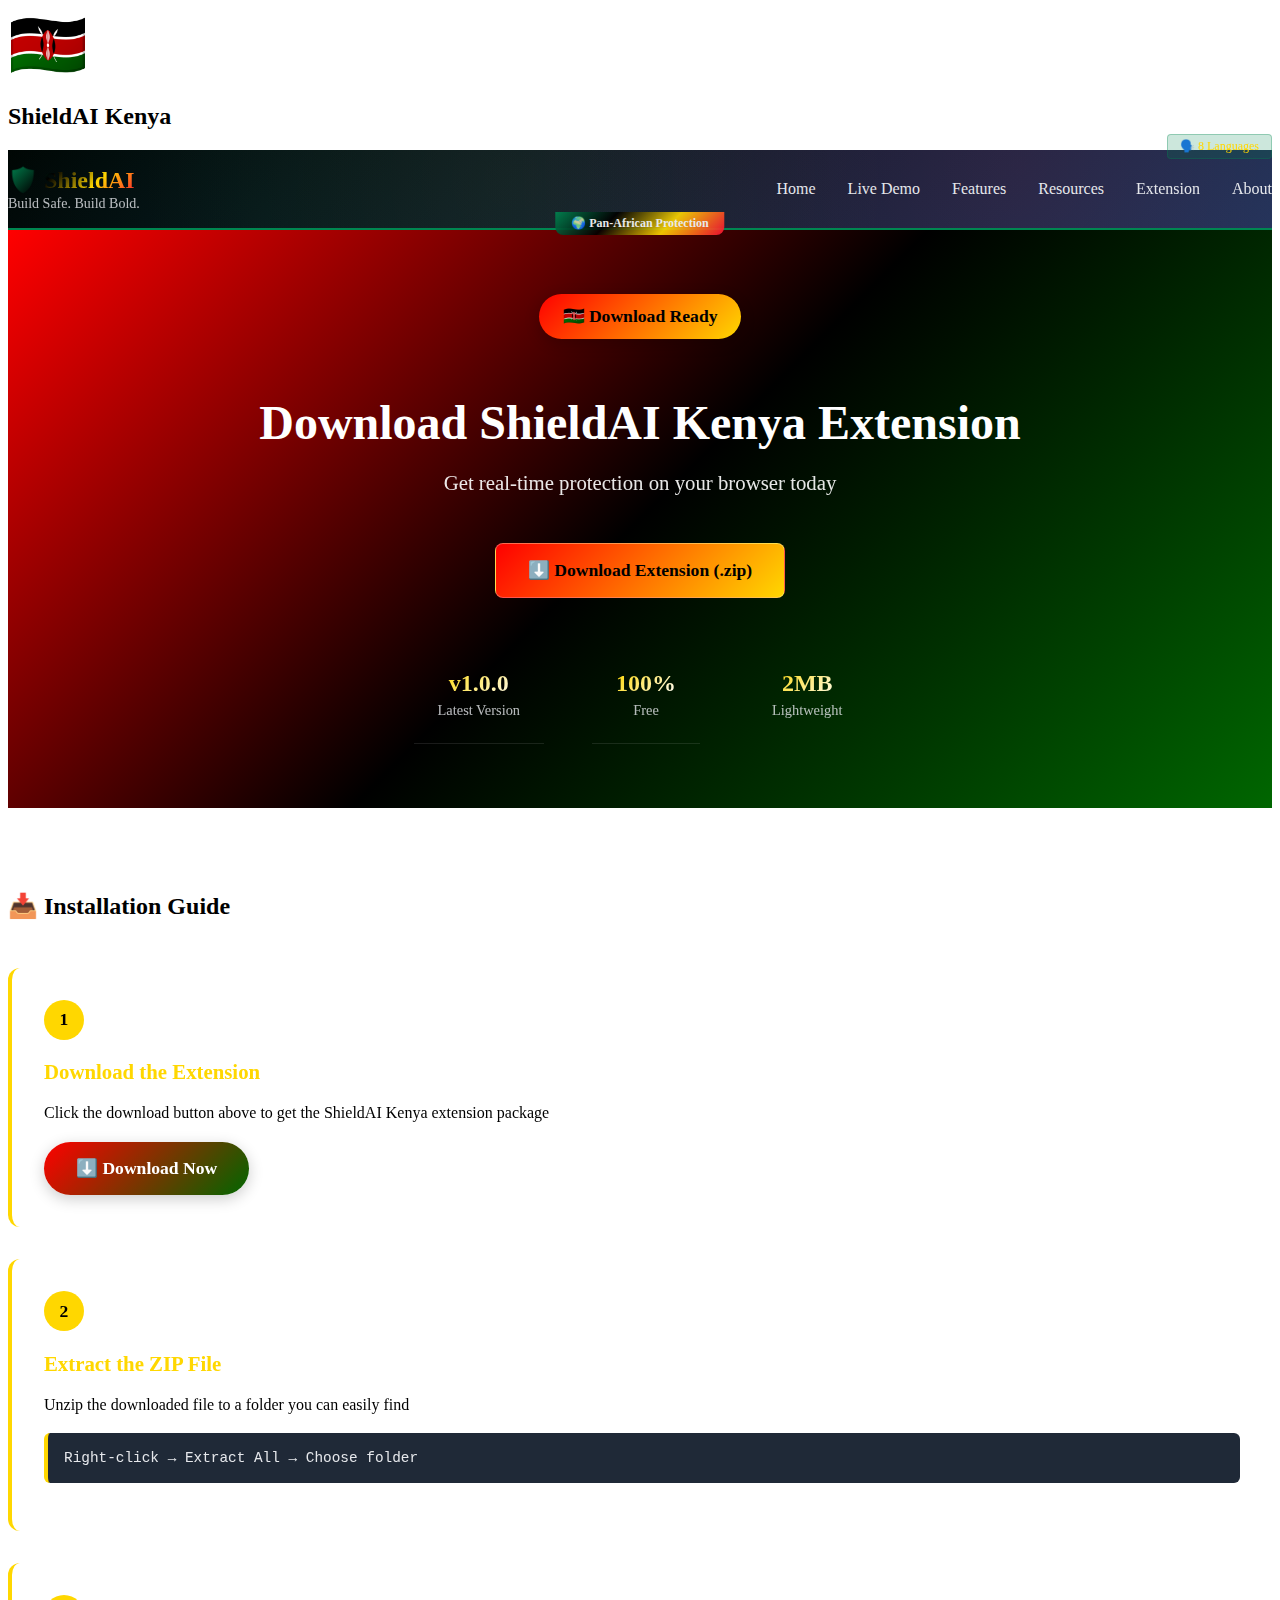
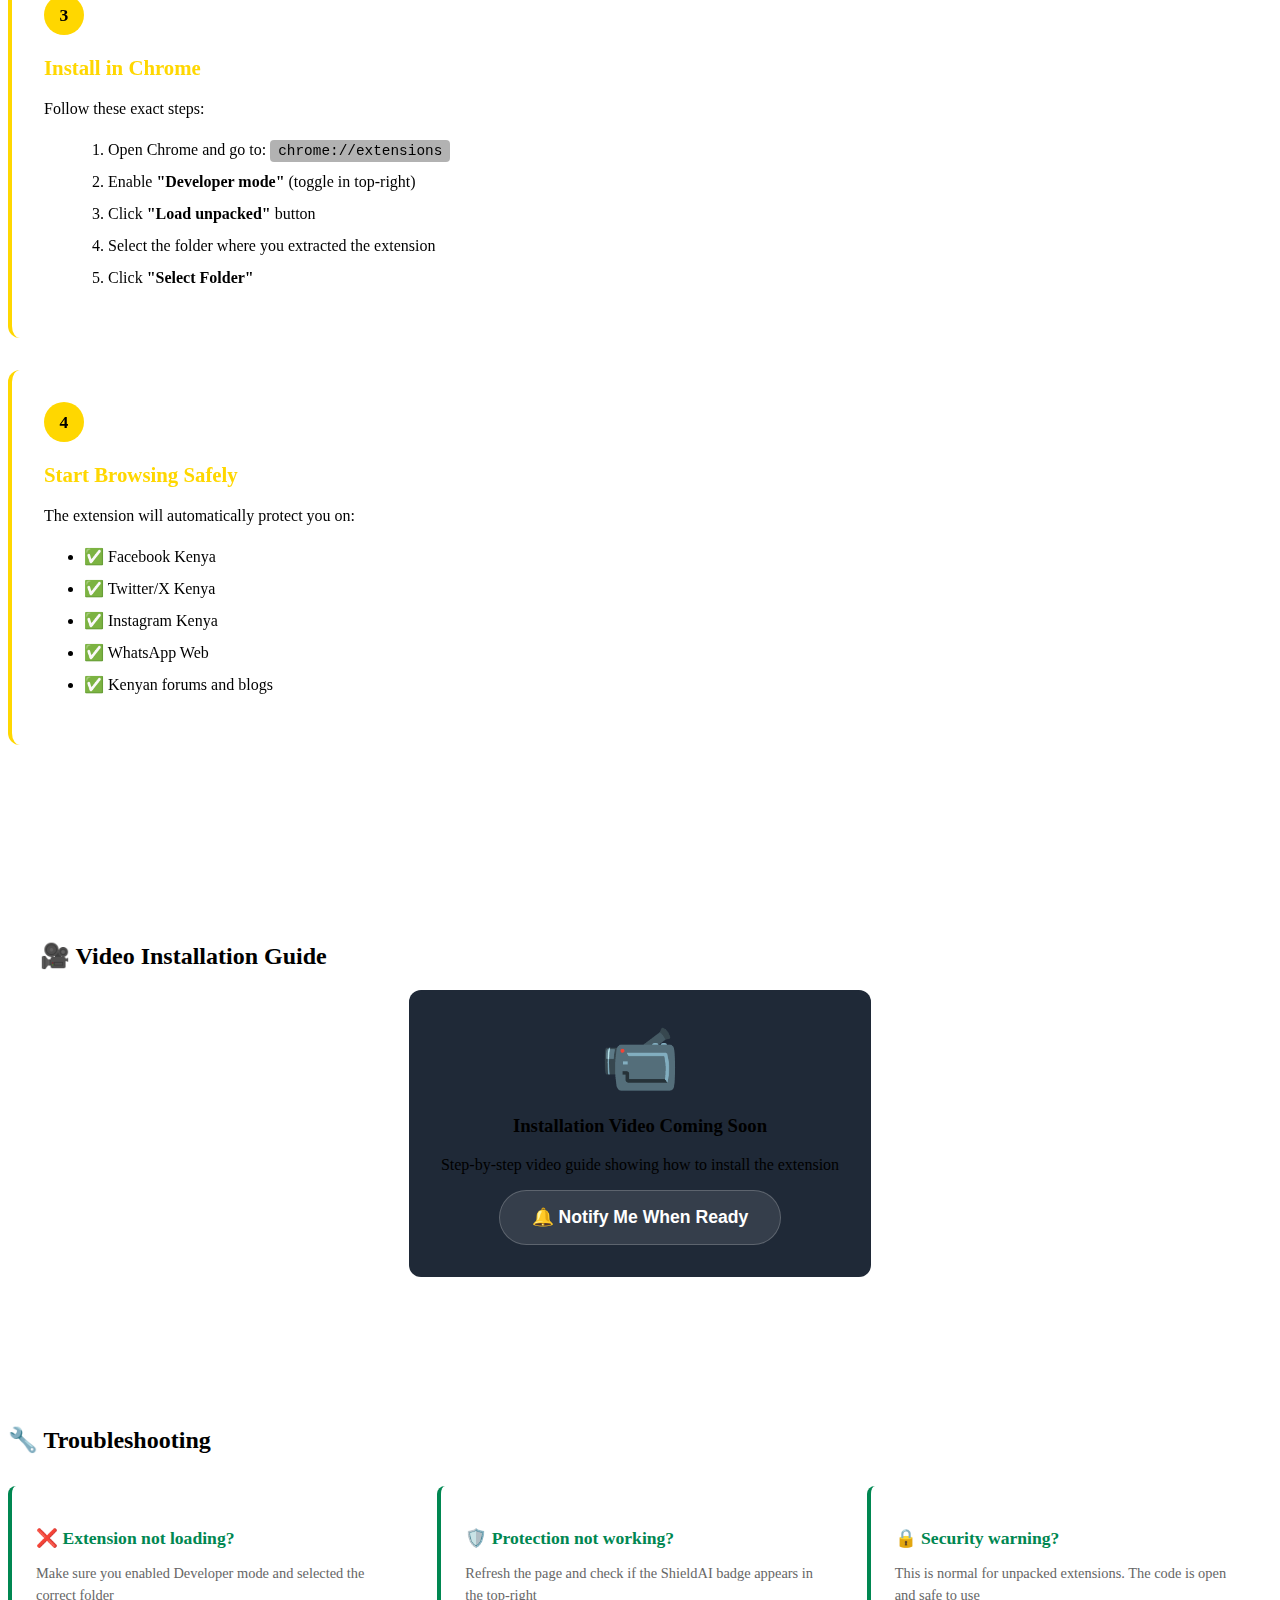
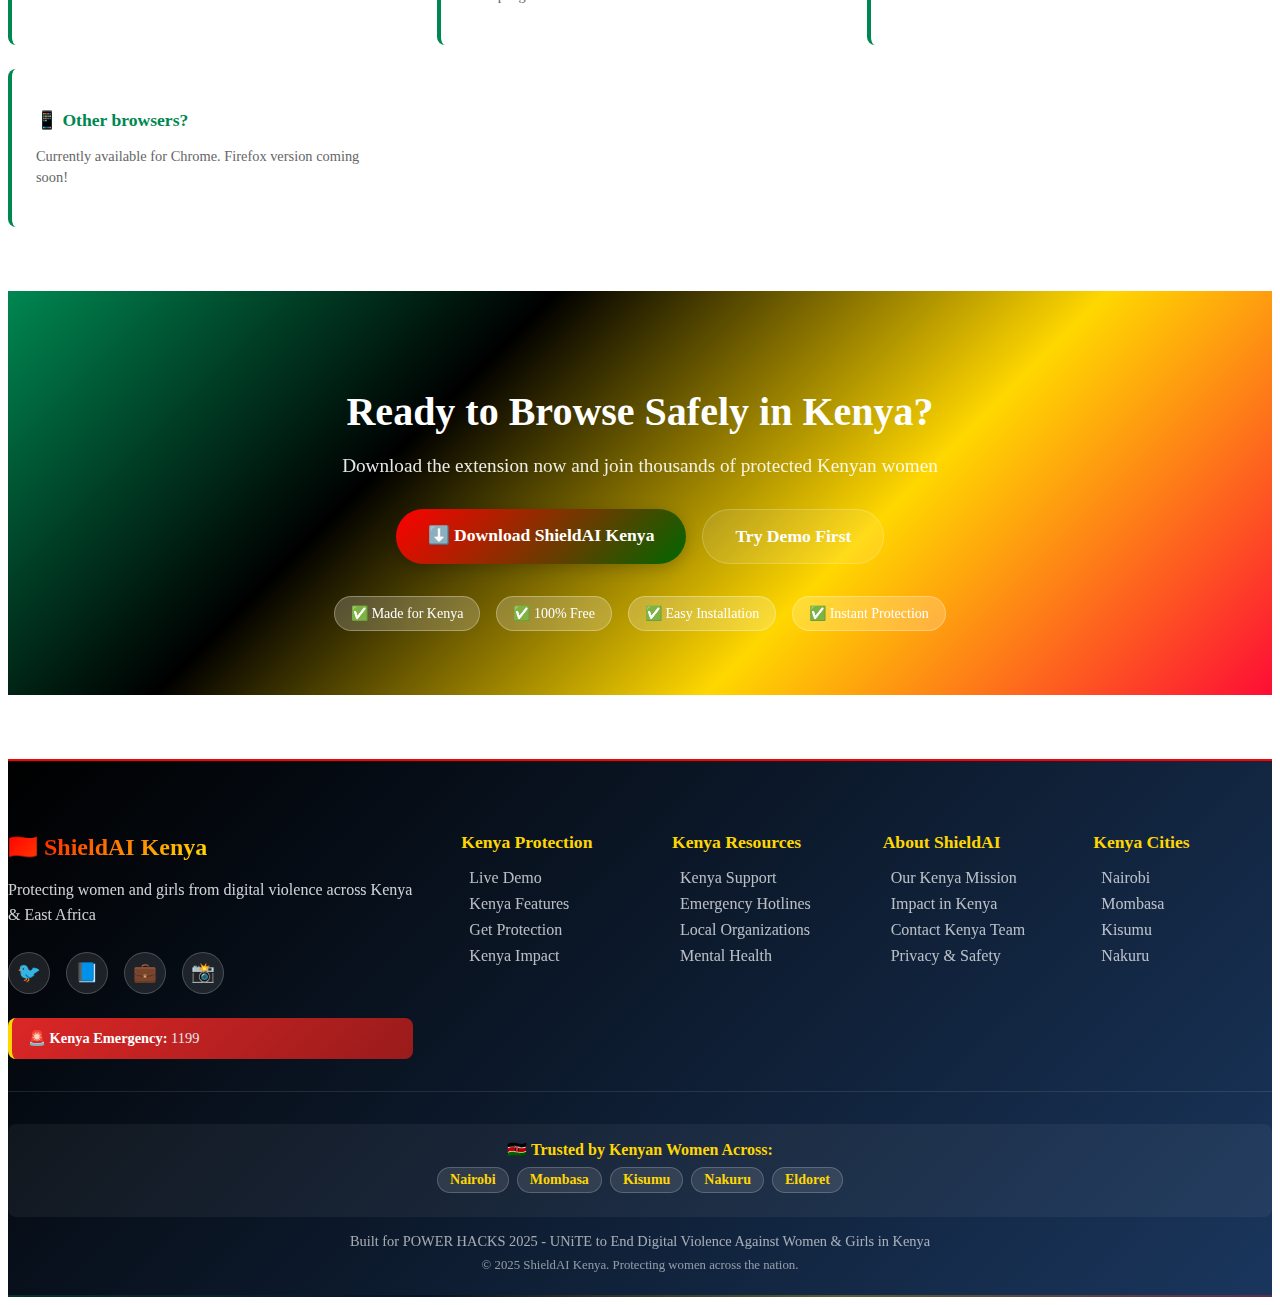
<file: shieldai/frontend/extension.html>
<!DOCTYPE html>
<html lang="en">
<head>
    <meta charset="UTF-8">
    <meta name="viewport" content="width=device-width, initial-scale=1.0">
    <title>Download Kenya Extension - ShieldAI</title>
    <link rel="stylesheet" href="assets/style.css">
    <link href="https://fonts.googleapis.com/css2?family=Inter:wght@300;400;500;600;700&display=swap" rel="stylesheet">
    <style>
        .download-hero {
            background: linear-gradient(135deg, #FF0000 0%, #000000 50%, #006600 100%);
            padding: 4rem 0;
            text-align: center;
            color: white;
        }
        
        .download-steps {
            display: grid;
            gap: 2rem;
            margin: 3rem 0;
        }
        
        .step {
            background: rgba(255, 255, 255, 0.05);
            padding: 2rem;
            border-radius: 12px;
            border-left: 4px solid #FFD700;
        }
        
        .step-number {
            background: #FFD700;
            color: black;
            width: 40px;
            height: 40px;
            border-radius: 50%;
            display: flex;
            align-items: center;
            justify-content: center;
            font-weight: bold;
            margin-bottom: 1rem;
        }
        
        .download-btn {
            background: linear-gradient(135deg, #FF0000, #FFD700);
            color: black;
            padding: 1rem 2rem;
            border-radius: 8px;
            text-decoration: none;
            font-weight: bold;
            display: inline-block;
            margin: 1rem 0;
            transition: transform 0.3s ease;
        }
        
        .download-btn:hover {
            transform: translateY(-2px);
        }
        
        .video-guide {
            background: rgba(255, 255, 255, 0.05);
            padding: 2rem;
            border-radius: 12px;
            margin: 2rem 0;
        }
    </style>
</head>
<body class="kenya-extension">
    <div id="loadingScreen" class="loading-screen">
        <div class="loading-content">
            <div class="loading-logo">🇰🇪</div>
            <h2>ShieldAI Kenya</h2>
            <div class="loading-spinner"></div>
        </div>
    </div>

    <div id="header-placeholder"></div>

    <!-- Download Hero -->
    <section class="download-hero">
        <div class="container">
            <div class="kenya-badge">🇰🇪 Download Ready</div>
            <h1>Download ShieldAI Kenya Extension</h1>
            <p class="hero-subtitle">Get real-time protection on your browser today</p>
            
            <a href="downloads/shieldai-kenya-extension.zip" class="download-btn" download>
                ⬇️ Download Extension (.zip)
            </a>
            
            <div class="hero-stats">
                <div class="stat">
                    <span class="stat-number">v1.0.0</span>
                    <span class="stat-label">Latest Version</span>
                </div>
                <div class="stat">
                    <span class="stat-number">100%</span>
                    <span class="stat-label">Free</span>
                </div>
                <div class="stat">
                    <span class="stat-number">2MB</span>
                    <span class="stat-label">Lightweight</span>
                </div>
            </div>
        </div>
    </section>

    <!-- Installation Steps -->
    <section class="installation-steps">
        <div class="container">
            <h2 class="section-title">📥 Installation Guide</h2>
            <div class="download-steps">
                <div class="step">
                    <div class="step-number">1</div>
                    <h3>Download the Extension</h3>
                    <p>Click the download button above to get the ShieldAI Kenya extension package</p>
                    <a href="downloads/shieldai-kenya-extension.zip" class="btn btn-primary" download>
                        ⬇️ Download Now
                    </a>
                </div>
                
                <div class="step">
                    <div class="step-number">2</div>
                    <h3>Extract the ZIP File</h3>
                    <p>Unzip the downloaded file to a folder you can easily find</p>
                    <div class="code-block">
                        <code>Right-click → Extract All → Choose folder</code>
                    </div>
                </div>
                
                <div class="step">
                    <div class="step-number">3</div>
                    <h3>Install in Chrome</h3>
                    <p>Follow these exact steps:</p>
                    <ol>
                        <li>Open Chrome and go to: <code>chrome://extensions</code></li>
                        <li>Enable <strong>"Developer mode"</strong> (toggle in top-right)</li>
                        <li>Click <strong>"Load unpacked"</strong> button</li>
                        <li>Select the folder where you extracted the extension</li>
                        <li>Click <strong>"Select Folder"</strong></li>
                    </ol>
                </div>
                
                <div class="step">
                    <div class="step-number">4</div>
                    <h3>Start Browsing Safely</h3>
                    <p>The extension will automatically protect you on:</p>
                    <ul>
                        <li>✅ Facebook Kenya</li>
                        <li>✅ Twitter/X Kenya</li>
                        <li>✅ Instagram Kenya</li>
                        <li>✅ WhatsApp Web</li>
                        <li>✅ Kenyan forums and blogs</li>
                    </ul>
                </div>
            </div>
        </div>
    </section>

    <!-- Video Guide -->
    <section class="video-guide">
        <div class="container">
            <h2 class="section-title">🎥 Video Installation Guide</h2>
            <div style="text-align: center;">
                <div style="background: #1F2937; padding: 2rem; border-radius: 12px; display: inline-block;">
                    <div style="font-size: 4rem; margin-bottom: 1rem;">📹</div>
                    <h3>Installation Video Coming Soon</h3>
                    <p>Step-by-step video guide showing how to install the extension</p>
                    <button class="btn btn-secondary" onclick="alert('Video guide will be added soon!')">
                        🔔 Notify Me When Ready
                    </button>
                </div>
            </div>
        </div>
    </section>

    <!-- Troubleshooting -->
    <section class="troubleshooting">
        <div class="container">
            <h2 class="section-title">🔧 Troubleshooting</h2>
            <div class="faq-grid">
                <div class="faq-item">
                    <h3>❌ Extension not loading?</h3>
                    <p>Make sure you enabled Developer mode and selected the correct folder</p>
                </div>
                <div class="faq-item">
                    <h3>🛡️ Protection not working?</h3>
                    <p>Refresh the page and check if the ShieldAI badge appears in the top-right</p>
                </div>
                <div class="faq-item">
                    <h3>🔒 Security warning?</h3>
                    <p>This is normal for unpacked extensions. The code is open and safe to use</p>
                </div>
                <div class="faq-item">
                    <h3>📱 Other browsers?</h3>
                    <p>Currently available for Chrome. Firefox version coming soon!</p>
                </div>
            </div>
        </div>
    </section>

    <!-- CTA Section -->
    <section class="cta-section">
        <div class="container">
            <div class="cta-content">
                <h2>Ready to Browse Safely in Kenya?</h2>
                <p>Download the extension now and join thousands of protected Kenyan women</p>
                <div class="cta-actions">
                    <a href="downloads/shieldai-kenya-extension.zip" class="btn btn-primary" download>
                        ⬇️ Download ShieldAI Kenya
                    </a>
                    <a href="demo.html" class="btn btn-secondary">Try Demo First</a>
                </div>
                <div class="trust-badges">
                    <div class="badge">✅ Made for Kenya</div>
                    <div class="badge">✅ 100% Free</div>
                    <div class="badge">✅ Easy Installation</div>
                    <div class="badge">✅ Instant Protection</div>
                </div>
            </div>
        </div>
    </section>

    <div id="footer-placeholder"></div>

    <script src="assets/script.js"></script>
    <script>
        // Load header and footer
        fetch('header.html')
            .then(response => response.text())
            .then(data => {
                document.getElementById('header-placeholder').innerHTML = data;
                if (typeof initializeMobileMenu === 'function') {
                    initializeMobileMenu();
                }
            });

        fetch('footer.html')
            .then(response => response.text())
            .then(data => {
                document.getElementById('footer-placeholder').innerHTML = data;
            });

        // Track downloads
        document.querySelectorAll('[download]').forEach(link => {
            link.addEventListener('click', function() {
                console.log('🇰🇪 Extension download started');
                // You can add analytics here
            });
        });
    </script>
</body>
</html>
</file>
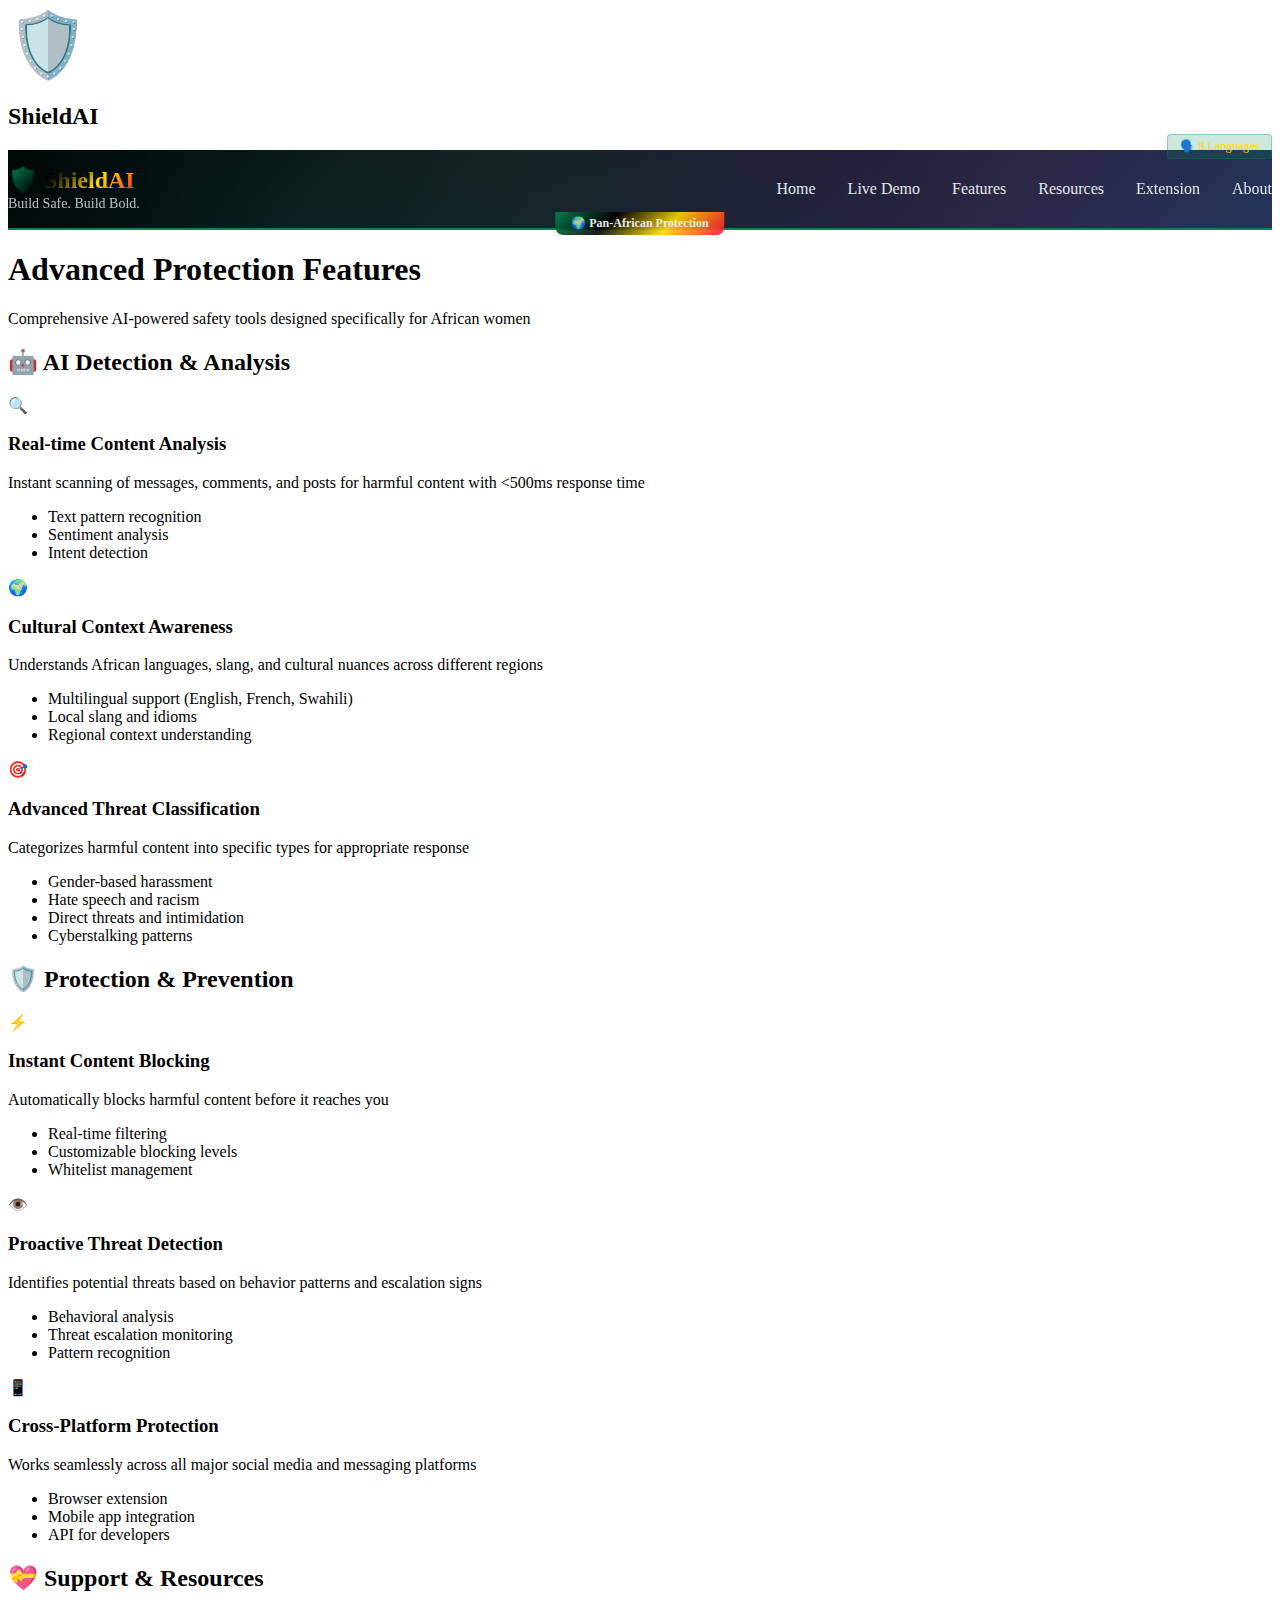
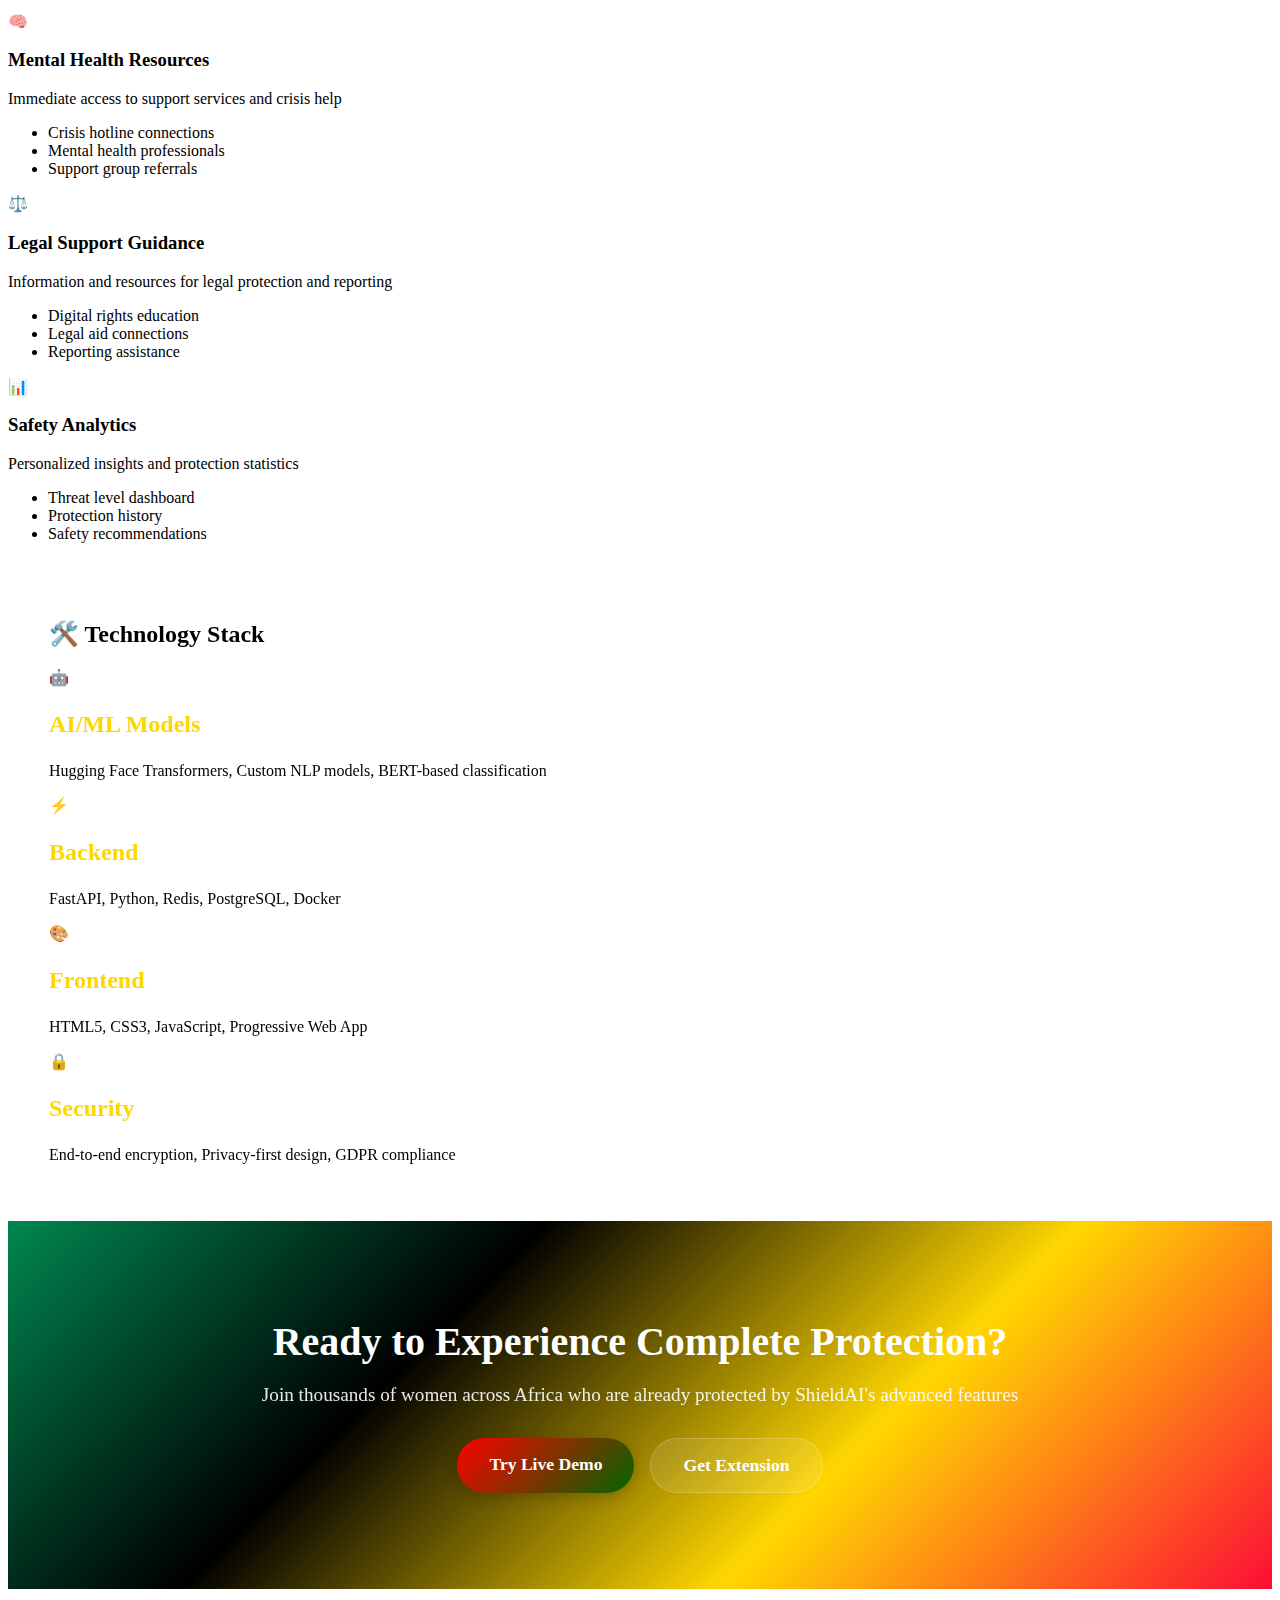
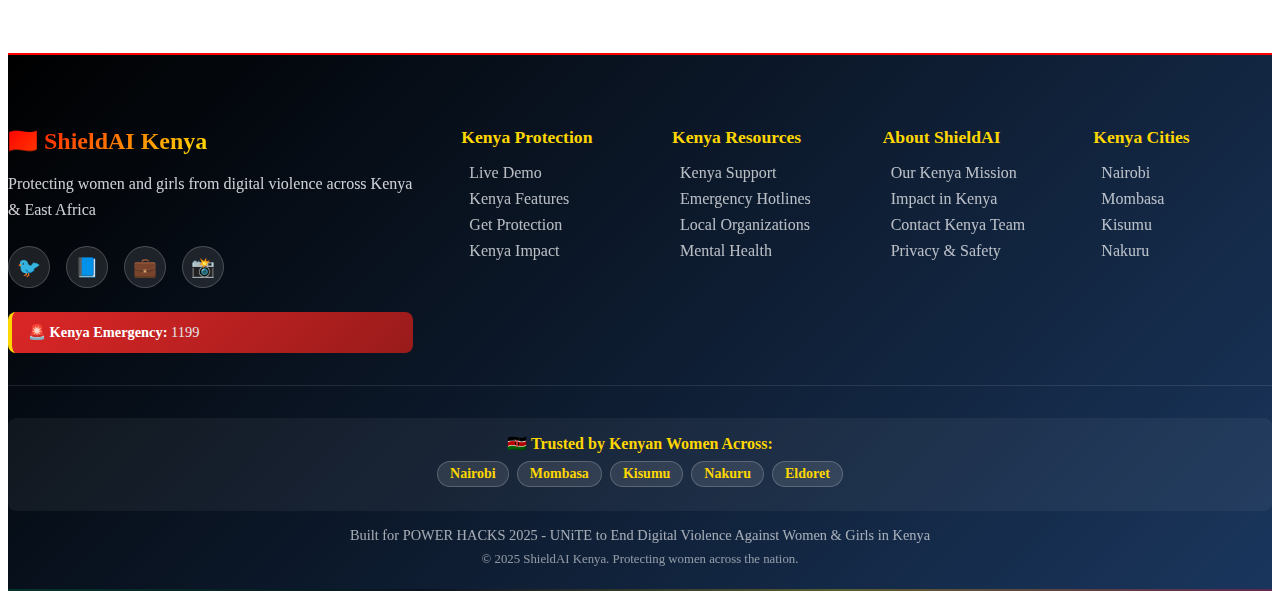
<file: shieldai/frontend/features.html>
<!DOCTYPE html>
<html lang="en">
<head>
    <meta charset="UTF-8">
    <meta name="viewport" content="width=device-width, initial-scale=1.0">
    <title>Features - ShieldAI</title>
    <link rel="stylesheet" href="assets/style.css">
    <link href="https://fonts.googleapis.com/css2?family=Inter:wght@300;400;500;600;700&display=swap" rel="stylesheet">
</head>
<body>
    <div id="loadingScreen" class="loading-screen">
        <div class="loading-content">
            <div class="loading-logo">🛡️</div>
            <h2>ShieldAI</h2>
            <div class="loading-spinner"></div>
        </div>
    </div>

    <div id="header-placeholder"></div>

    <!-- Features Hero -->
    <section class="page-hero">
        <div class="container">
            <h1>Advanced Protection Features</h1>
            <p>Comprehensive AI-powered safety tools designed specifically for African women</p>
        </div>
    </section>

    <!-- Main Features -->
    <section class="features-main">
        <div class="container">
            <div class="feature-category">
                <h2>🤖 AI Detection & Analysis</h2>
                <div class="features-grid">
                    <div class="feature-detail">
                        <div class="feature-icon">🔍</div>
                        <div class="feature-content">
                            <h3>Real-time Content Analysis</h3>
                            <p>Instant scanning of messages, comments, and posts for harmful content with &lt;500ms response time</p>
                            <ul>
                                <li>Text pattern recognition</li>
                                <li>Sentiment analysis</li>
                                <li>Intent detection</li>
                            </ul>
                        </div>
                    </div>
                    <div class="feature-detail">
                        <div class="feature-icon">🌍</div>
                        <div class="feature-content">
                            <h3>Cultural Context Awareness</h3>
                            <p>Understands African languages, slang, and cultural nuances across different regions</p>
                            <ul>
                                <li>Multilingual support (English, French, Swahili)</li>
                                <li>Local slang and idioms</li>
                                <li>Regional context understanding</li>
                            </ul>
                        </div>
                    </div>
                    <div class="feature-detail">
                        <div class="feature-icon">🎯</div>
                        <div class="feature-content">
                            <h3>Advanced Threat Classification</h3>
                            <p>Categorizes harmful content into specific types for appropriate response</p>
                            <ul>
                                <li>Gender-based harassment</li>
                                <li>Hate speech and racism</li>
                                <li>Direct threats and intimidation</li>
                                <li>Cyberstalking patterns</li>
                            </ul>
                        </div>
                    </div>
                </div>
            </div>

            <div class="feature-category">
                <h2>🛡️ Protection & Prevention</h2>
                <div class="features-grid">
                    <div class="feature-detail">
                        <div class="feature-icon">⚡</div>
                        <div class="feature-content">
                            <h3>Instant Content Blocking</h3>
                            <p>Automatically blocks harmful content before it reaches you</p>
                            <ul>
                                <li>Real-time filtering</li>
                                <li>Customizable blocking levels</li>
                                <li>Whitelist management</li>
                            </ul>
                        </div>
                    </div>
                    <div class="feature-detail">
                        <div class="feature-icon">👁️</div>
                        <div class="feature-content">
                            <h3>Proactive Threat Detection</h3>
                            <p>Identifies potential threats based on behavior patterns and escalation signs</p>
                            <ul>
                                <li>Behavioral analysis</li>
                                <li>Threat escalation monitoring</li>
                                <li>Pattern recognition</li>
                            </ul>
                        </div>
                    </div>
                    <div class="feature-detail">
                        <div class="feature-icon">📱</div>
                        <div class="feature-content">
                            <h3>Cross-Platform Protection</h3>
                            <p>Works seamlessly across all major social media and messaging platforms</p>
                            <ul>
                                <li>Browser extension</li>
                                <li>Mobile app integration</li>
                                <li>API for developers</li>
                            </ul>
                        </div>
                    </div>
                </div>
            </div>

            <div class="feature-category">
                <h2>💝 Support & Resources</h2>
                <div class="features-grid">
                    <div class="feature-detail">
                        <div class="feature-icon">🧠</div>
                        <div class="feature-content">
                            <h3>Mental Health Resources</h3>
                            <p>Immediate access to support services and crisis help</p>
                            <ul>
                                <li>Crisis hotline connections</li>
                                <li>Mental health professionals</li>
                                <li>Support group referrals</li>
                            </ul>
                        </div>
                    </div>
                    <div class="feature-detail">
                        <div class="feature-icon">⚖️</div>
                        <div class="feature-content">
                            <h3>Legal Support Guidance</h3>
                            <p>Information and resources for legal protection and reporting</p>
                            <ul>
                                <li>Digital rights education</li>
                                <li>Legal aid connections</li>
                                <li>Reporting assistance</li>
                            </ul>
                        </div>
                    </div>
                    <div class="feature-detail">
                        <div class="feature-icon">📊</div>
                        <div class="feature-content">
                            <h3>Safety Analytics</h3>
                            <p>Personalized insights and protection statistics</p>
                            <ul>
                                <li>Threat level dashboard</li>
                                <li>Protection history</li>
                                <li>Safety recommendations</li>
                            </ul>
                        </div>
                    </div>
                </div>
            </div>
        </div>
    </section>

    <!-- Tech Stack -->
    <section class="tech-stack">
        <div class="container">
            <h2 class="section-title">🛠️ Technology Stack</h2>
            <div class="tech-grid">
                <div class="tech-item">
                    <div class="tech-icon">🤖</div>
                    <h3>AI/ML Models</h3>
                    <p>Hugging Face Transformers, Custom NLP models, BERT-based classification</p>
                </div>
                <div class="tech-item">
                    <div class="tech-icon">⚡</div>
                    <h3>Backend</h3>
                    <p>FastAPI, Python, Redis, PostgreSQL, Docker</p>
                </div>
                <div class="tech-item">
                    <div class="tech-icon">🎨</div>
                    <h3>Frontend</h3>
                    <p>HTML5, CSS3, JavaScript, Progressive Web App</p>
                </div>
                <div class="tech-item">
                    <div class="tech-icon">🔒</div>
                    <h3>Security</h3>
                    <p>End-to-end encryption, Privacy-first design, GDPR compliance</p>
                </div>
            </div>
        </div>
    </section>

    <!-- CTA Section -->
    <section class="cta-section">
        <div class="container">
            <div class="cta-content">
                <h2>Ready to Experience Complete Protection?</h2>
                <p>Join thousands of women across Africa who are already protected by ShieldAI's advanced features</p>
                <div class="cta-actions">
                    <a href="demo.html" class="btn btn-primary">Try Live Demo</a>
                    <a href="extension.html" class="btn btn-secondary">Get Extension</a>
                </div>
            </div>
        </div>
    </section>

    <div id="footer-placeholder"></div>

    <script src="assets/script.js"></script>
    <script>
        fetch('header.html')
            .then(response => response.text())
            .then(data => {
                document.getElementById('header-placeholder').innerHTML = data;
                initializeMobileMenu();
            });

        fetch('footer.html')
            .then(response => response.text())
            .then(data => {
                document.getElementById('footer-placeholder').innerHTML = data;
            });
    </script>
</body>
</html>
</file>
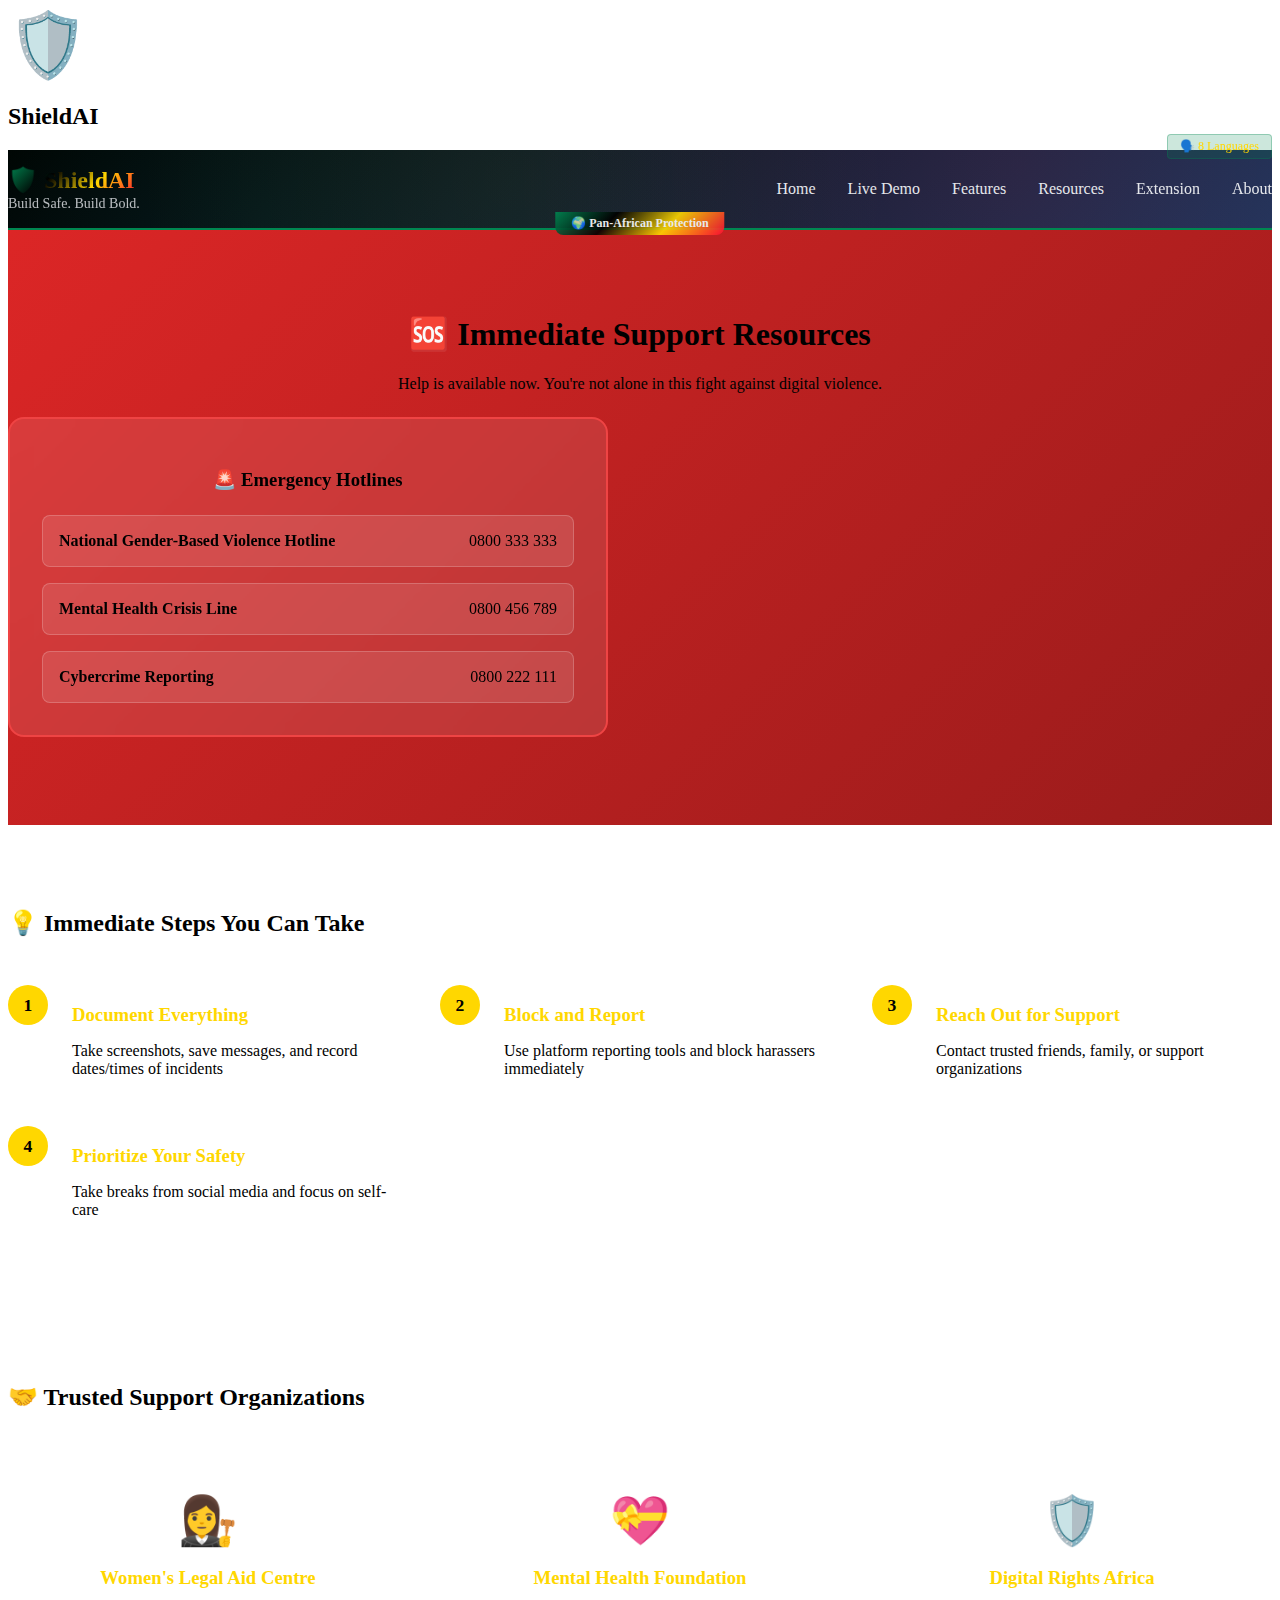
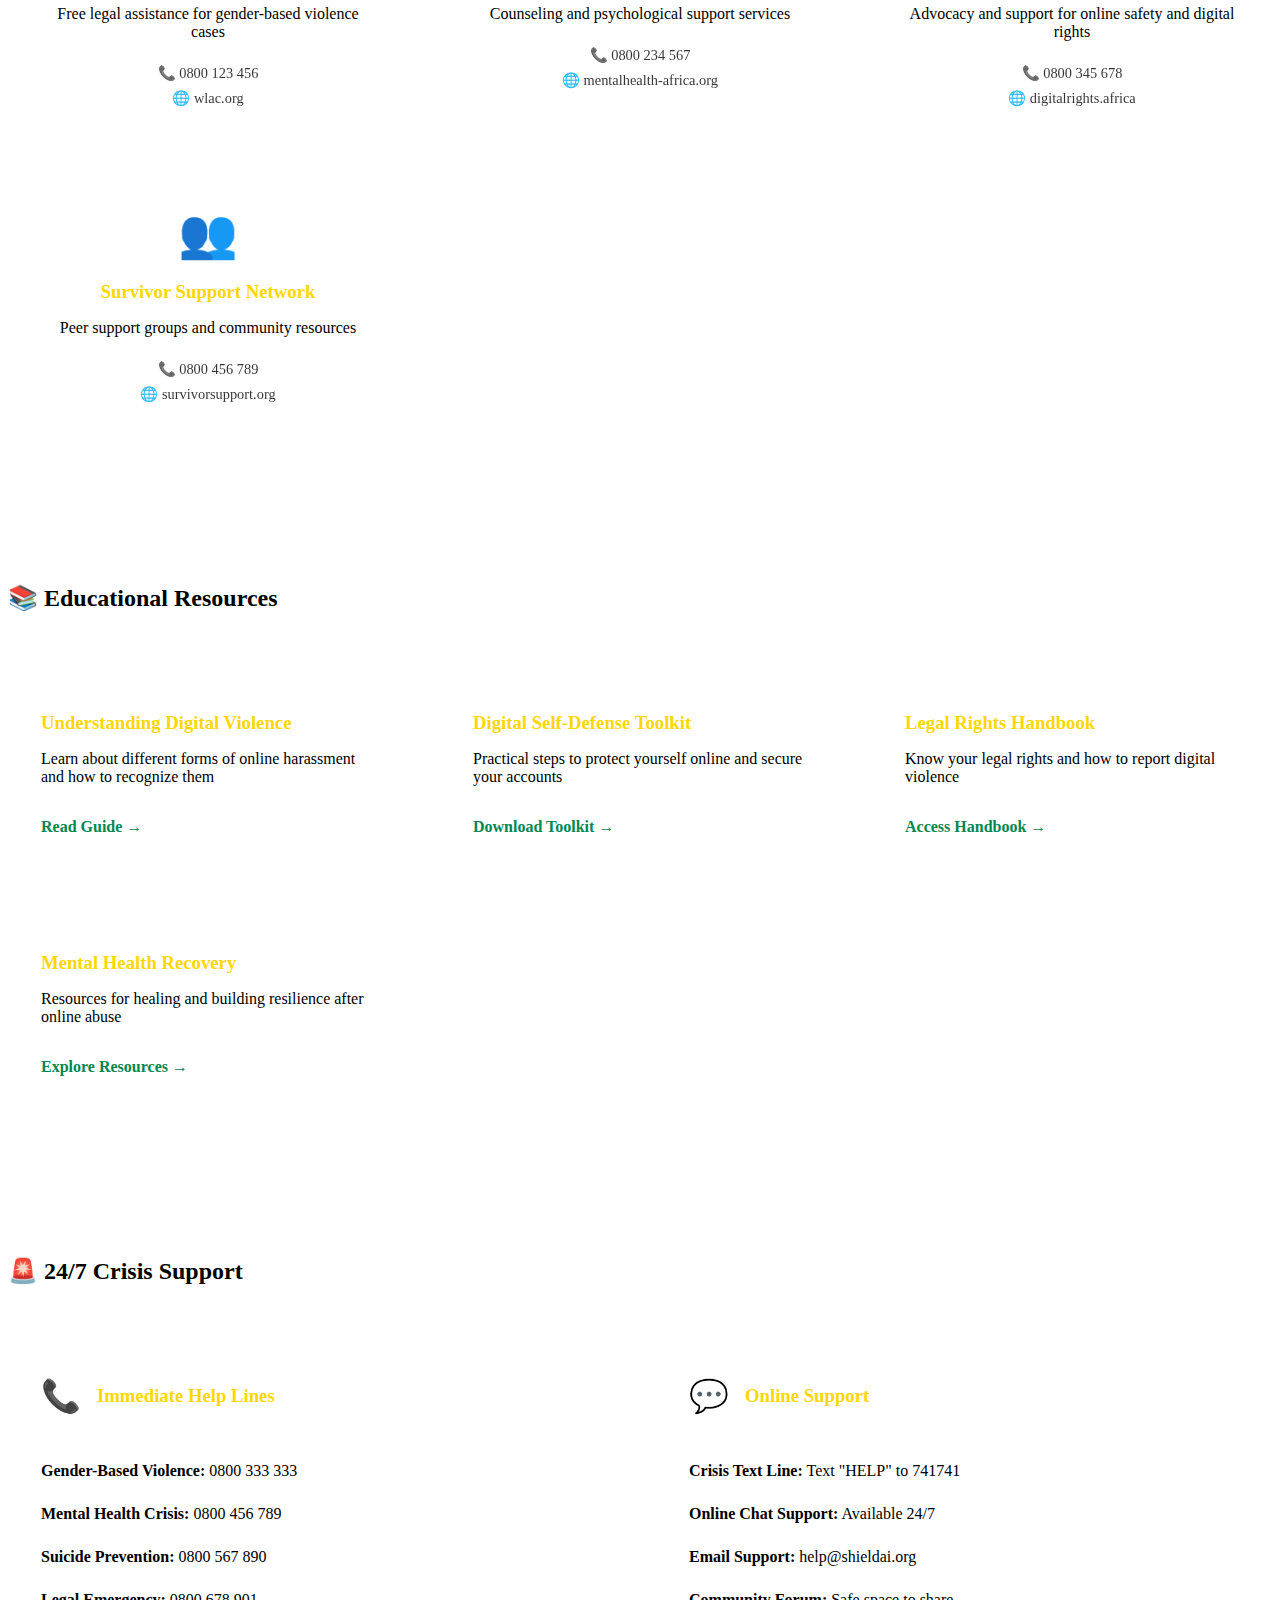
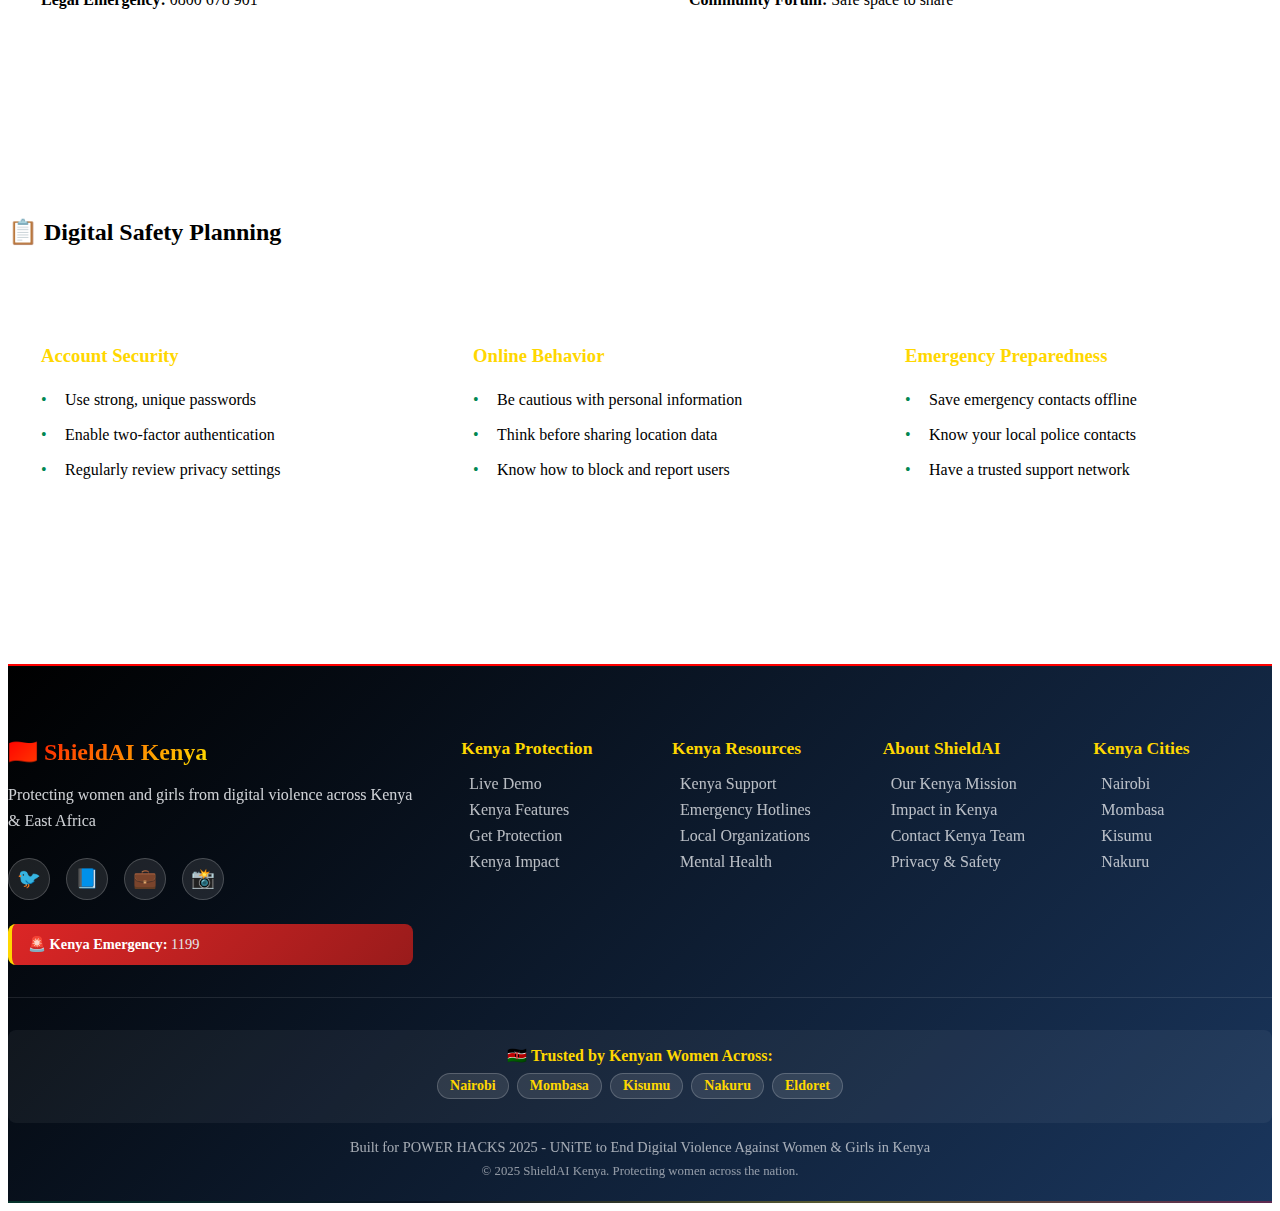
<file: shieldai/frontend/resources.html>
<!DOCTYPE html>
<html lang="en">
<head>
    <meta charset="UTF-8">
    <meta name="viewport" content="width=device-width, initial-scale=1.0">
    <title>Support Resources - ShieldAI</title>
    <link rel="stylesheet" href="assets/style.css">
    <link href="https://fonts.googleapis.com/css2?family=Inter:wght@300;400;500;600;700&display=swap" rel="stylesheet">
</head>
<body>
    <div id="loadingScreen" class="loading-screen">
        <div class="loading-content">
            <div class="loading-logo">🛡️</div>
            <h2>ShieldAI</h2>
            <div class="loading-spinner"></div>
        </div>
    </div>

    <div id="header-placeholder"></div>

    <!-- Resources Hero -->
    <section class="page-hero emergency-hero">
        <div class="container">
            <h1>🆘 Immediate Support Resources</h1>
            <p>Help is available now. You're not alone in this fight against digital violence.</p>
            <div class="emergency-contacts">
                <div class="emergency-card critical">
                    <h3>🚨 Emergency Hotlines</h3>
                    <div class="contact-list">
                        <div class="contact-item">
                            <strong>National Gender-Based Violence Hotline</strong>
                            <span>0800 333 333</span>
                        </div>
                        <div class="contact-item">
                            <strong>Mental Health Crisis Line</strong>
                            <span>0800 456 789</span>
                        </div>
                        <div class="contact-item">
                            <strong>Cybercrime Reporting</strong>
                            <span>0800 222 111</span>
                        </div>
                    </div>
                </div>
            </div>
        </div>
    </section>

    <!-- Quick Help Section -->
    <section class="quick-help">
        <div class="container">
            <h2 class="section-title">💡 Immediate Steps You Can Take</h2>
            <div class="help-steps">
                <div class="help-step">
                    <div class="step-number">1</div>
                    <div class="step-content">
                        <h3>Document Everything</h3>
                        <p>Take screenshots, save messages, and record dates/times of incidents</p>
                    </div>
                </div>
                <div class="help-step">
                    <div class="step-number">2</div>
                    <div class="step-content">
                        <h3>Block and Report</h3>
                        <p>Use platform reporting tools and block harassers immediately</p>
                    </div>
                </div>
                <div class="help-step">
                    <div class="step-number">3</div>
                    <div class="step-content">
                        <h3>Reach Out for Support</h3>
                        <p>Contact trusted friends, family, or support organizations</p>
                    </div>
                </div>
                <div class="help-step">
                    <div class="step-number">4</div>
                    <div class="step-content">
                        <h3>Prioritize Your Safety</h3>
                        <p>Take breaks from social media and focus on self-care</p>
                    </div>
                </div>
            </div>
        </div>
    </section>

    <!-- Support Organizations -->
    <section class="support-orgs">
        <div class="container">
            <h2 class="section-title">🤝 Trusted Support Organizations</h2>
            <div class="orgs-grid">
                <div class="org-card">
                    <div class="org-icon">👩‍⚖️</div>
                    <h3>Women's Legal Aid Centre</h3>
                    <p>Free legal assistance for gender-based violence cases</p>
                    <div class="org-contact">
                        <span>📞 0800 123 456</span>
                        <span>🌐 wlac.org</span>
                    </div>
                </div>
                <div class="org-card">
                    <div class="org-icon">💝</div>
                    <h3>Mental Health Foundation</h3>
                    <p>Counseling and psychological support services</p>
                    <div class="org-contact">
                        <span>📞 0800 234 567</span>
                        <span>🌐 mentalhealth-africa.org</span>
                    </div>
                </div>
                <div class="org-card">
                    <div class="org-icon">🛡️</div>
                    <h3>Digital Rights Africa</h3>
                    <p>Advocacy and support for online safety and digital rights</p>
                    <div class="org-contact">
                        <span>📞 0800 345 678</span>
                        <span>🌐 digitalrights.africa</span>
                    </div>
                </div>
                <div class="org-card">
                    <div class="org-icon">👥</div>
                    <h3>Survivor Support Network</h3>
                    <p>Peer support groups and community resources</p>
                    <div class="org-contact">
                        <span>📞 0800 456 789</span>
                        <span>🌐 survivorsupport.org</span>
                    </div>
                </div>
            </div>
        </div>
    </section>

    <!-- Educational Resources -->
    <section class="educational-resources">
        <div class="container">
            <h2 class="section-title">📚 Educational Resources</h2>
            <div class="resources-grid">
                <div class="resource-card">
                    <h3>Understanding Digital Violence</h3>
                    <p>Learn about different forms of online harassment and how to recognize them</p>
                    <a href="#" class="resource-link">Read Guide →</a>
                </div>
                <div class="resource-card">
                    <h3>Digital Self-Defense Toolkit</h3>
                    <p>Practical steps to protect yourself online and secure your accounts</p>
                    <a href="#" class="resource-link">Download Toolkit →</a>
                </div>
                <div class="resource-card">
                    <h3>Legal Rights Handbook</h3>
                    <p>Know your legal rights and how to report digital violence</p>
                    <a href="#" class="resource-link">Access Handbook →</a>
                </div>
                <div class="resource-card">
                    <h3>Mental Health Recovery</h3>
                    <p>Resources for healing and building resilience after online abuse</p>
                    <a href="#" class="resource-link">Explore Resources →</a>
                </div>
            </div>
        </div>
    </section>

    <!-- Crisis Support -->
    <section class="crisis-support">
        <div class="container">
            <h2 class="section-title">🚨 24/7 Crisis Support</h2>
            <div class="crisis-grid">
                <div class="crisis-card">
                    <div class="crisis-header">
                        <span class="crisis-icon">📞</span>
                        <h3>Immediate Help Lines</h3>
                    </div>
                    <ul class="crisis-contacts">
                        <li><strong>Gender-Based Violence:</strong> 0800 333 333</li>
                        <li><strong>Mental Health Crisis:</strong> 0800 456 789</li>
                        <li><strong>Suicide Prevention:</strong> 0800 567 890</li>
                        <li><strong>Legal Emergency:</strong> 0800 678 901</li>
                    </ul>
                </div>
                <div class="crisis-card">
                    <div class="crisis-header">
                        <span class="crisis-icon">💬</span>
                        <h3>Online Support</h3>
                    </div>
                    <ul class="crisis-contacts">
                        <li><strong>Crisis Text Line:</strong> Text "HELP" to 741741</li>
                        <li><strong>Online Chat Support:</strong> Available 24/7</li>
                        <li><strong>Email Support:</strong> help@shieldai.org</li>
                        <li><strong>Community Forum:</strong> Safe space to share</li>
                    </ul>
                </div>
            </div>
        </div>
    </section>

    <!-- Safety Planning -->
    <section class="safety-planning">
        <div class="container">
            <h2 class="section-title">📋 Digital Safety Planning</h2>
            <div class="safety-tips">
                <div class="safety-tip">
                    <h3>Account Security</h3>
                    <ul>
                        <li>Use strong, unique passwords</li>
                        <li>Enable two-factor authentication</li>
                        <li>Regularly review privacy settings</li>
                    </ul>
                </div>
                <div class="safety-tip">
                    <h3>Online Behavior</h3>
                    <ul>
                        <li>Be cautious with personal information</li>
                        <li>Think before sharing location data</li>
                        <li>Know how to block and report users</li>
                    </ul>
                </div>
                <div class="safety-tip">
                    <h3>Emergency Preparedness</h3>
                    <ul>
                        <li>Save emergency contacts offline</li>
                        <li>Know your local police contacts</li>
                        <li>Have a trusted support network</li>
                    </ul>
                </div>
            </div>
        </div>
    </section>

    <div id="footer-placeholder"></div>

    <script src="assets/script.js"></script>
    <script>
        fetch('header.html')
            .then(response => response.text())
            .then(data => {
                document.getElementById('header-placeholder').innerHTML = data;
                initializeMobileMenu();
            });

        fetch('footer.html')
            .then(response => response.text())
            .then(data => {
                document.getElementById('footer-placeholder').innerHTML = data;
            });
    </script>
</body>
</html>
</file>
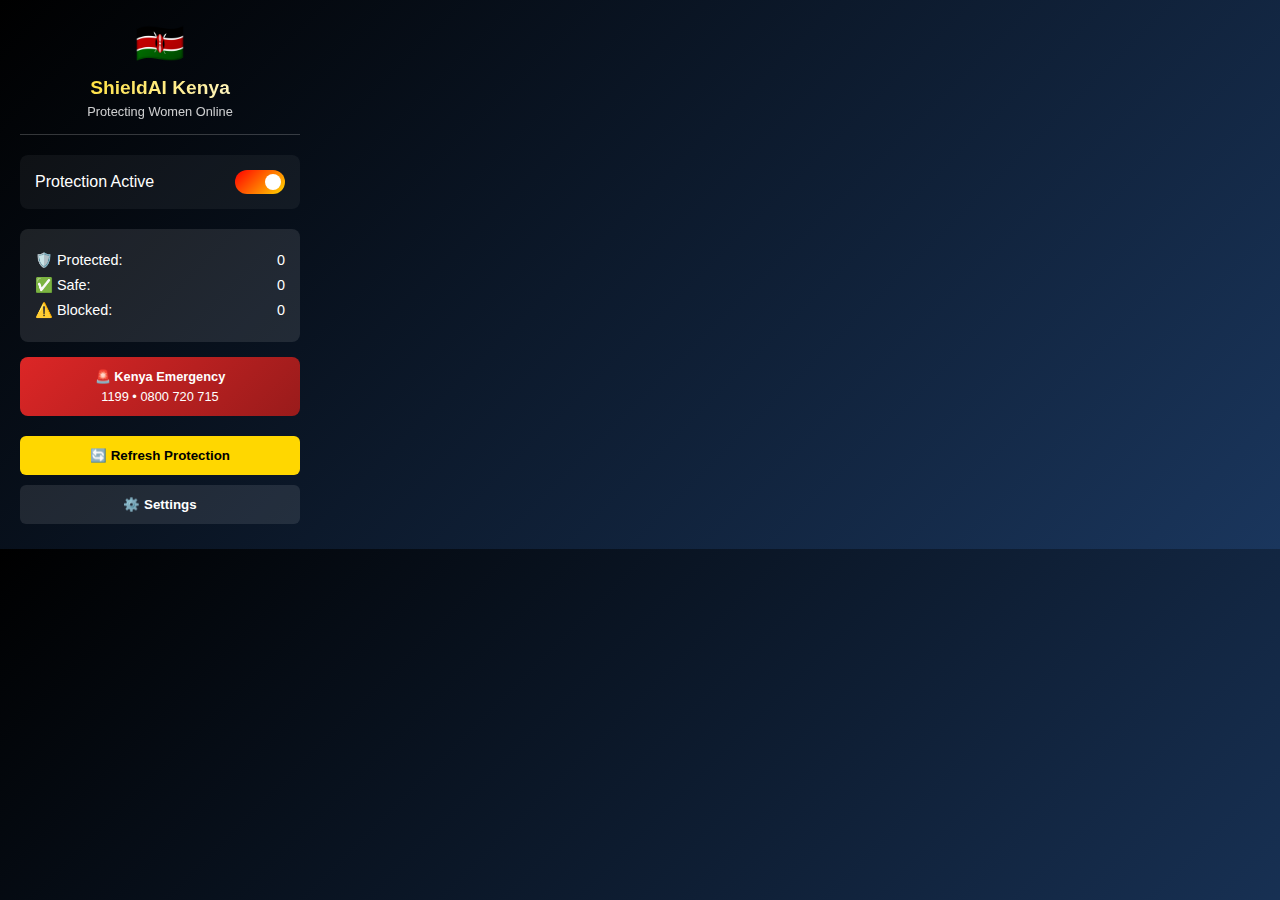
<file: shieldai/frontend/extension/popup.html>
<!DOCTYPE html>
<html>
<head>
    <meta charset="utf-8">
    <style>
        body {
            width: 320px;
            padding: 0;
            margin: 0;
            font-family: 'Inter', Arial, sans-serif;
            background: linear-gradient(135deg, #000000, #1a365d);
            color: white;
        }
        .container {
            padding: 20px;
        }
        .header {
            text-align: center;
            margin-bottom: 20px;
            padding-bottom: 15px;
            border-bottom: 1px solid rgba(255, 255, 255, 0.2);
        }
        .kenya-flag {
            font-size: 2.5rem;
            margin-bottom: 10px;
        }
        .title {
            font-size: 1.2rem;
            font-weight: bold;
            margin: 0;
            background: linear-gradient(135deg, #FFD700, #FFFFFF);
            -webkit-background-clip: text;
            -webkit-text-fill-color: transparent;
        }
        .subtitle {
            font-size: 0.8rem;
            opacity: 0.8;
            margin: 5px 0 0 0;
        }
        .stats {
            background: rgba(255, 255, 255, 0.1);
            padding: 15px;
            border-radius: 8px;
            margin: 15px 0;
            font-size: 0.9rem;
        }
        .stat-item {
            display: flex;
            justify-content: space-between;
            margin: 8px 0;
        }
        .toggle-section {
            display: flex;
            justify-content: space-between;
            align-items: center;
            margin: 20px 0;
            padding: 15px;
            background: rgba(255, 255, 255, 0.05);
            border-radius: 8px;
        }
        .switch {
            position: relative;
            display: inline-block;
            width: 50px;
            height: 24px;
        }
        .switch input {
            opacity: 0;
            width: 0;
            height: 0;
        }
        .slider {
            position: absolute;
            cursor: pointer;
            top: 0;
            left: 0;
            right: 0;
            bottom: 0;
            background-color: #6B7280;
            transition: .4s;
            border-radius: 24px;
        }
        .slider:before {
            position: absolute;
            content: "";
            height: 16px;
            width: 16px;
            left: 4px;
            bottom: 4px;
            background-color: white;
            transition: .4s;
            border-radius: 50%;
        }
        input:checked + .slider {
            background: linear-gradient(135deg, #FF0000, #FFD700);
        }
        input:checked + .slider:before {
            transform: translateX(26px);
        }
        .emergency {
            background: linear-gradient(135deg, #DC2626, #991B1B);
            padding: 12px;
            border-radius: 8px;
            text-align: center;
            margin: 15px 0;
            font-size: 0.8rem;
        }
        .emergency strong {
            display: block;
            margin-bottom: 5px;
        }
        .button {
            width: 100%;
            padding: 12px;
            background: #FFD700;
            color: black;
            border: none;
            border-radius: 6px;
            font-weight: bold;
            cursor: pointer;
            margin: 5px 0;
        }
        .button:hover {
            background: #FBBF24;
        }
        .button.secondary {
            background: rgba(255, 255, 255, 0.1);
            color: white;
        }
    </style>
</head>
<body>
    <div class="container">
        <div class="header">
            <div class="kenya-flag">🇰🇪</div>
            <div class="title">ShieldAI Kenya</div>
            <div class="subtitle">Protecting Women Online</div>
        </div>

        <div class="toggle-section">
            <span>Protection Active</span>
            <label class="switch">
                <input type="checkbox" id="protectionToggle" checked>
                <span class="slider"></span>
            </label>
        </div>

        <div class="stats">
            <div class="stat-item">
                <span>🛡️ Protected:</span>
                <span id="protectedCount">0</span>
            </div>
            <div class="stat-item">
                <span>✅ Safe:</span>
                <span id="safeCount">0</span>
            </div>
            <div class="stat-item">
                <span>⚠️ Blocked:</span>
                <span id="blockedCount">0</span>
            </div>
        </div>

        <div class="emergency">
            <strong>🚨 Kenya Emergency</strong>
            <div>1199 • 0800 720 715</div>
        </div>

        <button class="button" id="refreshBtn">🔄 Refresh Protection</button>
        <button class="button secondary" id="settingsBtn">⚙️ Settings</button>
    </div>

    <script src="popup.js"></script>
</body>
</html>
</file>
<file: shieldai/frontend/assets/style.css>
/* Africa Home Page Specific Styles */
.africa-home {
    background: linear-gradient(135deg, #000000 0%, #1a365d 100%);
    color: white;
}

.africa-hero-badge {
    display: inline-block;
    background: var(--africa-gradient);
    color: white;
    padding: 0.5rem 1.5rem;
    border-radius: 50px;
    font-weight: 600;
    margin-bottom: 1rem;
    font-size: 0.9rem;
    border: 1px solid rgba(255, 255, 255, 0.3);
}

.loading-logo {
    font-size: 4rem;
    margin-bottom: 1rem;
    animation: pulse 2s infinite;
}

.africa-feature-grid {
    display: grid;
    grid-template-columns: repeat(auto-fit, minmax(250px, 1fr));
    gap: 2rem;
}

.countries-list {
    display: flex;
    gap: 0.5rem;
    justify-content: center;
    flex-wrap: wrap;
    margin-top: 1rem;
}

.country-tag {
    background: rgba(0, 135, 81, 0.1);
    padding: 0.5rem 1rem;
    border-radius: 50px;
    font-size: 0.875rem;
    border: 1px solid var(--africa-green);
    color: var(--africa-green);
    font-weight: 500;
}

@keyframes pulse {
    0%, 100% { transform: scale(1); }
    50% { transform: scale(1.1); }
}

/* Demo Preview Styles */
.demo-preview {
    background: rgba(255, 255, 255, 0.05);
    padding: 4rem 0;
}

.preview-content {
    display: grid;
    grid-template-columns: 1fr 1fr;
    gap: 4rem;
    align-items: center;
}

.demo-window {
    background: white;
    border-radius: 12px;
    overflow: hidden;
    box-shadow: 0 20px 40px rgba(0,0,0,0.3);
}

.window-header {
    background: #1F2937;
    color: white;
    padding: 1rem;
    display: flex;
    align-items: center;
    gap: 1rem;
}

.window-controls {
    display: flex;
    gap: 0.5rem;
}

.window-controls span {
    width: 12px;
    height: 12px;
    border-radius: 50%;
    background: #EF4444;
}

.window-controls span:nth-child(2) {
    background: #F59E0B;
}

.window-controls span:nth-child(3) {
    background: #10B981;
}

.demo-content {
    padding: 1.5rem;
}

.message {
    display: flex;
    justify-content: space-between;
    align-items: center;
    padding: 1rem;
    margin-bottom: 0.75rem;
    border-radius: 8px;
    border-left: 4px solid;
}

.message.toxic {
    background: #FEF2F2;
    border-left-color: #EF4444;
}

.message.safe {
    background: #F0FDF4;
    border-left-color: #10B981;
}

.message-text {
    color: #1F2937;
    font-weight: 500;
}

.shield-badge {
    background: rgba(0,0,0,0.1);
    padding: 0.25rem 0.75rem;
    border-radius: 20px;
    font-size: 0.875rem;
    font-weight: 600;
}

/* Emergency Section */
.emergency-section {
    background: linear-gradient(135deg, #DC2626, #991B1B);
    color: white;
    padding: 4rem 0;
}

.emergency-content {
    display: flex;
    align-items: center;
    gap: 3rem;
    max-width: 800px;
    margin: 0 auto;
}

.emergency-icon {
    font-size: 4rem;
}

.emergency-contacts {
    display: grid;
    grid-template-columns: 1fr 1fr;
    gap: 1rem;
    margin: 1.5rem 0;
}

.contact-item {
    background: rgba(255,255,255,0.1);
    padding: 1rem;
    border-radius: 8px;
    border: 1px solid rgba(255,255,255,0.2);
}

/* Trust Badges */
.trust-badges {
    display: flex;
    gap: 1rem;
    justify-content: center;
    flex-wrap: wrap;
    margin-top: 2rem;
}

.badge {
    background: rgba(255,255,255,0.1);
    padding: 0.5rem 1rem;
    border-radius: 20px;
    font-size: 0.875rem;
    border: 1px solid rgba(255,255,255,0.2);
}

/* Responsive Design */
@media (max-width: 768px) {
    .preview-content {
        grid-template-columns: 1fr;
        gap: 2rem;
    }
    
    .emergency-content {
        flex-direction: column;
        text-align: center;
        gap: 2rem;
    }
    
    .emergency-contacts {
        grid-template-columns: 1fr;
    }
    
    .trust-badges {
        flex-direction: column;
        align-items: center;
    }
}
/* Africa Resources Page Specific Styles */
.africa-resources {
    background: linear-gradient(135deg, #000000 0%, #1a365d 100%);
    color: white;
}

.africa-hero-badge {
    display: inline-block;
    background: var(--africa-gradient);
    color: white;
    padding: 0.5rem 1.5rem;
    border-radius: 50px;
    font-weight: 600;
    margin-bottom: 1rem;
    font-size: 0.9rem;
    border: 1px solid rgba(255, 255, 255, 0.3);
}

/* Emergency Hero Section */
.emergency-hero {
    background: linear-gradient(135deg, #DC2626 0%, #991B1B 100%);
    text-align: center;
    padding: 4rem 0;
}

.emergency-contacts {
    max-width: 600px;
    margin: 2rem auto 0;
}

.emergency-card {
    background: rgba(255, 255, 255, 0.1);
    padding: 2rem;
    border-radius: 16px;
    border: 2px solid rgba(255, 255, 255, 0.2);
    backdrop-filter: blur(10px);
}

.emergency-card.critical {
    border-color: #EF4444;
}

.contact-list {
    display: flex;
    flex-direction: column;
    gap: 1rem;
    margin-top: 1.5rem;
}

.contact-item {
    display: flex;
    justify-content: space-between;
    align-items: center;
    padding: 1rem;
    background: rgba(255, 255, 255, 0.05);
    border-radius: 8px;
    border-left: 4px solid var(--africa-green);
}

/* Quick Help Section */
.quick-help {
    padding: 4rem 0;
    background: rgba(255, 255, 255, 0.02);
}

.help-steps {
    display: grid;
    grid-template-columns: repeat(auto-fit, minmax(300px, 1fr));
    gap: 2rem;
    margin-top: 3rem;
}

.help-step {
    display: flex;
    gap: 1.5rem;
    align-items: flex-start;
}

.step-number {
    background: var(--africa-gradient);
    color: white;
    width: 40px;
    height: 40px;
    border-radius: 50%;
    display: flex;
    align-items: center;
    justify-content: center;
    font-weight: bold;
    font-size: 1.2rem;
    flex-shrink: 0;
}

.step-content h3 {
    color: var(--africa-gold);
    margin-bottom: 0.5rem;
}

/* Support Organizations */
.support-orgs {
    padding: 4rem 0;
}

.orgs-grid {
    display: grid;
    grid-template-columns: repeat(auto-fit, minmax(350px, 1fr));
    gap: 2rem;
    margin-top: 3rem;
}

.org-card {
    background: rgba(255, 255, 255, 0.05);
    padding: 2rem;
    border-radius: 16px;
    border: 1px solid rgba(255, 255, 255, 0.1);
    text-align: center;
    transition: transform 0.3s ease, box-shadow 0.3s ease;
}

.org-card:hover {
    transform: translateY(-5px);
    box-shadow: 0 10px 25px rgba(0,0,0,0.2);
    border-color: var(--africa-gold);
}

.org-icon {
    font-size: 3rem;
    margin-bottom: 1rem;
}

.org-card h3 {
    color: var(--africa-gold);
    margin-bottom: 1rem;
}

.org-contact {
    margin-top: 1.5rem;
    display: flex;
    flex-direction: column;
    gap: 0.5rem;
    font-size: 0.9rem;
    opacity: 0.8;
}

/* Regional Support */
.regional-support {
    padding: 4rem 0;
    background: rgba(255, 255, 255, 0.02);
}

.regional-grid {
    display: grid;
    grid-template-columns: repeat(auto-fit, minmax(280px, 1fr));
    gap: 2rem;
    margin-top: 3rem;
}

.region-card {
    background: rgba(255, 255, 255, 0.05);
    padding: 2rem;
    border-radius: 16px;
    border: 1px solid rgba(255, 255, 255, 0.1);
}

.region-card h3 {
    color: var(--africa-gold);
    margin-bottom: 1.5rem;
    font-size: 1.3rem;
}

.region-card ul {
    list-style: none;
    padding: 0;
}

.region-card li {
    padding: 0.5rem 0;
    border-bottom: 1px solid rgba(255, 255, 255, 0.1);
}

.region-card li:last-child {
    border-bottom: none;
}

/* Educational Resources */
.educational-resources {
    padding: 4rem 0;
}

.resources-grid {
    display: grid;
    grid-template-columns: repeat(auto-fit, minmax(300px, 1fr));
    gap: 2rem;
    margin-top: 3rem;
}

.resource-card {
    background: rgba(255, 255, 255, 0.05);
    padding: 2rem;
    border-radius: 16px;
    border: 1px solid rgba(255, 255, 255, 0.1);
    transition: transform 0.3s ease;
}

.resource-card:hover {
    transform: translateY(-5px);
    border-color: var(--africa-green);
}

.resource-card h3 {
    color: var(--africa-gold);
    margin-bottom: 1rem;
}

.resource-link {
    display: inline-block;
    margin-top: 1rem;
    color: var(--africa-green);
    text-decoration: none;
    font-weight: 600;
}

.resource-link:hover {
    text-decoration: underline;
}

/* Crisis Support */
.crisis-support {
    padding: 4rem 0;
    background: rgba(255, 255, 255, 0.02);
}

.crisis-grid {
    display: grid;
    grid-template-columns: repeat(auto-fit, minmax(350px, 1fr));
    gap: 2rem;
    margin-top: 3rem;
}

.crisis-card {
    background: rgba(255, 255, 255, 0.05);
    padding: 2rem;
    border-radius: 16px;
    border: 1px solid rgba(255, 255, 255, 0.1);
}

.crisis-header {
    display: flex;
    align-items: center;
    gap: 1rem;
    margin-bottom: 1.5rem;
}

.crisis-icon {
    font-size: 2rem;
}

.crisis-card h3 {
    color: var(--africa-gold);
}

.crisis-contacts {
    list-style: none;
    padding: 0;
}

.crisis-contacts li {
    padding: 0.75rem 0;
    border-bottom: 1px solid rgba(255, 255, 255, 0.1);
}

.crisis-contacts li:last-child {
    border-bottom: none;
}

/* Legal Information */
.legal-info {
    padding: 4rem 0;
}

.legal-content {
    display: grid;
    grid-template-columns: 1fr 1fr;
    gap: 3rem;
    margin-top: 3rem;
}

.legal-points, .legal-actions {
    background: rgba(255, 255, 255, 0.05);
    padding: 2rem;
    border-radius: 16px;
    border: 1px solid rgba(255, 255, 255, 0.1);
}

.legal-points h3, .legal-actions h3 {
    color: var(--africa-gold);
    margin-bottom: 1.5rem;
}

.legal-points ul, .legal-actions ol {
    padding-left: 1.5rem;
}

.legal-points li, .legal-actions li {
    margin-bottom: 0.75rem;
    line-height: 1.6;
}

/* Safety Planning */
.safety-planning {
    padding: 4rem 0;
    background: rgba(255, 255, 255, 0.02);
}

.safety-tips {
    display: grid;
    grid-template-columns: repeat(auto-fit, minmax(300px, 1fr));
    gap: 2rem;
    margin-top: 3rem;
}

.safety-tip {
    background: rgba(255, 255, 255, 0.05);
    padding: 2rem;
    border-radius: 16px;
    border: 1px solid rgba(255, 255, 255, 0.1);
}

.safety-tip h3 {
    color: var(--africa-gold);
    margin-bottom: 1rem;
}

.safety-tip ul {
    list-style: none;
    padding: 0;
}

.safety-tip li {
    padding: 0.5rem 0;
    border-bottom: 1px solid rgba(255, 255, 255, 0.1);
    position: relative;
    padding-left: 1.5rem;
}

.safety-tip li:before {
    content: "•";
    color: var(--africa-green);
    position: absolute;
    left: 0;
}

.safety-tip li:last-child {
    border-bottom: none;
}

/* Language Support */
.language-support {
    padding: 4rem 0;
}

.languages-grid {
    display: grid;
    grid-template-columns: repeat(auto-fit, minmax(200px, 1fr));
    gap: 1.5rem;
    margin-top: 2rem;
}

.language-card {
    background: rgba(255, 255, 255, 0.05);
    padding: 1.5rem;
    border-radius: 12px;
    text-align: center;
    border-left: 4px solid var(--africa-green);
    transition: transform 0.3s ease;
}

.language-card:hover {
    transform: translateY(-3px);
}

.language-card h3 {
    color: var(--africa-green);
    margin-bottom: 0.5rem;
}

.language-card p {
    opacity: 0.8;
    font-size: 0.9rem;
}

/* Responsive Design */
@media (max-width: 768px) {
    .legal-content {
        grid-template-columns: 1fr;
        gap: 2rem;
    }
    
    .contact-item {
        flex-direction: column;
        align-items: flex-start;
        gap: 0.5rem;
    }
    
    .help-step {
        flex-direction: column;
        text-align: center;
    }
    
    .step-number {
        align-self: center;
    }
    
    .orgs-grid,
    .regional-grid,
    .resources-grid,
    .crisis-grid,
    .safety-tips {
        grid-template-columns: 1fr;
    }
    
    .emergency-card {
        padding: 1.5rem;
    }
}

@media (max-width: 480px) {
    .languages-grid {
        grid-template-columns: 1fr;
    }
    
    .section-title {
        font-size: 1.8rem;
    }
}
/* Africa Impact Dashboard Specific Styles */
.africa-impact {
    background: linear-gradient(135deg, #000000 0%, #1a365d 100%);
    color: white;
    min-height: 100vh;
}

.impact-hero {
    text-align: center;
    padding: 4rem 0 2rem;
    background: var(--africa-gradient);
}

.africa-flag {
    font-size: 4rem;
    margin-bottom: 1rem;
}

.impact-stats-grid {
    display: grid;
    grid-template-columns: repeat(auto-fit, minmax(250px, 1fr));
    gap: 1.5rem;
    margin: 3rem 0;
}

.impact-stat-card {
    background: rgba(255, 255, 255, 0.1);
    padding: 2rem;
    border-radius: 12px;
    text-align: center;
    backdrop-filter: blur(10px);
    border: 1px solid rgba(255, 255, 255, 0.2);
    transition: transform 0.3s ease, box-shadow 0.3s ease;
}

.impact-stat-card:hover {
    transform: translateY(-5px);
    box-shadow: 0 10px 25px rgba(0,0,0,0.2);
    border-color: var(--africa-gold);
}

.stat-number {
    font-size: 3rem;
    font-weight: 700;
    background: linear-gradient(135deg, #FFD700, #FFFFFF);
    -webkit-background-clip: text;
    -webkit-text-fill-color: transparent;
    margin-bottom: 0.5rem;
}

.stat-label {
    color: #E5E7EB;
    font-size: 1.1rem;
}

/* Regions Grid */
.regions-grid {
    display: grid;
    grid-template-columns: repeat(auto-fit, minmax(200px, 1fr));
    gap: 1rem;
    margin: 2rem 0;
}

.region-card {
    background: rgba(255, 255, 255, 0.05);
    padding: 1.5rem;
    border-radius: 8px;
    text-align: center;
    border: 1px solid rgba(255, 255, 255, 0.1);
    transition: transform 0.3s ease;
}

.region-card:hover {
    transform: translateY(-5px);
    border-color: var(--africa-green);
}

.region-card h3 {
    color: var(--africa-gold);
    margin-bottom: 0.5rem;
}

/* Countries Grid */
.countries-grid {
    display: grid;
    grid-template-columns: repeat(auto-fit, minmax(180px, 1fr));
    gap: 1rem;
    margin: 2rem 0;
}

.country-card {
    background: rgba(255, 255, 255, 0.05);
    padding: 1.5rem;
    border-radius: 8px;
    text-align: center;
    border: 1px solid rgba(255, 255, 255, 0.1);
    transition: transform 0.3s ease;
}

.country-card:hover {
    transform: translateY(-5px);
    border-color: var(--africa-green);
}

.country-card h3 {
    color: var(--africa-gold);
    margin-bottom: 0.5rem;
}

/* Platform Statistics */
.platform-stats {
    background: rgba(255, 255, 255, 0.05);
    padding: 2rem;
    border-radius: 12px;
    margin: 2rem 0;
    border: 1px solid rgba(255, 255, 255, 0.1);
}

.platform-item {
    margin-bottom: 1.5rem;
}

.platform-header {
    display: flex;
    justify-content: space-between;
    align-items: center;
    margin-bottom: 0.5rem;
}

.platform-name {
    font-weight: 600;
    color: var(--africa-gold);
}

.platform-count {
    color: #E5E7EB;
    font-size: 0.9rem;
}

.platform-bar {
    background: rgba(255, 255, 255, 0.1);
    height: 8px;
    border-radius: 4px;
    margin: 0.5rem 0;
    overflow: hidden;
}

.platform-fill {
    height: 100%;
    background: linear-gradient(90deg, #FF0000, #FFD700);
    border-radius: 4px;
    transition: width 0.5s ease;
}

/* Africa Emergency */
.africa-emergency {
    background: linear-gradient(135deg, #DC2626 0%, #991B1B 100%);
    padding: 2rem;
    border-radius: 12px;
    margin: 2rem 0;
    text-align: center;
    border: 1px solid rgba(255, 255, 255, 0.2);
}

.emergency-contacts {
    display: grid;
    grid-template-columns: repeat(auto-fit, minmax(250px, 1fr));
    gap: 1rem;
    margin: 1.5rem 0;
}

.contact-item {
    background: rgba(255, 255, 255, 0.1);
    padding: 1rem;
    border-radius: 8px;
    border: 1px solid rgba(255, 255, 255, 0.2);
}

/* Loading States */
.loading {
    text-align: center;
    padding: 2rem;
    color: #9CA3AF;
}

/* API Status */
.api-status {
    display: inline-block;
    padding: 0.25rem 0.75rem;
    border-radius: 20px;
    font-size: 0.875rem;
    margin-left: 1rem;
    font-weight: 600;
}

.api-live {
    background: #10B981;
    color: white;
}

.api-offline {
    background: #EF4444;
    color: white;
}

/* Language Support */
.language-support {
    margin: 2rem 0;
}

.language-stats {
    display: grid;
    grid-template-columns: repeat(auto-fit, minmax(150px, 1fr));
    gap: 1rem;
    margin: 1rem 0;
}

.language-stat {
    text-align: center;
    padding: 1rem;
    background: rgba(255, 255, 255, 0.05);
    border-radius: 8px;
    border: 1px solid rgba(255, 255, 255, 0.1);
    transition: transform 0.3s ease;
}

.language-stat:hover {
    transform: translateY(-3px);
    border-color: var(--africa-green);
}

.language-stat h4 {
    color: var(--africa-gold);
    margin-bottom: 0.5rem;
}

/* Cultural Context */
.cultural-context {
    margin: 2rem 0;
}

.context-grid {
    display: grid;
    grid-template-columns: repeat(auto-fit, minmax(250px, 1fr));
    gap: 1.5rem;
    margin: 2rem 0;
}

.context-card {
    background: rgba(255, 255, 255, 0.05);
    padding: 1.5rem;
    border-radius: 8px;
    border-left: 4px solid var(--africa-green);
    transition: transform 0.3s ease;
}

.context-card:hover {
    transform: translateY(-5px);
    border-left-color: var(--africa-gold);
}

.context-card h3 {
    color: var(--africa-gold);
    margin-bottom: 1rem;
}

/* Section Headers */
.africa-regions h2,
.top-countries h2,
.platform-stats h2,
.language-support h2,
.africa-emergency h2,
.cultural-context h2 {
    color: var(--africa-gold);
    margin-bottom: 1.5rem;
    font-size: 1.5rem;
}

/* Responsive Design */
@media (max-width: 768px) {
    .impact-stats-grid {
        grid-template-columns: repeat(2, 1fr);
        gap: 1rem;
    }
    
    .regions-grid,
    .countries-grid {
        grid-template-columns: repeat(2, 1fr);
    }
    
    .language-stats {
        grid-template-columns: repeat(3, 1fr);
    }
    
    .context-grid {
        grid-template-columns: 1fr;
    }
    
    .emergency-contacts {
        grid-template-columns: 1fr;
    }
    
    .impact-stat-card {
        padding: 1.5rem;
    }
    
    .stat-number {
        font-size: 2rem;
    }
}

@media (max-width: 480px) {
    .impact-stats-grid {
        grid-template-columns: 1fr;
    }
    
    .regions-grid,
    .countries-grid,
    .language-stats {
        grid-template-columns: 1fr;
    }
    
    .impact-hero {
        padding: 2rem 0 1rem;
    }
    
    .africa-flag {
        font-size: 3rem;
    }
}

/* Animation for stats */
@keyframes countUp {
    from {
        opacity: 0;
        transform: translateY(20px);
    }
    to {
        opacity: 1;
        transform: translateY(0);
    }
}

.impact-stat-card,
.region-card,
.country-card,
.language-stat,
.context-card {
    animation: countUp 0.6s ease-out;
}

/* Stagger animations */
.impact-stat-card:nth-child(1) { animation-delay: 0.1s; }
.impact-stat-card:nth-child(2) { animation-delay: 0.2s; }
.impact-stat-card:nth-child(3) { animation-delay: 0.3s; }
.impact-stat-card:nth-child(4) { animation-delay: 0.4s; }
.impact-stat-card:nth-child(5) { animation-delay: 0.5s; }
.impact-stat-card:nth-child(6) { animation-delay: 0.6s; }

/* Africa Header Styles */
.header {
    background: linear-gradient(135deg, #000000 0%, #1a365d 100%);
    border-bottom: 2px solid var(--africa-green);
    padding: 1rem 0;
    position: sticky;
    top: 0;
    z-index: 1000;
}

.nav {
    display: flex;
    justify-content: space-between;
    align-items: center;
    position: relative;
}

.logo h1 {
    margin: 0;
    font-size: 1.5rem;
    font-weight: 700;
    background: var(--africa-gradient);
    -webkit-background-clip: text;
    -webkit-text-fill-color: transparent;
}

.logo span {
    font-size: 0.875rem;
    color: #E5E7EB;
    opacity: 0.8;
}

.logo-link {
    text-decoration: none;
    color: inherit;
}

.nav-links {
    display: flex;
    gap: 2rem;
    align-items: center;
}

.nav-link {
    color: #E5E7EB;
    text-decoration: none;
    font-weight: 500;
    transition: color 0.3s ease;
    position: relative;
}

.nav-link:hover {
    color: var(--africa-gold);
}

.nav-link::after {
    content: '';
    position: absolute;
    bottom: -5px;
    left: 0;
    width: 0;
    height: 2px;
    background: var(--africa-gradient);
    transition: width 0.3s ease;
}

.nav-link:hover::after {
    width: 100%;
}

.mobile-menu-btn {
    display: none;
    flex-direction: column;
    background: none;
    border: none;
    cursor: pointer;
    padding: 0.5rem;
}

.mobile-menu-btn span {
    width: 25px;
    height: 3px;
    background: var(--africa-gold);
    margin: 3px 0;
    transition: 0.3s;
    border-radius: 2px;
}

/* Active state styling */
.nav-link.active {
    color: var(--africa-gold);
    font-weight: 600;
}

.nav-link.active::after {
    width: 100%;
}

/* Africa Continent Animation */
@keyframes africa-pulse {
    0%, 100% { transform: scale(1); }
    50% { transform: scale(1.1); }
}

.logo h1:hover {
    animation: africa-pulse 0.5s ease-in-out;
}

/* African Pattern Background */
.header::before {
    content: '';
    position: absolute;
    top: 0;
    left: 0;
    right: 0;
    bottom: 0;
    background-image: 
        radial-gradient(circle at 20% 80%, rgba(0, 135, 81, 0.1) 0%, transparent 50%),
        radial-gradient(circle at 80% 20%, rgba(253, 13, 53, 0.1) 0%, transparent 50%),
        radial-gradient(circle at 40% 40%, rgba(255, 215, 0, 0.05) 0%, transparent 50%);
    pointer-events: none;
}

/* Regional Indicator */
.nav::after {
    content: '🌍 Pan-African Protection';
    position: absolute;
    top: 100%;
    left: 50%;
    transform: translateX(-50%);
    background: var(--africa-gradient);
    color: white;
    padding: 0.25rem 1rem;
    border-radius: 0 0 8px 8px;
    font-size: 0.75rem;
    font-weight: 600;
    opacity: 0.9;
}

/* Language Indicator */
.nav-links::before {
    content: '🗣️ 8 Languages';
    position: absolute;
    top: -2rem;
    right: 0;
    background: rgba(0, 135, 81, 0.2);
    color: var(--africa-gold);
    padding: 0.25rem 0.75rem;
    border-radius: 4px;
    font-size: 0.75rem;
    font-weight: 500;
    border: 1px solid rgba(0, 135, 81, 0.3);
}

/* Mobile Styles */
@media (max-width: 768px) {
    .mobile-menu-btn {
        display: flex;
    }
    
    .nav-links {
        display: none;
        position: absolute;
        top: 100%;
        left: 0;
        right: 0;
        background: linear-gradient(135deg, #000000 0%, #1a365d 100%);
        flex-direction: column;
        padding: 1rem;
        border-top: 2px solid var(--africa-green);
        box-shadow: 0 4px 20px rgba(0,0,0,0.3);
    }
    
    .nav-links.active {
        display: flex;
    }
    
    .nav-link {
        padding: 0.75rem 0;
        border-bottom: 1px solid rgba(255, 255, 255, 0.1);
        width: 100%;
        text-align: center;
    }
    
    .nav-link:last-child {
        border-bottom: none;
    }
    
    /* Hide indicators on mobile */
    .nav::after {
        display: none;
    }
    
    .nav-links::before {
        display: none;
    }
    
    /* Country flags in dropdown for mobile */
    .nav-link[href*="impact"]::before {
        content: '📊 ';
    }
    
    .nav-link[href*="resources"]::before {
        content: '🆘 ';
    }
    
    .nav-link[href*="features"]::before {
        content: '✨ ';
    }
    
    .nav-link[href*="demo"]::before {
        content: '🚀 ';
    }
    
    .nav-link[href*="extension"]::before {
        content: '🛡️ ';
    }
}

/* Small mobile adjustments */
@media (max-width: 480px) {
    .logo h1 {
        font-size: 1.25rem;
    }
    
    .logo span {
        font-size: 0.75rem;
    }
    
    .nav-links {
        padding: 0.5rem;
    }
    
    .nav-link {
        padding: 0.5rem 0;
        font-size: 0.9rem;
    }
}

/* CSS Variables for African Colors */
:root {
    --africa-green: #008751;
    --africa-green-light: #00A86B;
    --africa-black: #000000;
    --africa-red: #FD0D35;
    --africa-gold: #FFD700;
    --africa-yellow: #FCD116;
    --africa-blue: #0055A4;
    --africa-gradient: linear-gradient(135deg, #008751 0%, #000000 33%, #FFD700 66%, #FD0D35 100%);
}

/* Header scroll effect */
.header {
    transition: background-position 0.3s ease;
}

/* Ensure proper stacking context */
.header {
    isolation: isolate;
}

/* Focus styles for accessibility */
.nav-link:focus,
.mobile-menu-btn:focus {
    outline: 2px solid var(--africa-gold);
    outline-offset: 2px;
}

/* Loading state for header */
.header.loading {
    opacity: 0.8;
}

/* High contrast mode support */
@media (prefers-contrast: high) {
    .header {
        border-bottom: 3px solid var(--africa-gold);
    }
    
    .nav-link {
        font-weight: 600;
    }
}

/* Reduced motion support */
@media (prefers-reduced-motion: reduce) {
    .logo h1:hover {
        animation: none;
    }
    
    .nav-link::after {
        transition: none;
    }
    
    .header {
        transition: none;
    }
    
    .mobile-menu-btn span {
        transition: none;
    }
}
/* Africa Footer Styles */
.footer {
    background: linear-gradient(135deg, #000000 0%, #1a365d 100%);
    color: #E5E7EB;
    padding: 3rem 0 1rem;
    border-top: 2px solid var(--africa-green);
    margin-top: 4rem;
    position: relative;
}

.footer::before {
    content: '';
    position: absolute;
    top: 0;
    left: 0;
    right: 0;
    height: 1px;
    background: var(--africa-gradient);
    opacity: 0.6;
}

.footer-content {
    display: grid;
    grid-template-columns: 1fr 2fr;
    gap: 3rem;
    margin-bottom: 2rem;
}

.footer-brand h3 {
    font-size: 1.5rem;
    font-weight: 700;
    background: var(--africa-gradient);
    -webkit-background-clip: text;
    -webkit-text-fill-color: transparent;
    margin-bottom: 1rem;
}

.footer-brand p {
    line-height: 1.6;
    margin-bottom: 1.5rem;
    opacity: 0.9;
}

.social-links {
    display: flex;
    gap: 1rem;
    margin-bottom: 1.5rem;
}

.social-links a {
    display: inline-flex;
    align-items: center;
    justify-content: center;
    width: 40px;
    height: 40px;
    background: rgba(255, 255, 255, 0.1);
    border-radius: 50%;
    text-decoration: none;
    font-size: 1.2rem;
    transition: all 0.3s ease;
    border: 1px solid rgba(255, 255, 255, 0.2);
}

.social-links a:hover {
    background: var(--africa-gradient);
    transform: translateY(-2px);
    box-shadow: 0 4px 12px rgba(255, 215, 0, 0.3);
}

.africa-emergency-footer {
    background: linear-gradient(135deg, var(--africa-red), #991B1B);
    padding: 0.75rem 1rem;
    border-radius: 8px;
    border-left: 4px solid var(--africa-gold);
    font-size: 0.9rem;
}

.africa-emergency-footer strong {
    color: white;
}

.footer-links {
    display: grid;
    grid-template-columns: repeat(4, 1fr);
    gap: 2rem;
}

.footer-column h4 {
    color: var(--africa-gold);
    font-size: 1.1rem;
    margin-bottom: 1rem;
    font-weight: 600;
}

.footer-column a {
    display: block;
    color: #E5E7EB;
    text-decoration: none;
    margin-bottom: 0.5rem;
    transition: color 0.3s ease, transform 0.3s ease;
    opacity: 0.8;
    position: relative;
    padding-left: 0.5rem;
}

.footer-column a:hover {
    color: var(--africa-gold);
    opacity: 1;
    transform: translateX(5px);
}

.footer-column a::before {
    content: '▸';
    position: absolute;
    left: -0.5rem;
    opacity: 0;
    transition: opacity 0.3s ease;
}

.footer-column a:hover::before {
    opacity: 1;
}

.footer-bottom {
    border-top: 1px solid rgba(255, 255, 255, 0.1);
    padding-top: 2rem;
    text-align: center;
}

.africa-partners {
    margin-bottom: 1rem;
    padding: 1rem;
    background: rgba(255, 255, 255, 0.05);
    border-radius: 8px;
    border: 1px solid rgba(0, 135, 81, 0.2);
}

.africa-partners span {
    display: block;
    margin-bottom: 0.5rem;
    font-weight: 600;
    color: var(--africa-gold);
}

.language-support {
    margin-bottom: 1rem;
    padding: 1rem;
    background: rgba(255, 255, 255, 0.05);
    border-radius: 8px;
    border: 1px solid rgba(255, 215, 0, 0.2);
}

.language-support span {
    display: block;
    margin-bottom: 0.5rem;
    font-weight: 600;
    color: var(--africa-gold);
}

.countries-list, .languages-list {
    display: flex;
    justify-content: center;
    flex-wrap: wrap;
    gap: 0.5rem;
}

.countries-list span, .languages-list span {
    background: rgba(0, 135, 81, 0.1);
    padding: 0.25rem 0.75rem;
    border-radius: 15px;
    font-size: 0.875rem;
    border: 1px solid var(--africa-green);
    color: var(--africa-green);
    font-weight: 500;
    transition: transform 0.3s ease, box-shadow 0.3s ease;
}

.languages-list span {
    background: rgba(255, 215, 0, 0.1);
    border: 1px solid var(--africa-gold);
    color: var(--africa-gold);
}

.footer-bottom p {
    margin: 0.5rem 0;
    opacity: 0.7;
    font-size: 0.9rem;
}

.copyright {
    opacity: 0.6 !important;
    font-size: 0.8rem !important;
}

/* Continent Animation */
@keyframes pulse-africa {
    0%, 100% { transform: scale(1); }
    50% { transform: scale(1.05); }
}

.footer-brand h3:hover {
    animation: pulse-africa 0.6s ease-in-out;
}

/* Regional Background Patterns */
.footer::after {
    content: '';
    position: absolute;
    bottom: 0;
    left: 0;
    right: 0;
    height: 2px;
    background: var(--africa-gradient);
    opacity: 0.3;
}

/* African Pattern Overlay */
.footer {
    position: relative;
}

.footer::before {
    content: '';
    position: absolute;
    top: 0;
    left: 0;
    right: 0;
    bottom: 0;
    background-image: 
        radial-gradient(circle at 10% 20%, rgba(0, 135, 81, 0.05) 0%, transparent 50%),
        radial-gradient(circle at 90% 80%, rgba(253, 13, 53, 0.05) 0%, transparent 50%),
        radial-gradient(circle at 50% 50%, rgba(255, 215, 0, 0.03) 0%, transparent 50%);
    pointer-events: none;
}

/* Mobile Responsive */
@media (max-width: 768px) {
    .footer-content {
        grid-template-columns: 1fr;
        gap: 2rem;
    }
    
    .footer-links {
        grid-template-columns: repeat(2, 1fr);
        gap: 1.5rem;
    }
    
    .countries-list, .languages-list {
        justify-content: flex-start;
    }
    
    .social-links {
        justify-content: center;
    }
    
    .footer-brand {
        text-align: center;
    }
}

@media (max-width: 480px) {
    .footer-links {
        grid-template-columns: 1fr;
    }
    
    .countries-list span, .languages-list span {
        font-size: 0.8rem;
    }
    
    .footer {
        padding: 2rem 0 1rem;
    }
    
    .footer-content {
        gap: 1.5rem;
    }
}

/* Focus styles for accessibility */
.footer-column a:focus,
.social-links a:focus {
    outline: 2px solid var(--africa-gold);
    outline-offset: 2px;
}

/* High contrast mode support */
@media (prefers-contrast: high) {
    .footer {
        border-top: 3px solid var(--africa-gold);
    }
    
    .footer-column a {
        font-weight: 600;
    }
    
    .africa-emergency-footer {
        border-left: 4px solid white;
    }
}

/* Reduced motion support */
@media (prefers-reduced-motion: reduce) {
    .footer-brand h3:hover {
        animation: none;
    }
    
    .footer-column a,
    .social-links a,
    .countries-list span,
    .languages-list span {
        transition: none;
    }
    
    .footer-column a:hover {
        transform: none;
    }
    
    .social-links a:hover {
        transform: none;
    }
}

/* Print styles */
@media print {
    .footer {
        background: white !important;
        color: black !important;
        border-top: 2px solid black;
    }
    
    .social-links,
    .africa-emergency-footer {
        display: none;
    }
}
/* Africa Extension Download Page Styles */
.africa-extension {
    background: linear-gradient(135deg, #000000 0%, #1a365d 100%);
    color: white;
}

.download-hero {
    background: var(--africa-gradient);
    padding: 4rem 0;
    text-align: center;
    color: white;
}

.africa-badge {
    display: inline-block;
    background: rgba(255, 255, 255, 0.2);
    color: white;
    padding: 0.5rem 1.5rem;
    border-radius: 50px;
    font-weight: 600;
    margin-bottom: 1rem;
    font-size: 0.9rem;
    border: 1px solid rgba(255, 255, 255, 0.3);
    backdrop-filter: blur(10px);
}

.download-hero h1 {
    font-size: 3rem;
    margin-bottom: 1rem;
    font-weight: 800;
}

.hero-subtitle {
    font-size: 1.3rem;
    margin-bottom: 2rem;
    opacity: 0.9;
}

.download-btn {
    background: var(--africa-gradient);
    color: white;
    padding: 1rem 2rem;
    border-radius: 8px;
    text-decoration: none;
    font-weight: bold;
    display: inline-block;
    margin: 1rem 0;
    transition: transform 0.3s ease, box-shadow 0.3s ease;
    border: 1px solid rgba(255, 255, 255, 0.3);
    font-size: 1.1rem;
}

.download-btn:hover {
    transform: translateY(-2px);
    box-shadow: 0 8px 20px rgba(0, 135, 81, 0.3);
}

.hero-stats {
    display: flex;
    justify-content: center;
    gap: 3rem;
    margin-top: 2rem;
    flex-wrap: wrap;
}

.hero-stats .stat {
    text-align: center;
}

.hero-stats .stat-number {
    display: block;
    font-size: 1.5rem;
    font-weight: 700;
    color: var(--africa-gold);
    margin-bottom: 0.25rem;
}

.hero-stats .stat-label {
    font-size: 0.9rem;
    opacity: 0.8;
}

/* Browser Support */
.browser-support-section {
    padding: 4rem 0;
    background: rgba(255, 255, 255, 0.02);
}

.browser-support {
    display: grid;
    grid-template-columns: repeat(auto-fit, minmax(150px, 1fr));
    gap: 1rem;
    margin: 2rem 0;
}

.browser-card {
    background: white;
    padding: 1.5rem;
    border-radius: 8px;
    text-align: center;
    box-shadow: var(--shadow);
    transition: transform 0.3s ease;
    border-top: 4px solid var(--africa-green);
}

.browser-card:hover {
    transform: translateY(-3px);
}

.browser-icon {
    font-size: 2.5rem;
    margin-bottom: 0.5rem;
}

.browser-card h3 {
    color: var(--africa-green);
    margin-bottom: 0.5rem;
}

.browser-status {
    display: inline-block;
    padding: 0.25rem 0.75rem;
    border-radius: 15px;
    font-size: 0.75rem;
    font-weight: 600;
}

.status-available {
    background: var(--success);
    color: white;
}

.status-coming {
    background: var(--warning);
    color: black;
}

/* Installation Steps */
.installation-steps {
    padding: 4rem 0;
}

.download-steps {
    display: grid;
    gap: 2rem;
    margin: 3rem 0;
}

.step {
    background: rgba(255, 255, 255, 0.05);
    padding: 2rem;
    border-radius: 12px;
    border-left: 4px solid var(--africa-gold);
    transition: transform 0.3s ease, border-color 0.3s ease;
    backdrop-filter: blur(10px);
}

.step:hover {
    transform: translateY(-5px);
    border-left-color: var(--africa-green);
}

.step-number {
    background: var(--africa-gold);
    color: black;
    width: 40px;
    height: 40px;
    border-radius: 50%;
    display: flex;
    align-items: center;
    justify-content: center;
    font-weight: bold;
    margin-bottom: 1rem;
    font-size: 1.1rem;
}

.step h3 {
    color: var(--africa-gold);
    margin-bottom: 1rem;
    font-size: 1.3rem;
}

.step p {
    margin-bottom: 1rem;
    line-height: 1.6;
}

.step ol {
    margin-left: 1.5rem;
    margin-bottom: 1rem;
}

.step li {
    margin-bottom: 0.5rem;
    line-height: 1.5;
}

.step code {
    background: rgba(0, 0, 0, 0.3);
    padding: 0.2rem 0.5rem;
    border-radius: 4px;
    font-family: 'Courier New', monospace;
    font-size: 0.9rem;
}

.code-block {
    background: #1F2937;
    color: #E5E7EB;
    padding: 1rem;
    border-radius: 6px;
    font-family: 'Courier New', monospace;
    margin: 1rem 0;
    border-left: 4px solid var(--africa-gold);
}

.code-block code {
    background: none;
    padding: 0;
    color: inherit;
}

/* Platform Features */
.platform-features {
    display: grid;
    grid-template-columns: repeat(auto-fit, minmax(250px, 1fr));
    gap: 1.5rem;
    margin: 2rem 0;
}

.platform-feature {
    background: white;
    padding: 1.5rem;
    border-radius: 8px;
    box-shadow: var(--shadow);
    text-align: center;
    border-top: 4px solid var(--africa-green);
    transition: transform 0.3s ease;
}

.platform-feature:hover {
    transform: translateY(-3px);
}

.platform-feature h4 {
    color: var(--africa-green);
    margin-bottom: 0.5rem;
    font-size: 1.1rem;
}

.platform-feature p {
    color: #666;
    font-size: 0.9rem;
    line-height: 1.4;
}

/* Video Guide */
.video-guide {
    background: rgba(255, 255, 255, 0.05);
    padding: 4rem 0;
    margin: 2rem 0;
    border-top: 1px solid rgba(255, 255, 255, 0.1);
    border-bottom: 1px solid rgba(255, 255, 255, 0.1);
}

.video-placeholder {
    text-align: center;
}

.video-content {
    background: #1F2937;
    padding: 3rem 2rem;
    border-radius: 12px;
    display: inline-block;
    border: 1px solid var(--africa-green);
    max-width: 500px;
    width: 100%;
}

.video-icon {
    font-size: 4rem;
    margin-bottom: 1rem;
}

.video-content h3 {
    color: var(--africa-gold);
    margin-bottom: 1rem;
    font-size: 1.5rem;
}

.video-content p {
    margin-bottom: 1.5rem;
    line-height: 1.6;
    opacity: 0.9;
}

/* Troubleshooting */
.troubleshooting {
    padding: 4rem 0;
    background: rgba(255, 255, 255, 0.02);
}

.faq-grid {
    display: grid;
    grid-template-columns: repeat(auto-fit, minmax(300px, 1fr));
    gap: 1.5rem;
    margin-top: 2rem;
}

.faq-item {
    background: white;
    padding: 1.5rem;
    border-radius: 8px;
    box-shadow: var(--shadow);
    border-left: 4px solid var(--africa-green);
    transition: transform 0.3s ease;
}

.faq-item:hover {
    transform: translateY(-3px);
}

.faq-item h3 {
    color: var(--africa-green);
    margin-bottom: 0.5rem;
    font-size: 1.1rem;
}

.faq-item p {
    color: #666;
    line-height: 1.5;
    font-size: 0.9rem;
}

/* CTA Section */
.cta-section {
    padding: 4rem 0;
    background: var(--africa-gradient);
    color: white;
    text-align: center;
}

.cta-content h2 {
    font-size: 2.5rem;
    margin-bottom: 1rem;
    font-weight: 700;
}

.cta-content p {
    font-size: 1.2rem;
    margin-bottom: 2rem;
    opacity: 0.9;
}

.cta-actions {
    display: flex;
    gap: 1rem;
    justify-content: center;
    margin-bottom: 2rem;
    flex-wrap: wrap;
}

.trust-badges {
    display: flex;
    gap: 1rem;
    justify-content: center;
    flex-wrap: wrap;
}

.badge {
    background: rgba(255, 255, 255, 0.2);
    padding: 0.5rem 1rem;
    border-radius: 20px;
    font-size: 0.875rem;
    border: 1px solid rgba(255, 255, 255, 0.3);
    backdrop-filter: blur(10px);
}

/* Responsive Design */
@media (max-width: 768px) {
    .download-hero h1 {
        font-size: 2rem;
    }
    
    .hero-subtitle {
        font-size: 1.1rem;
    }
    
    .hero-stats {
        gap: 2rem;
    }
    
    .hero-stats .stat-number {
        font-size: 1.25rem;
    }
    
    .browser-support {
        grid-template-columns: repeat(2, 1fr);
    }
    
    .platform-features {
        grid-template-columns: 1fr;
    }
    
    .faq-grid {
        grid-template-columns: 1fr;
    }
    
    .cta-actions {
        flex-direction: column;
        align-items: center;
    }
    
    .trust-badges {
        flex-direction: column;
        align-items: center;
    }
}

@media (max-width: 480px) {
    .download-hero {
        padding: 3rem 0;
    }
    
    .browser-support {
        grid-template-columns: 1fr;
    }
    
    .step {
        padding: 1.5rem;
    }
    
    .video-content {
        padding: 2rem 1rem;
    }
    
    .cta-content h2 {
        font-size: 2rem;
    }
}

/* Focus styles for accessibility */
.download-btn:focus,
.browser-card:focus,
.step:focus,
.platform-feature:focus,
.faq-item:focus {
    outline: 2px solid var(--africa-gold);
    outline-offset: 2px;
}

/* High contrast mode support */
@media (prefers-contrast: high) {
    .download-hero {
        border-bottom: 3px solid var(--africa-gold);
    }
    
    .step {
        border-left: 4px solid white;
    }
    
    .browser-card,
    .platform-feature,
    .faq-item {
        border: 2px solid var(--africa-gold);
    }
}

/* Reduced motion support */
@media (prefers-reduced-motion: reduce) {
    .download-btn,
    .browser-card,
    .step,
    .platform-feature,
    .faq-item {
        transition: none;
    }
    
    .download-btn:hover,
    .browser-card:hover,
    .step:hover,
    .platform-feature:hover,
    .faq-item:hover {
        transform: none;
    }
}
/* Africa Demo Page Specific Styles */
.africa-demo {
    background: linear-gradient(135deg, #000000 0%, #1a365d 100%);
    color: white;
}

.demo-hero {
    background: var(--africa-gradient);
    text-align: center;
    padding: 4rem 0;
}

.africa-badge {
    display: inline-block;
    background: var(--africa-gradient);
    color: white;
    padding: 0.5rem 1.5rem;
    border-radius: 20px;
    font-weight: 600;
    margin-bottom: 1rem;
    border: 1px solid rgba(255, 255, 255, 0.3);
}

/* Africa Emergency Demo */
.africa-emergency-demo {
    background: linear-gradient(135deg, #DC2626, #991B1B);
    padding: 1.5rem;
    border-radius: 12px;
    text-align: center;
    margin: 2rem 0;
    border: 1px solid rgba(255, 255, 255, 0.2);
}

/* Region Selector */
.region-selector-section {
    padding: 2rem 0;
}

.region-selector {
    display: flex;
    gap: 1rem;
    justify-content: center;
    margin: 1rem 0;
    flex-wrap: wrap;
}

.region-btn {
    background: rgba(255, 255, 255, 0.1);
    border: 1px solid rgba(255, 255, 255, 0.2);
    color: white;
    padding: 0.5rem 1rem;
    border-radius: 20px;
    cursor: pointer;
    transition: all 0.3s ease;
}

.region-btn.active {
    background: var(--africa-green);
    border-color: var(--africa-gold);
}

.region-btn:hover {
    background: rgba(255, 255, 255, 0.2);
}

/* Scenarios Section */
.scenarios-section {
    padding: 4rem 0;
}

.scenarios-grid {
    display: grid;
    grid-template-columns: repeat(auto-fit, minmax(280px, 1fr));
    gap: 2rem;
    margin-top: 3rem;
}

.scenario-card {
    background: rgba(255, 255, 255, 0.05);
    padding: 2rem;
    border-radius: 12px;
    text-align: center;
    border: 1px solid rgba(255, 255, 255, 0.1);
    cursor: pointer;
    transition: transform 0.3s ease, border-color 0.3s ease;
    backdrop-filter: blur(10px);
}

.scenario-card:hover {
    transform: translateY(-5px);
    border-color: var(--africa-gold);
}

.scenario-icon {
    font-size: 3rem;
    margin-bottom: 1rem;
}

.language-badge {
    display: inline-block;
    background: rgba(255, 215, 0, 0.2);
    color: var(--africa-gold);
    padding: 0.25rem 0.75rem;
    border-radius: 15px;
    font-size: 0.75rem;
    margin-left: 0.5rem;
    border: 1px solid rgba(255, 215, 0, 0.3);
}

/* Demo Section */
.demo-section {
    padding: 4rem 0;
}

.demo-container {
    background: rgba(255, 255, 255, 0.05);
    padding: 2rem;
    border-radius: 12px;
    border: 1px solid rgba(255, 255, 255, 0.1);
    backdrop-filter: blur(10px);
}

.demo-controls {
    display: flex;
    justify-content: space-between;
    align-items: center;
    margin-bottom: 2rem;
    padding: 1rem;
    background: rgba(255, 255, 255, 0.05);
    border-radius: 8px;
    border: 1px solid rgba(255, 255, 255, 0.1);
}

.platform-selector {
    display: flex;
    align-items: center;
    gap: 1rem;
}

.platform-selector label {
    color: white;
    font-weight: 500;
}

.platform-selector select {
    padding: 0.5rem 1rem;
    border: 1px solid #374151;
    border-radius: 6px;
    background: #1F2937;
    color: white;
}

.demo-stats {
    display: flex;
    gap: 2rem;
}

.demo-stats .stat {
    color: #9CA3AF;
    font-size: 0.875rem;
}

.demo-stats .stat span {
    color: var(--africa-gold);
    font-weight: 600;
}

/* Platform Container */
.platform-container {
    margin-bottom: 2rem;
}

/* Platform Simulation Styles */
.platform-simulation {
    display: none;
    background: white;
    border-radius: 12px;
    overflow: hidden;
    box-shadow: 0 10px 25px rgba(0,0,0,0.1);
    margin: 1rem 0;
}

.platform-simulation.active {
    display: block;
}

/* Facebook Styles */
.facebook-sim {
    font-family: Helvetica, Arial, sans-serif;
}

.fb-nav {
    display: flex;
    align-items: center;
    padding: 0.5rem 1rem;
    background: #1877F2;
    color: white;
    gap: 1rem;
}

.fb-logo {
    font-size: 1.5rem;
    font-weight: bold;
}

.fb-search {
    flex: 1;
    background: rgba(255,255,255,0.2);
    padding: 0.5rem;
    border-radius: 20px;
    text-align: center;
    font-size: 0.9rem;
}

.facebook-layout {
    display: grid;
    grid-template-columns: 280px 1fr 280px;
    height: 600px;
}

.fb-sidebar, .fb-sidebar-right {
    background: #F0F2F5;
    padding: 1rem;
    overflow-y: auto;
}

.fb-main {
    background: white;
    padding: 1rem;
    overflow-y: auto;
    border-left: 1px solid #ddd;
    border-right: 1px solid #ddd;
}

.fb-post-creator {
    background: white;
    padding: 1rem;
    border-radius: 8px;
    margin-bottom: 1rem;
    box-shadow: 0 1px 2px rgba(0,0,0,0.1);
}

.post-input {
    display: flex;
    align-items: center;
    gap: 1rem;
}

.user-avatar {
    width: 40px;
    height: 40px;
    border-radius: 50%;
    background: var(--africa-gradient);
    display: flex;
    align-items: center;
    justify-content: center;
    font-size: 1.2rem;
}

.post-input input {
    flex: 1;
    padding: 0.75rem;
    border: 1px solid #ddd;
    border-radius: 20px;
    background: #F0F2F5;
}

.fb-post {
    background: white;
    border-radius: 8px;
    padding: 1rem;
    margin-bottom: 1rem;
    box-shadow: 0 1px 2px rgba(0,0,0,0.1);
}

.post-header {
    display: flex;
    justify-content: space-between;
    align-items: center;
    margin-bottom: 1rem;
}

.poster-info {
    display: flex;
    align-items: center;
    gap: 0.75rem;
}

.poster-details strong {
    display: block;
    color: #1c1e21;
}

.poster-details span {
    font-size: 0.875rem;
    color: #65676B;
}

.post-content {
    margin-bottom: 1rem;
    color: #1c1e21;
    line-height: 1.4;
}

.post-stats {
    display: flex;
    gap: 1rem;
    padding: 0.5rem 0;
    border-bottom: 1px solid #ddd;
    color: #65676B;
    font-size: 0.875rem;
}

.post-actions {
    display: flex;
    gap: 0.5rem;
    padding: 0.5rem 0;
}

.post-actions button {
    flex: 1;
    padding: 0.5rem;
    border: none;
    background: none;
    border-radius: 4px;
    cursor: pointer;
    transition: background 0.2s;
}

.post-actions button:hover {
    background: #F0F2F5;
}

.comments-section {
    margin-top: 1rem;
}

.comment {
    display: flex;
    gap: 0.75rem;
    margin-bottom: 1rem;
    padding: 0.5rem;
    border-radius: 8px;
}

.comment.toxic {
    background: #FEF2F2;
    border-left: 3px solid #EF4444;
}

.comment-avatar {
    width: 32px;
    height: 32px;
    border-radius: 50%;
    background: var(--africa-gradient);
    display: flex;
    align-items: center;
    justify-content: center;
    font-size: 0.9rem;
    flex-shrink: 0;
}

.comment-content {
    flex: 1;
}

.comment-content strong {
    color: #1c1e21;
    font-size: 0.9rem;
}

.comment-content p {
    margin: 0.25rem 0;
    color: #1c1e21;
    line-height: 1.3;
}

.comment-actions {
    font-size: 0.75rem;
    color: #65676B;
}

.toxic-text {
    color: #EF4444;
    text-decoration: line-through;
}

.shieldai-warning {
    background: #FEF3C7;
    color: #92400E;
    padding: 0.5rem;
    border-radius: 6px;
    margin-top: 0.5rem;
    border-left: 4px solid #D97706;
    font-size: 0.875rem;
}

.comment-input {
    display: flex;
    gap: 0.75rem;
    margin-top: 1rem;
}

.input-container {
    flex: 1;
    display: flex;
    gap: 0.5rem;
}

.comment-input input {
    flex: 1;
    padding: 0.5rem 1rem;
    border: 1px solid #ddd;
    border-radius: 20px;
    background: #F0F2F5;
}

.comment-input button {
    padding: 0.5rem 1rem;
    border: none;
    background: #1877F2;
    color: white;
    border-radius: 20px;
    cursor: pointer;
}

/* Twitter Styles */
.twitter-sim {
    font-family: -apple-system, BlinkMacSystemFont, "Segoe UI", Roboto, sans-serif;
}

.twitter-layout {
    display: grid;
    grid-template-columns: 250px 1fr 350px;
    height: 600px;
}

.twitter-sidebar {
    border-right: 1px solid #E1E8ED;
    padding: 1rem;
    background: white;
}

.twitter-main {
    border-right: 1px solid #E1E8ED;
    overflow-y: auto;
    background: white;
}

.twitter-sidebar-right {
    background: white;
    padding: 1rem;
    overflow-y: auto;
}

.twitter-logo {
    font-size: 1.5rem;
    font-weight: bold;
    margin-bottom: 2rem;
}

.twitter-menu {
    display: flex;
    flex-direction: column;
    gap: 1rem;
}

.menu-item {
    padding: 0.75rem;
    border-radius: 25px;
    cursor: pointer;
    transition: background 0.2s;
}

.menu-item.active {
    font-weight: bold;
}

.menu-item:hover {
    background: #F7F9FA;
}

.tweet-btn {
    width: 100%;
    padding: 1rem;
    background: #1D9BF0;
    color: white;
    border: none;
    border-radius: 25px;
    font-weight: bold;
    cursor: pointer;
    margin-top: 1rem;
}

.twitter-header {
    display: flex;
    justify-content: space-between;
    align-items: center;
    padding: 1rem;
    border-bottom: 1px solid #E1E8ED;
    background: white;
    position: sticky;
    top: 0;
}

.tweet-composer {
    display: flex;
    padding: 1rem;
    border-bottom: 1px solid #E1E8ED;
}

.composer-avatar {
    width: 40px;
    height: 40px;
    border-radius: 50%;
    background: var(--africa-gradient);
    display: flex;
    align-items: center;
    justify-content: center;
    margin-right: 1rem;
}

.composer-input {
    flex: 1;
}

.composer-input input {
    width: 100%;
    border: none;
    font-size: 1.25rem;
    margin-bottom: 1rem;
    outline: none;
}

.composer-actions {
    display: flex;
    justify-content: space-between;
    align-items: center;
}

.composer-actions button {
    background: #1D9BF0;
    color: white;
    border: none;
    padding: 0.5rem 1.5rem;
    border-radius: 20px;
    font-weight: bold;
    cursor: pointer;
}

.tweet {
    display: flex;
    padding: 1rem;
    border-bottom: 1px solid #E1E8ED;
    transition: background 0.2s;
}

.tweet:hover {
    background: #F7F9FA;
}

.tweet.toxic {
    background: #FEF2F2;
    border-left: 3px solid #EF4444;
}

.tweet-avatar {
    width: 40px;
    height: 40px;
    border-radius: 50%;
    background: var(--africa-gradient);
    display: flex;
    align-items: center;
    justify-content: center;
    margin-right: 1rem;
    flex-shrink: 0;
}

.tweet-header {
    display: flex;
    align-items: center;
    gap: 0.5rem;
    margin-bottom: 0.25rem;
}

.tweet-header strong {
    color: #0F1419;
}

.tweet-header span {
    color: #536471;
    font-size: 0.875rem;
}

.tweet-text {
    color: #0F1419;
    line-height: 1.4;
    margin-bottom: 0.5rem;
}

.tweet-stats {
    display: flex;
    gap: 2rem;
    color: #536471;
    font-size: 0.875rem;
}

.tweet-reply {
    display: flex;
    padding: 1rem;
    border-top: 1px solid #E1E8ED;
    background: white;
}

.reply-avatar {
    width: 32px;
    height: 32px;
    border-radius: 50%;
    background: var(--africa-gradient);
    display: flex;
    align-items: center;
    justify-content: center;
    margin-right: 1rem;
    flex-shrink: 0;
}

.reply-input {
    flex: 1;
    display: flex;
    gap: 0.5rem;
}

.reply-input input {
    flex: 1;
    padding: 0.5rem 1rem;
    border: 1px solid #E1E8ED;
    border-radius: 20px;
    background: #F7F9FA;
}

.reply-input button {
    padding: 0.5rem 1rem;
    border: none;
    background: #1D9BF0;
    color: white;
    border-radius: 20px;
    cursor: pointer;
}

.search-box {
    margin-bottom: 2rem;
}

.search-box input {
    width: 100%;
    padding: 0.75rem;
    border: none;
    background: #EFF3F4;
    border-radius: 20px;
}

.trending {
    background: #F7F9FA;
    border-radius: 12px;
    padding: 1rem;
}

.trending strong {
    display: block;
    margin-bottom: 1rem;
    color: #0F1419;
}

.trend {
    padding: 0.75rem 0;
    border-bottom: 1px solid #E1E8ED;
    color: #1D9BF0;
    cursor: pointer;
}

.trend:last-child {
    border-bottom: none;
}

/* WhatsApp Styles */
.whatsapp-sim {
    font-family: Segoe UI, sans-serif;
}

.whatsapp-layout {
    display: grid;
    grid-template-columns: 350px 1fr;
    height: 600px;
}

.whatsapp-sidebar {
    background: #F0F2F5;
    border-right: 1px solid #E1E8ED;
    display: flex;
    flex-direction: column;
}

.whatsapp-main {
    background: #E5DDD5;
    background-image: url('data:image/svg+xml,<svg xmlns="http://www.w3.org/2000/svg" width="100" height="100" opacity="0.04"><path fill="%23000000" d="M0 0h100v100H0z"/></svg>');
    display: flex;
    flex-direction: column;
}

.wa-header {
    display: flex;
    justify-content: space-between;
    align-items: center;
    padding: 1rem;
    background: #F0F2F5;
}

.wa-avatar {
    width: 40px;
    height: 40px;
    border-radius: 50%;
    background: var(--africa-gradient);
    display: flex;
    align-items: center;
    justify-content: center;
}

.wa-actions {
    display: flex;
    gap: 1rem;
    color: #54656F;
}

.wa-search {
    display: flex;
    align-items: center;
    padding: 0.5rem 1rem;
    background: white;
    margin: 0.5rem;
    border-radius: 20px;
}

.search-icon {
    margin-right: 0.5rem;
    color: #54656F;
}

.wa-search input {
    flex: 1;
    border: none;
    background: none;
    outline: none;
}

.wa-chats {
    flex: 1;
    overflow-y: auto;
}

.chat {
    display: flex;
    align-items: center;
    padding: 1rem;
    border-bottom: 1px solid #F0F2F5;
    cursor: pointer;
    transition: background 0.2s;
}

.chat.active {
    background: #E9EDEF;
}

.chat:hover {
    background: #F5F5F5;
}

.chat-avatar {
    width: 50px;
    height: 50px;
    border-radius: 50%;
    background: var(--africa-gradient);
    display: flex;
    align-items: center;
    justify-content: center;
    margin-right: 1rem;
}

.chat-info {
    flex: 1;
}

.chat-info strong {
    display: block;
    color: #3B4A54;
}

.chat-info span {
    font-size: 0.875rem;
    color: #667781;
}

.chat-time {
    font-size: 0.75rem;
    color: #667781;
}

.wa-chat-header {
    display: flex;
    justify-content: space-between;
    align-items: center;
    padding: 1rem;
    background: #F0F2F5;
    border-bottom: 1px solid #E1E8ED;
}

.chat-profile {
    display: flex;
    align-items: center;
    gap: 1rem;
}

.profile-avatar {
    width: 40px;
    height: 40px;
    border-radius: 50%;
    background: var(--africa-gradient);
    display: flex;
    align-items: center;
    justify-content: center;
}

.profile-info strong {
    display: block;
    color: #3B4A54;
}

.profile-info span {
    font-size: 0.875rem;
    color: #667781;
}

.chat-actions {
    display: flex;
    gap: 1rem;
    color: #54656F;
}

.wa-messages {
    flex: 1;
    overflow-y: auto;
    padding: 1rem;
}

.message-date {
    text-align: center;
    color: #667781;
    font-size: 0.75rem;
    margin: 1rem 0;
}

.message {
    display: flex;
    margin-bottom: 0.5rem;
}

.message.received {
    justify-content: flex-start;
}

.message-avatar {
    width: 32px;
    height: 32px;
    border-radius: 50%;
    background: var(--africa-gradient);
    display: flex;
    align-items: center;
    justify-content: center;
    margin-right: 0.5rem;
    flex-shrink: 0;
}

.message-content {
    max-width: 65%;
    background: white;
    padding: 0.5rem 1rem;
    border-radius: 8px;
    box-shadow: 0 1px 2px rgba(0,0,0,0.1);
}

.message.toxic .message-content {
    background: #FEF2F2;
    border-left: 3px solid #EF4444;
}

.message-text {
    color: #3B4A54;
    line-height: 1.4;
}

.message-time {
    font-size: 0.75rem;
    color: #667781;
    text-align: right;
    margin-top: 0.25rem;
}

.wa-input {
    display: flex;
    align-items: center;
    padding: 1rem;
    background: #F0F2F5;
    gap: 1rem;
}

.input-actions {
    display: flex;
    gap: 1rem;
    color: #54656F;
}

.wa-input input {
    flex: 1;
    padding: 0.75rem 1rem;
    border: none;
    border-radius: 20px;
    background: white;
}

.wa-input button {
    background: #25D366;
    color: white;
    border: none;
    width: 40px;
    height: 40px;
    border-radius: 50%;
    display: flex;
    align-items: center;
    justify-content: center;
    cursor: pointer;
}

/* Instagram Styles */
.instagram-sim {
    font-family: -apple-system, BlinkMacSystemFont, "Segoe UI", Roboto, sans-serif;
}

.instagram-layout {
    height: 600px;
    display: flex;
    flex-direction: column;
}

.instagram-header {
    display: flex;
    align-items: center;
    padding: 1rem;
    border-bottom: 1px solid #DBDBDB;
    justify-content: space-between;
    background: white;
}

.ig-logo {
    font-family: 'Billabong', cursive;
    font-size: 1.5rem;
    font-weight: normal;
}

.ig-search {
    flex: 1;
    max-width: 200px;
    padding: 0.5rem;
    background: #EFEFEF;
    border-radius: 8px;
    text-align: center;
    color: #8E8E8E;
    font-size: 0.9rem;
}

.ig-actions {
    display: flex;
    gap: 1rem;
    color: #262626;
}

.instagram-main {
    flex: 1;
    overflow-y: auto;
    background: #FAFAFA;
}

.ig-stories {
    display: flex;
    padding: 1rem;
    gap: 1rem;
    border-bottom: 1px solid #DBDBDB;
    background: white;
    overflow-x: auto;
}

.story {
    display: flex;
    flex-direction: column;
    align-items: center;
    gap: 0.5rem;
    min-width: 80px;
}

.story-circle {
    width: 66px;
    height: 66px;
    border-radius: 50%;
    background: linear-gradient(45deg, #f09433, #e6683c, #dc2743, #cc2366, #bc1888);
    display: flex;
    align-items: center;
    justify-content: center;
    font-size: 1.5rem;
    padding: 2px;
}

.story-circle::before {
    content: '';
    width: 60px;
    height: 60px;
    background: white;
    border-radius: 50%;
    position: absolute;
}

.story span {
    font-size: 0.75rem;
    color: #262626;
}

.ig-post {
    background: white;
    margin: 1rem 0;
    border: 1px solid #DBDBDB;
}

.post-header {
    display: flex;
    justify-content: space-between;
    align-items: center;
    padding: 1rem;
}

.poster-info {
    display: flex;
    align-items: center;
    gap: 1rem;
}

.poster-avatar {
    width: 32px;
    height: 32px;
    border-radius: 50%;
    background: var(--africa-gradient);
    display: flex;
    align-items: center;
    justify-content: center;
}

.poster-name {
    font-weight: 600;
    color: #262626;
}

.post-image {
    aspect-ratio: 1;
    background: #F0F0F0;
    display: flex;
    align-items: center;
    justify-content: center;
    font-size: 1.5rem;
    color: #262626;
    position: relative;
}

.image-caption {
    position: absolute;
    bottom: 1rem;
    left: 1rem;
    font-size: 1rem;
    color: white;
    text-shadow: 0 1px 2px rgba(0,0,0,0.8);
}

.post-actions {
    display: flex;
    justify-content: space-between;
    align-items: center;
    padding: 1rem;
}

.action-icons {
    display: flex;
    gap: 1rem;
}

.post-likes {
    padding: 0 1rem;
    font-weight: 600;
    color: #262626;
    margin-bottom: 0.5rem;
}

.post-caption {
    padding: 0 1rem 1rem;
    color: #262626;
    line-height: 1.4;
}

.post-caption span {
    color: #00376B;
}

.post-comments {
    padding: 0 1rem 1rem;
}

.comment {
    margin-bottom: 0.5rem;
}

.comment strong {
    color: #262626;
    margin-right: 0.5rem;
}

.comment.toxic {
    background: #FEF2F2;
    padding: 0.5rem;
    border-radius: 4px;
    border-left: 3px solid #EF4444;
}

.view-comments {
    color: #8E8E8E;
    font-size: 0.875rem;
    margin: 0.5rem 0;
    cursor: pointer;
}

.comment-input {
    display: flex;
    gap: 0.5rem;
    border-top: 1px solid #DBDBDB;
    padding-top: 1rem;
}

.comment-input input {
    flex: 1;
    border: none;
    background: none;
    outline: none;
}

.comment-input button {
    border: none;
    background: none;
    color: #0095F6;
    font-weight: 600;
    cursor: pointer;
}

/* TikTok Styles */
.tiktok-sim {
    font-family: -apple-system, BlinkMacSystemFont, "Segoe UI", Roboto, sans-serif;
}

.tiktok-layout {
    display: grid;
    grid-template-columns: 1fr 400px;
    height: 600px;
}

.tiktok-video {
    background: black;
    color: white;
    position: relative;
}

.video-player {
    height: 100%;
    position: relative;
}

.video-placeholder {
    height: 100%;
    display: flex;
    align-items: center;
    justify-content: center;
    flex-direction: column;
    font-size: 2rem;
    text-align: center;
}

.video-caption {
    font-size: 1rem;
    margin-top: 1rem;
    opacity: 0.8;
}

.video-sidebar {
    position: absolute;
    right: 1rem;
    bottom: 2rem;
    display: flex;
    flex-direction: column;
    align-items: center;
    gap: 1rem;
}

.profile-avatar {
    width: 50px;
    height: 50px;
    border-radius: 50%;
    background: var(--africa-gradient);
    display: flex;
    align-items: center;
    justify-content: center;
    font-size: 1.5rem;
}

.video-actions {
    display: flex;
    flex-direction: column;
    gap: 1rem;
}

.action {
    display: flex;
    flex-direction: column;
    align-items: center;
    gap: 0.25rem;
}

.action span {
    font-size: 1.5rem;
}

.action strong {
    font-size: 0.75rem;
}

.video-info {
    position: absolute;
    bottom: 1rem;
    left: 1rem;
}

.video-profile strong {
    display: block;
    margin-bottom: 0.5rem;
}

.video-music {
    margin-top: 0.5rem;
    font-size: 0.875rem;
    opacity: 0.8;
}

.tiktok-comments {
    background: white;
    display: flex;
    flex-direction: column;
}

.comments-header {
    display: flex;
    justify-content: space-between;
    align-items: center;
    padding: 1rem;
    border-bottom: 1px solid #DBDBDB;
}

.comments-list {
    flex: 1;
    overflow-y: auto;
    padding: 1rem;
}

.comment {
    display: flex;
    gap: 0.75rem;
    margin-bottom: 1rem;
}

.comment-avatar {
    width: 32px;
    height: 32px;
    border-radius: 50%;
    background: var(--africa-gradient);
    display: flex;
    align-items: center;
    justify-content: center;
    font-size: 0.9rem;
    flex-shrink: 0;
}

.comment-content {
    flex: 1;
}

.comment-content strong {
    color: #262626;
    font-size: 0.9rem;
}

.comment-content p {
    margin: 0.25rem 0;
    color: #262626;
    line-height: 1.3;
}

.comment-actions {
    font-size: 0.75rem;
    color: #8E8E8E;
}

.comment-input {
    display: flex;
    gap: 0.5rem;
    padding: 1rem;
    border-top: 1px solid #DBDBDB;
}

.comment-input input {
    flex: 1;
    padding: 0.75rem;
    border: 1px solid #DBDBDB;
    border-radius: 20px;
    background: #FAFAFA;
}

.comment-input button {
    padding: 0.5rem 1rem;
    border: none;
    background: #FE2C55;
    color: white;
    border-radius: 20px;
    cursor: pointer;
}

/* Analysis Results */
.analysis-results {
    background: rgba(255, 255, 255, 0.05);
    padding: 2rem;
    border-radius: 12px;
    margin: 2rem 0;
    border: 1px solid rgba(255, 255, 255, 0.1);
}

.results-placeholder {
    text-align: center;
    color: #9CA3AF;
    padding: 2rem;
}

.results-details {
    display: none;
}

.result-metrics {
    display: grid;
    grid-template-columns: repeat(auto-fit, minmax(150px, 1fr));
    gap: 1rem;
    margin-bottom: 2rem;
}

.metric {
    text-align: center;
    padding: 1.5rem 1rem;
    background: rgba(255, 255, 255, 0.1);
    border-radius: 8px;
    border-left: 4px solid var(--africa-green);
}

.metric-label {
    display: block;
    font-size: 0.875rem;
    color: #9CA3AF;
    margin-bottom: 0.5rem;
}

.metric-value {
    display: block;
    font-size: 1.5rem;
    font-weight: 700;
    color: white;
}

.confidence-meter {
    margin: 2rem 0;
}

.confidence-meter label {
    display: block;
    margin-bottom: 0.5rem;
    font-weight: 500;
    color: white;
}

.meter-bar {
    width: 100%;
    height: 8px;
    background: #374151;
    border-radius: 4px;
    overflow: hidden;
    margin: 0.5rem 0;
}

.meter-fill {
    height: 100%;
    background: var(--africa-green);
    transition: width 0.5s ease;
    border-radius: 4px;
}

.confidence-value {
    font-size: 0.875rem;
    color: #9CA3AF;
    font-weight: 600;
}

.cultural-context {
    margin-top: 2rem;
    padding: 1rem;
    background: rgba(255, 255, 255, 0.05);
    border-radius: 8px;
}

.cultural-context h4 {
    color: var(--africa-gold);
    margin-bottom: 0.5rem;
}

/* Responsive Design */
@media (max-width: 768px) {
    .facebook-layout,
    .twitter-layout,
    .whatsapp-layout,
    .tiktok-layout {
        grid-template-columns: 1fr;
    }
    
    .fb-sidebar, .fb-sidebar-right,
    .twitter-sidebar, .twitter-sidebar-right,
    .whatsapp-sidebar,
    .tiktok-comments {
        display: none;
    }

    .platform-simulation {
        height: 500px;
    }

    .demo-controls {
        flex-direction: column;
        gap: 1rem;
        align-items: stretch;
    }

    .demo-stats {
        justify-content: space-between;
    }

    .scenarios-grid {
        grid-template-columns: 1fr;
    }
}

@media (max-width: 480px) {
    .demo-container {
        padding: 1rem;
    }
    
    .platform-simulation {
        height: 400px;
    }
    
    .region-selector {
        flex-direction: column;
        align-items: center;
    }
}
/* Kenya About Page Specific Styles */
.kenya-about {
    background: linear-gradient(135deg, #000000 0%, #1a365d 100%);
    color: white;
    font-family: 'Inter', sans-serif;
    line-height: 1.6;
}

/* Kenya Color Variables */
:root {
    --kenya-red: #FF0000;
    --kenya-black: #000000;
    --kenya-green: #006600;
    --kenya-gold: #FFD700;
    --kenya-light: #F8F9FA;
    --kenya-dark: #1A1A1A;
}

.kenya-badge {
    display: inline-block;
    background: linear-gradient(135deg, var(--kenya-red), var(--kenya-gold));
    color: var(--kenya-black);
    padding: 0.75rem 1.5rem;
    border-radius: 50px;
    font-weight: 700;
    margin-bottom: 1.5rem;
    font-size: 1.1rem;
    box-shadow: 0 4px 15px rgba(0,0,0,0.2);
}

/* About Hero */
.about-hero {
    background: linear-gradient(135deg, var(--kenya-red) 0%, var(--kenya-black) 50%, var(--kenya-green) 100%);
    text-align: center;
    padding: 6rem 0;
    position: relative;
    overflow: hidden;
}

.about-hero::before {
    content: '';
    position: absolute;
    top: 0;
    left: 0;
    right: 0;
    bottom: 0;
    background: url('data:image/svg+xml,<svg xmlns="http://www.w3.org/2000/svg" viewBox="0 0 100 100" opacity="0.1"><path fill="%23FFFFFF" d="M20,20 C40,0 60,0 80,20 C100,40 100,60 80,80 C60,100 40,100 20,80 C0,60 0,40 20,20 Z"/></svg>');
    background-size: 100px;
}

.about-hero h1 {
    font-size: 3.5rem;
    margin-bottom: 1.5rem;
    font-weight: 800;
}

.about-hero p {
    font-size: 1.3rem;
    max-width: 700px;
    margin: 0 auto;
    opacity: 0.9;
}

/* Kenya Emergency */
.kenya-emergency-about {
    background: linear-gradient(135deg, #DC2626, #991B1B);
    padding: 2.5rem;
    border-radius: 16px;
    text-align: center;
    margin: 3rem 0;
    box-shadow: 0 8px 25px rgba(220, 38, 38, 0.3);
    border: 1px solid rgba(255, 255, 255, 0.2);
}

.kenya-emergency-about h3 {
    font-size: 1.8rem;
    margin-bottom: 1rem;
}

.kenya-emergency-about p {
    font-size: 1.2rem;
    font-weight: 600;
}

/* Mission Section */
.mission-section {
    padding: 4rem 0;
}

.mission-content {
    display: grid;
    grid-template-columns: 2fr 1fr;
    gap: 4rem;
    align-items: start;
    margin: 4rem 0;
}

.mission-text h2 {
    font-size: 2.5rem;
    margin-bottom: 1.5rem;
    color: var(--kenya-gold);
}

.mission-text p {
    font-size: 1.1rem;
    margin-bottom: 1.5rem;
    opacity: 0.9;
}

.mission-stats {
    background: rgba(255, 255, 255, 0.05);
    padding: 2.5rem;
    border-radius: 16px;
    border: 1px solid rgba(255, 255, 255, 0.1);
    backdrop-filter: blur(10px);
}

.stat {
    text-align: center;
    padding: 1.5rem;
    border-bottom: 1px solid rgba(255, 255, 255, 0.1);
}

.stat:last-child {
    border-bottom: none;
}

.stat-number {
    display: block;
    font-size: 2.5rem;
    font-weight: 800;
    background: linear-gradient(135deg, var(--kenya-gold), #FFFFFF);
    -webkit-background-clip: text;
    -webkit-text-fill-color: transparent;
    margin-bottom: 0.5rem;
}

.stat-label {
    font-size: 1rem;
    opacity: 0.8;
}

/* Story Timeline */
.story-section {
    padding: 4rem 0;
    background: rgba(255, 255, 255, 0.02);
}

.story-timeline {
    position: relative;
    max-width: 900px;
    margin: 0 auto;
    padding: 2rem 0;
}

.story-timeline::before {
    content: '';
    position: absolute;
    left: 120px;
    top: 0;
    bottom: 0;
    width: 4px;
    background: linear-gradient(to bottom, var(--kenya-red), var(--kenya-green));
    border-radius: 2px;
}

.timeline-item {
    display: flex;
    margin-bottom: 3rem;
    position: relative;
}

.timeline-date {
    background: var(--kenya-gold);
    color: var(--kenya-black);
    padding: 0.75rem 1.5rem;
    border-radius: 50px;
    font-weight: 700;
    margin-right: 2rem;
    min-width: 120px;
    text-align: center;
    z-index: 2;
    box-shadow: 0 4px 10px rgba(0,0,0,0.2);
}

.timeline-content {
    background: rgba(255, 255, 255, 0.05);
    padding: 2rem;
    border-radius: 16px;
    border-left: 4px solid var(--kenya-red);
    flex: 1;
    backdrop-filter: blur(10px);
    transition: transform 0.3s ease, box-shadow 0.3s ease;
}

.timeline-content:hover {
    transform: translateY(-5px);
    box-shadow: 0 10px 25px rgba(0,0,0,0.2);
}

.timeline-content h3 {
    color: var(--kenya-gold);
    margin-bottom: 1rem;
    font-size: 1.5rem;
}

/* Team Section */
.team-section {
    padding: 4rem 0;
}

.team-grid {
    display: grid;
    grid-template-columns: repeat(auto-fit, minmax(350px, 1fr));
    gap: 2rem;
    margin-top: 2rem;
}

.team-member {
    background: rgba(255, 255, 255, 0.05);
    padding: 2.5rem;
    border-radius: 16px;
    border: 1px solid rgba(255, 255, 255, 0.1);
    text-align: center;
    transition: transform 0.3s ease, box-shadow 0.3s ease;
    backdrop-filter: blur(10px);
}

.team-member:hover {
    transform: translateY(-10px);
    box-shadow: 0 15px 30px rgba(0,0,0,0.2);
}

.member-photo {
    font-size: 5rem;
    text-align: center;
    margin-bottom: 1.5rem;
}

.member-info h3 {
    font-size: 1.5rem;
    margin-bottom: 0.5rem;
    color: var(--kenya-gold);
}

.member-role {
    font-size: 1.1rem;
    font-weight: 600;
    margin-bottom: 1rem;
    color: var(--kenya-red);
}

.member-bio {
    margin-bottom: 1.5rem;
    opacity: 0.9;
}

.member-skills {
    display: flex;
    flex-wrap: wrap;
    gap: 0.75rem;
    margin-top: 1.5rem;
    justify-content: center;
}

.skill {
    background: rgba(255, 215, 0, 0.2);
    color: var(--kenya-gold);
    padding: 0.5rem 1rem;
    border-radius: 20px;
    font-size: 0.9rem;
    border: 1px solid rgba(255, 215, 0, 0.3);
    font-weight: 500;
}

/* Values Section */
.values-section {
    padding: 4rem 0;
    background: rgba(255, 255, 255, 0.02);
}

.values-grid {
    display: grid;
    grid-template-columns: repeat(auto-fit, minmax(300px, 1fr));
    gap: 2rem;
    margin-top: 2rem;
}

.value-card {
    background: rgba(255, 255, 255, 0.05);
    padding: 2.5rem;
    border-radius: 16px;
    border: 1px solid rgba(255, 255, 255, 0.1);
    text-align: center;
    transition: transform 0.3s ease, box-shadow 0.3s ease;
    backdrop-filter: blur(10px);
}

.value-card:hover {
    transform: translateY(-10px);
    box-shadow: 0 15px 30px rgba(0,0,0,0.2);
    border-color: var(--kenya-gold);
}

.value-icon {
    font-size: 3.5rem;
    margin-bottom: 1.5rem;
}

.value-card h3 {
    font-size: 1.5rem;
    margin-bottom: 1rem;
    color: var(--kenya-gold);
}

/* Technology Section */
.technology-section {
    padding: 4rem 0;
}

.tech-details {
    display: grid;
    grid-template-columns: 1fr 1fr;
    gap: 4rem;
    margin-top: 2rem;
}

.tech-stack, .tech-features {
    background: rgba(255, 255, 255, 0.05);
    padding: 2.5rem;
    border-radius: 16px;
    border: 1px solid rgba(255, 255, 255, 0.1);
    backdrop-filter: blur(10px);
}

.tech-stack h3, .tech-features h3 {
    color: var(--kenya-gold);
    margin-bottom: 1.5rem;
    font-size: 1.5rem;
}

.stack-list, .tech-features ul {
    list-style: none;
    padding: 0;
}

.stack-item, .tech-features li {
    background: rgba(255, 255, 255, 0.05);
    padding: 1.25rem;
    margin-bottom: 1rem;
    border-radius: 12px;
    border-left: 4px solid var(--kenya-gold);
    transition: transform 0.3s ease;
}

.stack-item:hover, .tech-features li:hover {
    transform: translateX(10px);
    background: rgba(255, 255, 255, 0.08);
}

/* Impact Section */
.impact-section {
    padding: 4rem 0;
    background: rgba(255, 255, 255, 0.02);
}

.impact-metrics {
    display: grid;
    grid-template-columns: repeat(auto-fit, minmax(200px, 1fr));
    gap: 2rem;
    margin-top: 2rem;
}

.impact-card {
    background: rgba(255, 255, 255, 0.05);
    padding: 2.5rem;
    border-radius: 16px;
    text-align: center;
    border: 1px solid rgba(255, 255, 255, 0.1);
    transition: transform 0.3s ease, box-shadow 0.3s ease;
    backdrop-filter: blur(10px);
}

.impact-card:hover {
    transform: translateY(-10px);
    box-shadow: 0 15px 30px rgba(0,0,0,0.2);
    border-color: var(--kenya-gold);
}

.impact-number {
    font-size: 3rem;
    font-weight: 800;
    background: linear-gradient(135deg, var(--kenya-gold), #FFFFFF);
    -webkit-background-clip: text;
    -webkit-text-fill-color: transparent;
    margin-bottom: 0.75rem;
}

.impact-label {
    font-size: 1.1rem;
    opacity: 0.9;
}

.kenya-cities-impact {
    margin-top: 3rem;
    text-align: center;
}

.cities-container {
    display: flex;
    justify-content: center;
    flex-wrap: wrap;
    gap: 1rem;
    margin-top: 1.5rem;
}

.city-badge {
    background: rgba(255,215,0,0.2);
    color: var(--kenya-gold);
    padding: 0.75rem 1.5rem;
    border-radius: 50px;
    border: 1px solid rgba(255,215,0,0.3);
    font-weight: 600;
    transition: transform 0.3s ease, background 0.3s ease;
}

.city-badge:hover {
    transform: scale(1.05);
    background: rgba(255,215,0,0.3);
}

/* Contact Section */
.contact-section {
    padding: 4rem 0;
}

.contact-content {
    display: grid;
    grid-template-columns: 2fr 1fr;
    gap: 4rem;
    background: rgba(255, 255, 255, 0.05);
    padding: 3rem;
    border-radius: 16px;
    border: 1px solid rgba(255, 255, 255, 0.1);
    margin-top: 2rem;
    backdrop-filter: blur(10px);
}

.contact-info h3 {
    color: var(--kenya-gold);
    font-size: 1.8rem;
    margin-bottom: 1.5rem;
}

.contact-info p {
    margin-bottom: 2rem;
    opacity: 0.9;
    font-size: 1.1rem;
}

.contact-methods {
    display: flex;
    flex-direction: column;
    gap: 1.5rem;
}

.contact-method {
    background: rgba(255, 255, 255, 0.05);
    padding: 1.5rem;
    border-radius: 12px;
    border-left: 4px solid var(--kenya-red);
}

.contact-method strong {
    display: block;
    margin-bottom: 0.5rem;
    color: var(--kenya-gold);
}

.contact-actions {
    display: flex;
    flex-direction: column;
    gap: 1rem;
}

.btn {
    display: inline-block;
    padding: 1rem 2rem;
    border-radius: 50px;
    text-decoration: none;
    font-weight: 600;
    text-align: center;
    transition: all 0.3s ease;
    border: none;
    cursor: pointer;
    font-size: 1.1rem;
}

.btn-primary {
    background: linear-gradient(135deg, var(--kenya-red), var(--kenya-green));
    color: white;
    box-shadow: 0 4px 15px rgba(0,0,0,0.2);
}

.btn-primary:hover {
    transform: translateY(-3px);
    box-shadow: 0 8px 25px rgba(0,0,0,0.3);
}

.btn-secondary {
    background: rgba(255, 255, 255, 0.1);
    color: white;
    border: 1px solid rgba(255, 255, 255, 0.2);
}

.btn-secondary:hover {
    background: rgba(255, 255, 255, 0.2);
    transform: translateY(-3px);
}

/* Responsive Design */
@media (max-width: 768px) {
    .mission-content,
    .tech-details,
    .contact-content {
        grid-template-columns: 1fr;
        gap: 2rem;
    }
    
    .about-hero h1 {
        font-size: 2.5rem;
    }
    
    .about-hero p {
        font-size: 1.1rem;
    }
    
    .section-title {
        font-size: 2rem;
    }
    
    .story-timeline::before {
        left: 60px;
    }
    
    .timeline-date {
        min-width: 80px;
        margin-right: 1rem;
        padding: 0.5rem 1rem;
    }
    
    .team-grid {
        grid-template-columns: 1fr;
    }
    
    .values-grid {
        grid-template-columns: 1fr;
    }
    
    .impact-metrics {
        grid-template-columns: repeat(2, 1fr);
    }
    
    .contact-actions {
        flex-direction: row;
        justify-content: center;
    }
}

@media (max-width: 480px) {
    .impact-metrics {
        grid-template-columns: 1fr;
    }
    
    .about-hero {
        padding: 4rem 0;
    }
    
    .about-hero h1 {
        font-size: 2rem;
    }
    
    .contact-actions {
        flex-direction: column;
    }
    
    .cities-container {
        flex-direction: column;
        align-items: center;
    }
}

/* Focus styles for accessibility */
.btn:focus,
.team-member:focus,
.value-card:focus,
.impact-card:focus {
    outline: 2px solid var(--kenya-gold);
    outline-offset: 2px;
}

/* High contrast mode support */
@media (prefers-contrast: high) {
    .about-hero {
        border-bottom: 3px solid var(--kenya-gold);
    }
    
    .timeline-content {
        border-left: 4px solid white;
    }
    
    .team-member,
    .value-card,
    .impact-card {
        border: 2px solid var(--kenya-gold);
    }
}

/* Reduced motion support */
@media (prefers-reduced-motion: reduce) {
    .timeline-content,
    .team-member,
    .value-card,
    .impact-card,
    .btn {
        transition: none;
    }
    
    .timeline-content:hover,
    .team-member:hover,
    .value-card:hover,
    .impact-card:hover,
    .btn:hover {
        transform: none;
    }
    
    .stack-item:hover,
    .tech-features li:hover,
    .city-badge:hover {
        transform: none;
    }
}
</file>
